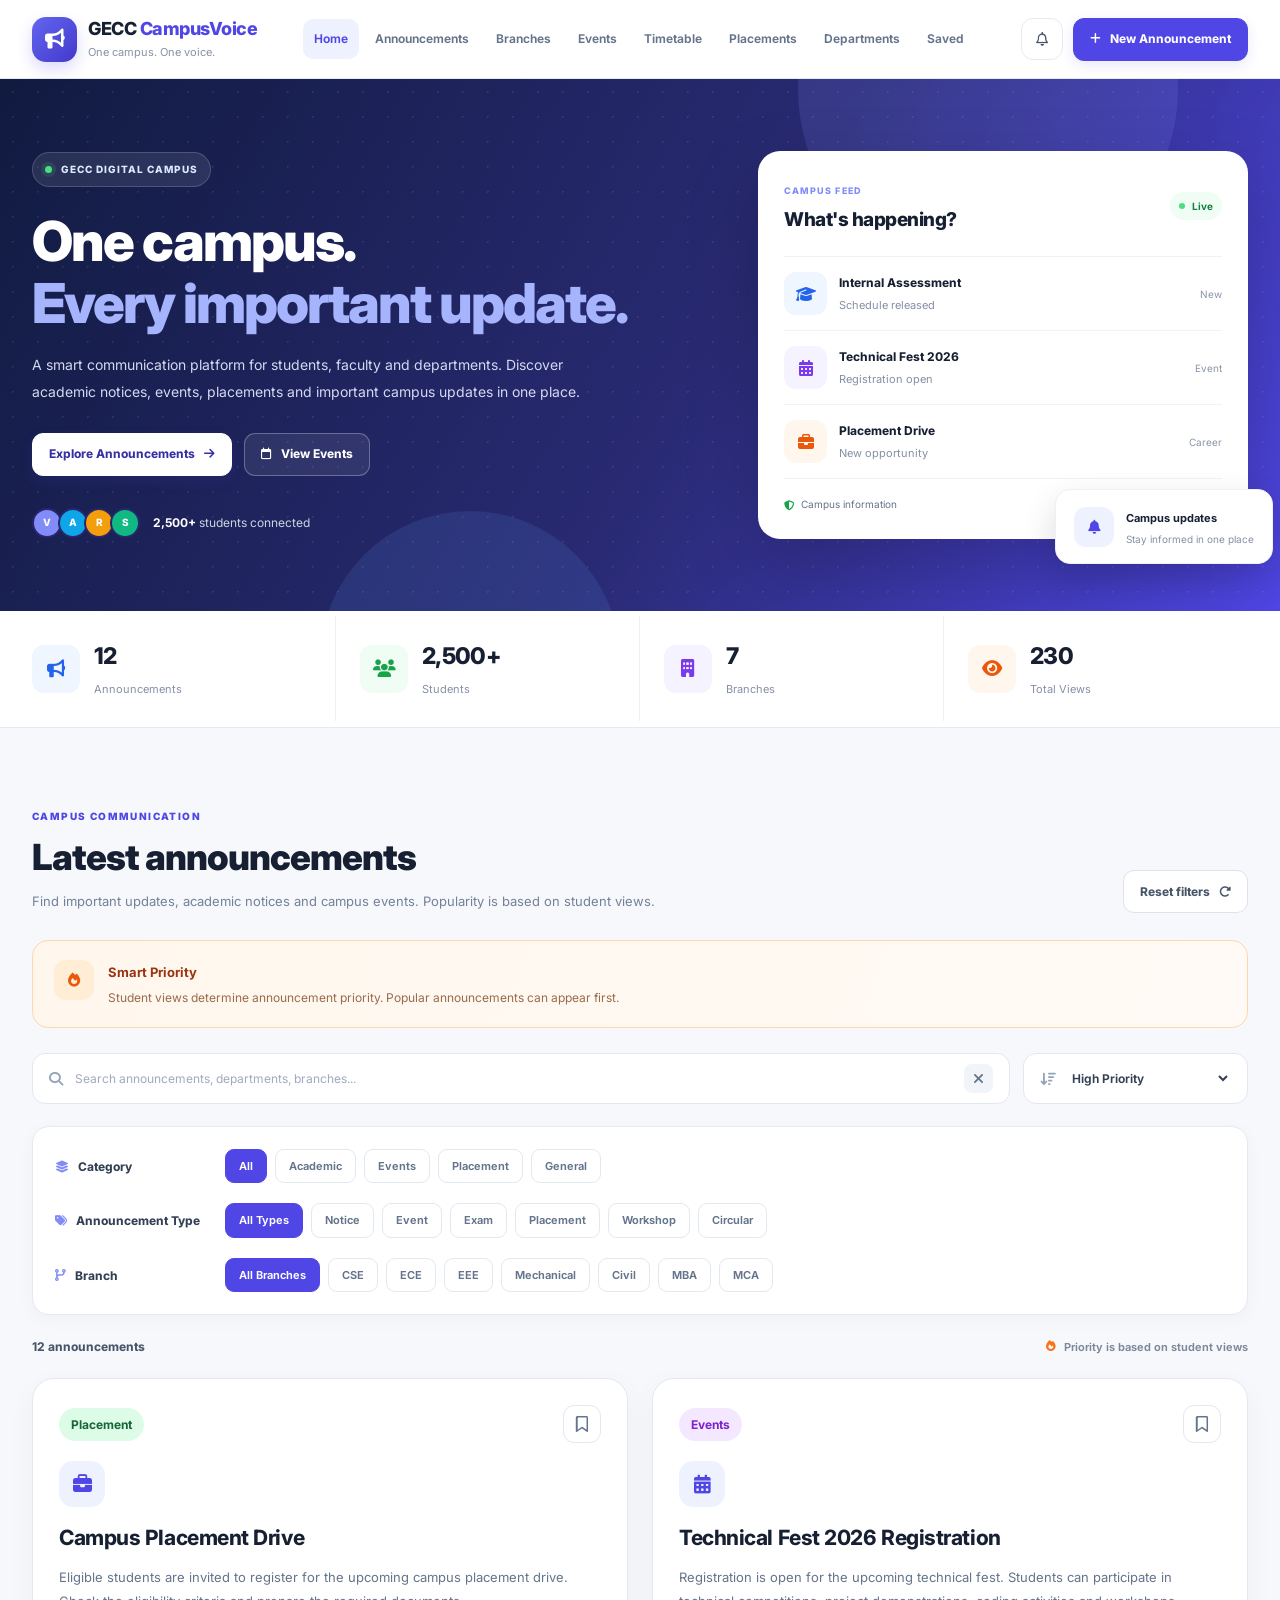
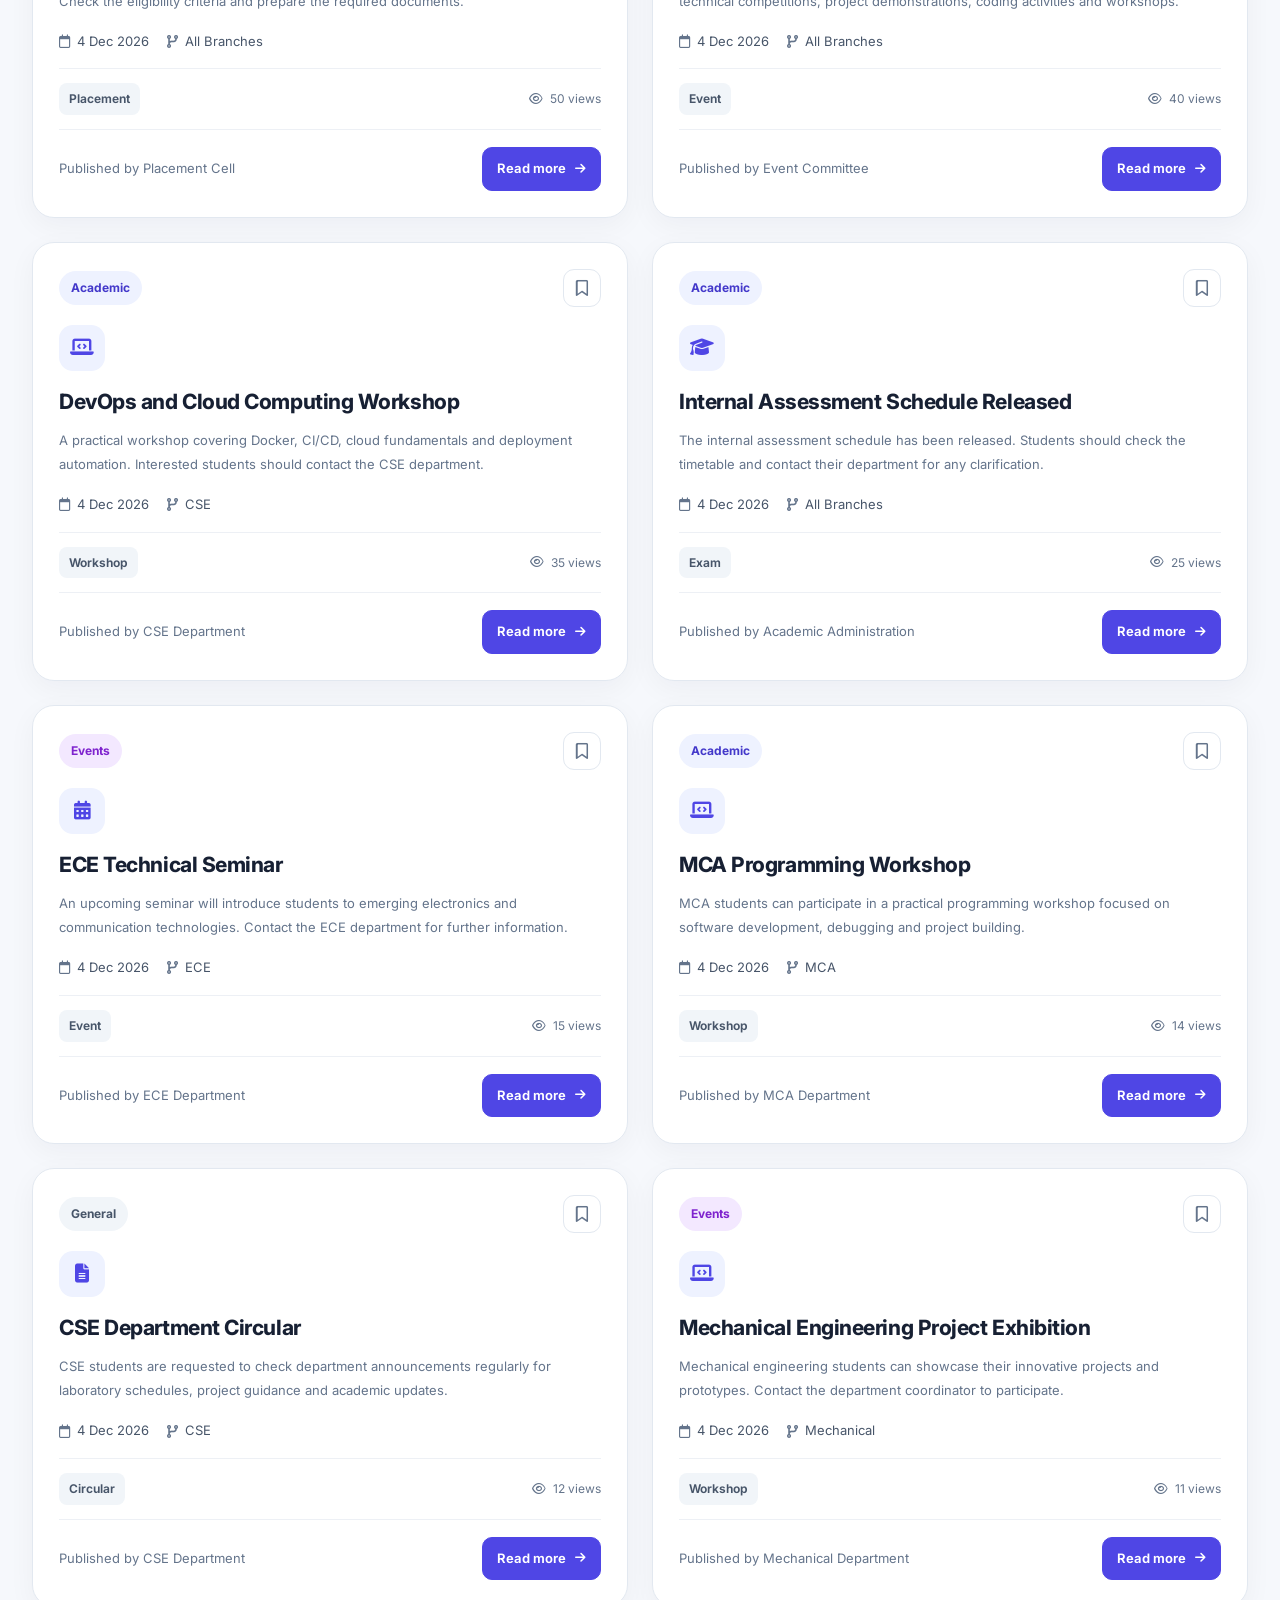
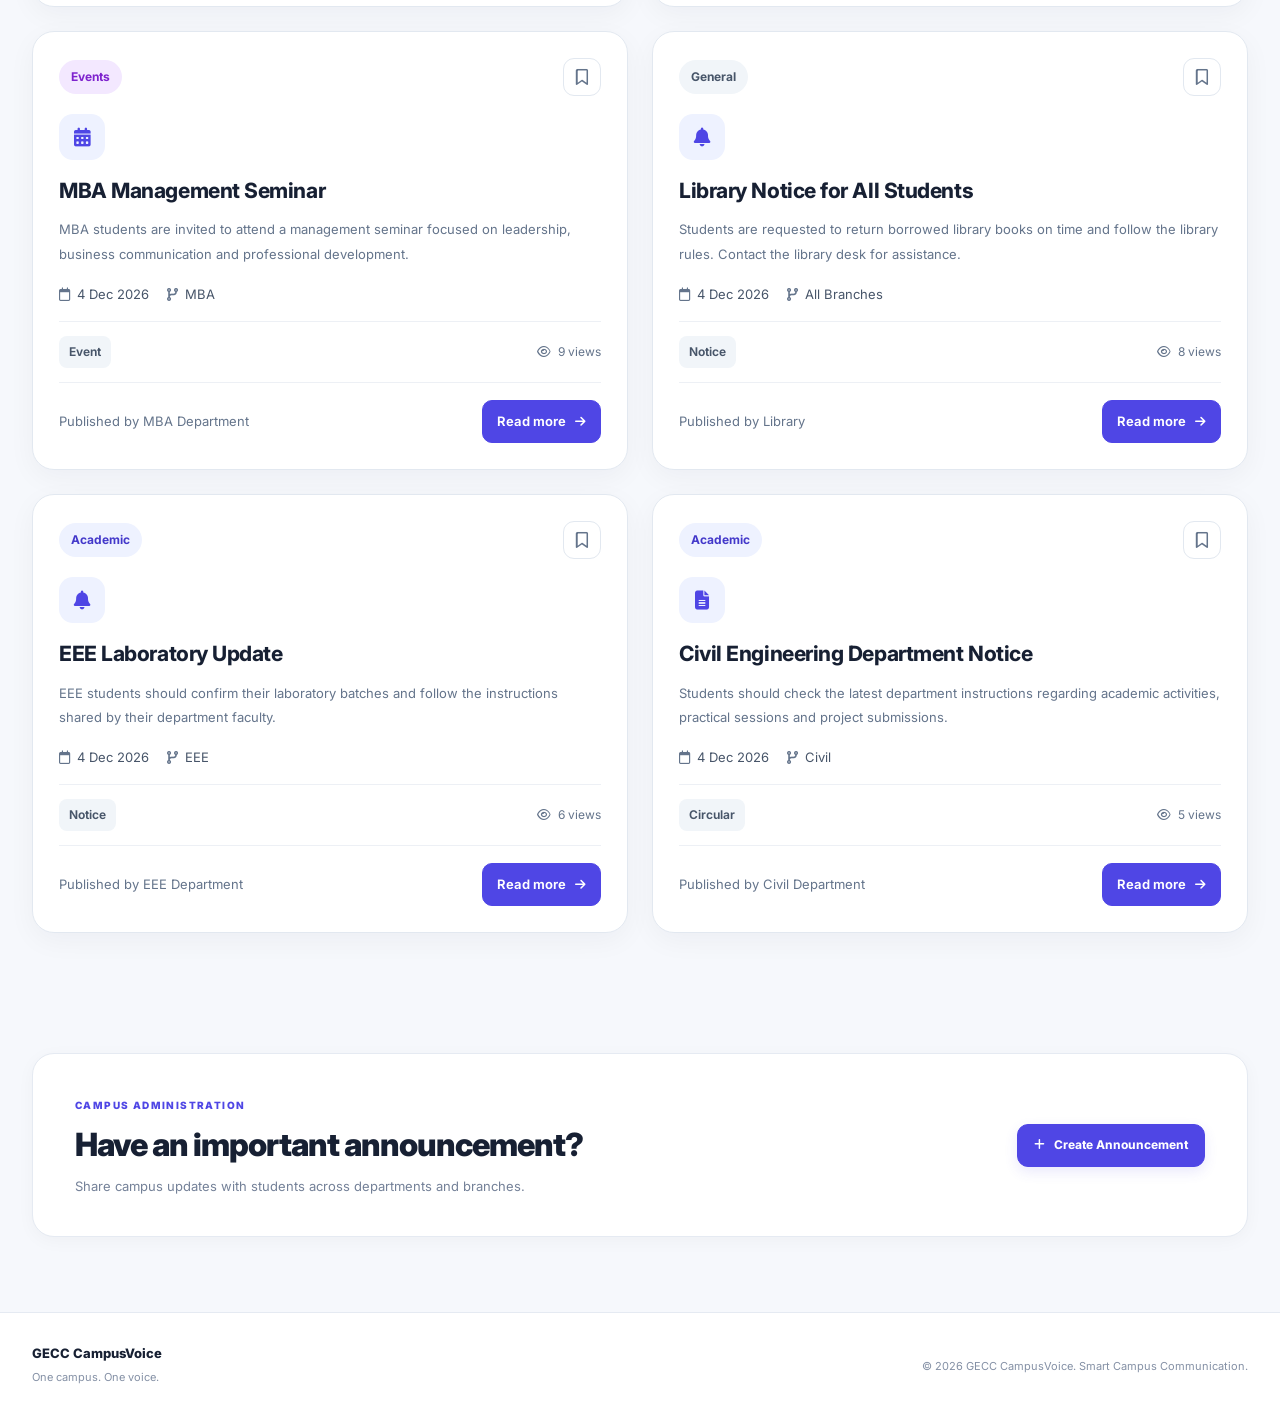
<file: index.html>
<!DOCTYPE html>
<html lang="en">
<head>
    <meta charset="UTF-8">
    <meta name="viewport" content="width=device-width, initial-scale=1.0">
    <meta name="description" content="GECC CampusVoice - Smart college communication platform">
    <meta name="theme-color" content="#2563eb">

    <title>GECC CampusVoice</title>

    <!-- Fonts -->
    <link rel="preconnect" href="https://fonts.googleapis.com">
    <link rel="preconnect" href="https://fonts.gstatic.com" crossorigin>
    <link href="https://fonts.googleapis.com/css2?family=Inter:wght@400;500;600;700;800&display=swap" rel="stylesheet">

    <!-- Icons -->
    <link rel="stylesheet" href="https://cdnjs.cloudflare.com/ajax/libs/font-awesome/6.5.2/css/all.min.css">

    <!-- Styles and JavaScript -->
    <link rel="stylesheet" href="style.css">
    <script src="script.js" defer></script>
</head>

<body>
    <!-- HEADER -->
    <header class="header" id="home">
        <div class="header-container">
            <a href="#home" class="brand">
                <div class="brand-icon">
                    <i class="fa-solid fa-bullhorn"></i>
                </div>
                <div class="brand-text">
                    <h1>GECC <span>CampusVoice</span></h1>
                    <p>One campus. One voice.</p>
                </div>
            </a>

            <nav class="navigation" aria-label="Main navigation">
                <a href="#home" class="nav-link active">Home</a>
                <a href="#announcements" class="nav-link">Announcements</a>
                <a href="#branches" class="nav-link">Branches</a>
                <a href="#announcements" class="nav-link" data-nav-type="event">Events</a>
                <a href="timetable.html" class="nav-link">Timetable</a>
                <a href="placements.html" class="nav-link">Placements</a>
                <a href="departments.html" class="nav-link">Departments</a>
                <a href="saved.html" class="nav-link">Saved</a>
            </nav>

            <div class="header-actions">
                <button
                    class="icon-button notification-button"
                    id="notificationToggle"
                    type="button"
                    aria-label="Show notifications"
                    aria-controls="notificationPanel"
                    aria-expanded="false"
                    title="Notifications">
                    <i class="fa-regular fa-bell"></i>
                    <span id="notificationBadge" class="notification-badge" hidden>0</span>
                </button>

                <button class="new-button" id="openAnnouncementModal" type="button">
                    <i class="fa-solid fa-plus"></i>
                    New Announcement
                </button>

                <button
                    class="mobile-menu-button"
                    type="button"
                    aria-label="Open menu"
                    aria-expanded="false">
                    <i class="fa-solid fa-bars"></i>
                </button>
            </div>
        </div>
    </header>

    <main>
        <!-- HERO -->
        <section class="hero">
            <div class="hero-orb orb-one"></div>
            <div class="hero-orb orb-two"></div>

            <div class="hero-container">
                <div class="hero-content">
                    <span class="hero-badge">
                        <span class="live-dot"></span>
                        GECC DIGITAL CAMPUS
                    </span>

                    <h2>
                        One campus.
                        <span>Every important update.</span>
                    </h2>

                    <p class="hero-description">
                        A smart communication platform for students, faculty and
                        departments. Discover academic notices, events, placements
                        and important campus updates in one place.
                    </p>

                    <div class="hero-actions">
                        <button class="primary-button" id="exploreButton" type="button">
                            Explore Announcements
                            <i class="fa-solid fa-arrow-right"></i>
                        </button>

                        <button class="secondary-button" id="eventButton" type="button">
                            <i class="fa-regular fa-calendar"></i>
                            View Events
                        </button>
                    </div>

                    <div class="hero-trust">
                        <div class="avatar-stack" aria-hidden="true">
                            <span>V</span>
                            <span>A</span>
                            <span>R</span>
                            <span>S</span>
                        </div>
                        <p><strong>2,500+</strong> students connected</p>
                    </div>
                </div>

                <div class="hero-dashboard">
                    <div class="dashboard-window">
                        <div class="dashboard-top">
                            <div>
                                <span>CAMPUS FEED</span>
                                <h3>What's happening?</h3>
                            </div>
                            <div class="online">
                                <span></span>
                                Live
                            </div>
                        </div>

                        <div class="dashboard-item">
                            <div class="dashboard-icon blue">
                                <i class="fa-solid fa-graduation-cap"></i>
                            </div>
                            <div>
                                <strong>Internal Assessment</strong>
                                <p>Schedule released</p>
                            </div>
                            <small>New</small>
                        </div>

                        <div class="dashboard-item">
                            <div class="dashboard-icon purple">
                                <i class="fa-solid fa-calendar-days"></i>
                            </div>
                            <div>
                                <strong>Technical Fest 2026</strong>
                                <p>Registration open</p>
                            </div>
                            <small>Event</small>
                        </div>

                        <div class="dashboard-item">
                            <div class="dashboard-icon orange">
                                <i class="fa-solid fa-briefcase"></i>
                            </div>
                            <div>
                                <strong>Placement Drive</strong>
                                <p>New opportunity</p>
                            </div>
                            <small>Career</small>
                        </div>

                        <div class="dashboard-bottom">
                            <span>
                                <i class="fa-solid fa-shield-halved"></i>
                                Campus information
                            </span>
                            <i class="fa-solid fa-arrow-up-right-from-square"></i>
                        </div>
                    </div>

                    <div class="floating-notification">
                        <div class="floating-notification-icon">
                            <i class="fa-solid fa-bell"></i>
                        </div>
                        <div>
                            <strong>Campus updates</strong>
                            <p>Stay informed in one place</p>
                        </div>
                    </div>
                </div>
            </div>
        </section>

        <!-- STATISTICS -->
        <section class="stats">
            <div class="stats-container">
                <div class="stat-item">
                    <div class="stat-icon blue">
                        <i class="fa-solid fa-bullhorn"></i>
                    </div>
                    <div>
                        <strong id="announcementStat">0</strong>
                        <span>Announcements</span>
                    </div>
                </div>

                <div class="stat-item">
                    <div class="stat-icon green">
                        <i class="fa-solid fa-users"></i>
                    </div>
                    <div>
                        <strong>2,500+</strong>
                        <span>Students</span>
                    </div>
                </div>

                <div class="stat-item">
                    <div class="stat-icon purple">
                        <i class="fa-solid fa-building"></i>
                    </div>
                    <div>
                        <strong>7</strong>
                        <span>Branches</span>
                    </div>
                </div>

                <div class="stat-item">
                    <div class="stat-icon orange">
                        <i class="fa-solid fa-eye"></i>
                    </div>
                    <div>
                        <strong id="popularStat">0</strong>
                        <span>Total Views</span>
                    </div>
                </div>
            </div>
        </section>

        <!-- ANNOUNCEMENTS -->
        <section class="announcements" id="announcements">
            <div class="section-container">
                <div class="section-heading">
                    <div>
                        <span class="section-label">CAMPUS COMMUNICATION</span>
                        <h2>Latest announcements</h2>
                        <p>
                            Find important updates, academic notices and campus events.
                            Popularity is based on student views.
                        </p>
                    </div>

                    <button class="view-all" type="button" id="viewAll">
                        Reset filters
                        <i class="fa-solid fa-rotate-right"></i>
                    </button>
                </div>

                <!-- PRIORITY INFORMATION -->
                <div class="priority-info">
                    <div class="priority-info-icon">
                        <i class="fa-solid fa-fire"></i>
                    </div>
                    <div>
                        <strong>Smart Priority</strong>
                        <p>
                            Student views determine announcement priority.
                            Popular announcements can appear first.
                        </p>
                    </div>
                </div>

                <!-- SEARCH AND SORT -->
                <div class="search-row">
                    <div class="search-box">
                        <i class="fa-solid fa-magnifying-glass"></i>
                        <input
                            type="search"
                            id="announcementSearch"
                            placeholder="Search announcements, departments, branches..."
                            autocomplete="off"
                            aria-label="Search announcements">

                        <button
                            id="clearSearch"
                            class="clear-search"
                            type="button"
                            title="Clear search"
                            aria-label="Clear search">
                            <i class="fa-solid fa-xmark"></i>
                        </button>
                    </div>

                    <div class="sort-box">
                        <i class="fa-solid fa-arrow-down-wide-short"></i>
                        <select id="sortAnnouncements" aria-label="Sort announcements">
                            <option value="priority">High Priority</option>
                            <option value="latest">Latest</option>
                            <option value="clicks">Most Clicked</option>
                            <option value="title">A - Z</option>
                        </select>
                    </div>
                </div>

                <!-- FILTERS -->
                <div class="filter-panel">
                    <div class="filter-group">
                        <div class="filter-title">
                            <i class="fa-solid fa-layer-group"></i>
                            Category
                        </div>

                        <div class="filter-buttons">
                            <button class="filter category-filter active" data-category="all" type="button">All</button>
                            <button class="filter category-filter" data-category="academic" type="button">Academic</button>
                            <button class="filter category-filter" data-category="events" type="button">Events</button>
                            <button class="filter category-filter" data-category="placement" type="button">Placement</button>
                            <button class="filter category-filter" data-category="general" type="button">General</button>
                        </div>
                    </div>

                    <div class="filter-group">
                        <div class="filter-title">
                            <i class="fa-solid fa-tags"></i>
                            Announcement Type
                        </div>

                        <div class="filter-buttons">
                            <button class="filter type-filter active" data-type="all" type="button">All Types</button>
                            <button class="filter type-filter" data-type="notice" type="button">Notice</button>
                            <button class="filter type-filter" data-type="event" type="button">Event</button>
                            <button class="filter type-filter" data-type="exam" type="button">Exam</button>
                            <button class="filter type-filter" data-type="placement" type="button">Placement</button>
                            <button class="filter type-filter" data-type="workshop" type="button">Workshop</button>
                            <button class="filter type-filter" data-type="circular" type="button">Circular</button>
                        </div>
                    </div>

                    <div class="filter-group" id="branches">
                        <div class="filter-title">
                            <i class="fa-solid fa-code-branch"></i>
                            Branch
                        </div>

                        <div class="filter-buttons">
                            <button class="filter branch-filter active" data-branch="all" type="button">All Branches</button>
                            <button class="filter branch-filter" data-branch="cse" type="button">CSE</button>
                            <button class="filter branch-filter" data-branch="ece" type="button">ECE</button>
                            <button class="filter branch-filter" data-branch="eee" type="button">EEE</button>
                            <button class="filter branch-filter" data-branch="me" type="button">Mechanical</button>
                            <button class="filter branch-filter" data-branch="civil" type="button">Civil</button>
                            <button class="filter branch-filter" data-branch="mba" type="button">MBA</button>
                            <button class="filter branch-filter" data-branch="mca" type="button">MCA</button>
                        </div>
                    </div>
                </div>

                <!-- RESULT INFORMATION -->
                <div class="result-bar">
                    <span id="resultCount">0 announcements</span>
                    <span class="priority-result">
                        <i class="fa-solid fa-fire"></i>
                        Priority is based on student views
                    </span>
                </div>

                <!-- DYNAMIC ANNOUNCEMENT CARDS -->
                <div class="announcement-grid" id="announcementGrid"></div>

                <!-- NO RESULTS -->
                <div class="no-results" id="noResults" hidden>
                    <div class="no-results-icon">
                        <i class="fa-solid fa-magnifying-glass"></i>
                    </div>
                    <h3>No announcements found</h3>
                    <p>Try changing your search or filters.</p>
                    <button type="button" id="resetNoResults" class="secondary-button">
                        Reset Filters
                    </button>
                </div>
            </div>
        </section>

        <!-- CALL TO ACTION -->
        <section class="cta">
            <div class="cta-container">
                <div>
                    <span class="section-label">CAMPUS ADMINISTRATION</span>
                    <h2>Have an important announcement?</h2>
                    <p>
                        Share campus updates with students across departments
                        and branches.
                    </p>
                </div>

                <button class="primary-button" id="openAnnouncementModalCta" type="button">
                    <i class="fa-solid fa-plus"></i>
                    Create Announcement
                </button>
            </div>
        </section>
    </main>

    <!-- CREATE ANNOUNCEMENT MODAL -->
    <div class="modal-overlay" id="announcementModal" aria-hidden="true" hidden>
        <div class="modal" role="dialog" aria-modal="true" aria-labelledby="modalTitle">
            <div class="modal-header">
                <div>
                    <span class="modal-label">CAMPUS ADMINISTRATION</span>
                    <h2 id="modalTitle">Create Announcement</h2>
                    <p>Add a new campus update for students.</p>
                </div>

                <button
                    class="modal-close"
                    id="closeAnnouncementModal"
                    type="button"
                    aria-label="Close create announcement">
                    <i class="fa-solid fa-xmark"></i>
                </button>
            </div>

            <form id="announcementForm">
                <div class="form-grid">
                    <div class="form-group full">
                        <label for="announcementTitle">Announcement Title</label>
                        <input
                            type="text"
                            id="announcementTitle"
                            placeholder="Example: Internal Assessment Schedule Released"
                            maxlength="100"
                            required>
                    </div>

                    <div class="form-group full">
                        <label for="announcementDescription">Description</label>
                        <textarea
                            id="announcementDescription"
                            rows="5"
                            maxlength="500"
                            placeholder="Write the important details..."
                            required></textarea>
                    </div>

                    <div class="form-group">
                        <label for="announcementCategory">Category</label>
                        <select id="announcementCategory" required>
                            <option value="academic">Academic</option>
                            <option value="events">Events</option>
                            <option value="placement">Placement</option>
                            <option value="general">General</option>
                        </select>
                    </div>

                    <div class="form-group">
                        <label for="announcementType">Announcement Type</label>
                        <select id="announcementType" required>
                            <option value="notice">Notice</option>
                            <option value="event">Event</option>
                            <option value="exam">Exam</option>
                            <option value="placement">Placement</option>
                            <option value="workshop">Workshop</option>
                            <option value="circular">Circular</option>
                        </select>
                    </div>

                    <div class="form-group">
                        <label for="announcementBranch">Branch</label>
                        <select id="announcementBranch" required>
                            <option value="all">All Branches</option>
                            <option value="cse">CSE</option>
                            <option value="ece">ECE</option>
                            <option value="eee">EEE</option>
                            <option value="me">Mechanical</option>
                            <option value="civil">Civil</option>
                            <option value="mba">MBA</option>
                            <option value="mca">MCA</option>
                        </select>
                    </div>

                    <div class="form-group">
                        <label for="announcementDate">Announcement Date</label>
                        <input type="date" id="announcementDate" required>
                    </div>

                    <div class="form-group">
                        <label for="announcementExpiry">Expiry Date (optional)</label>
                        <input type="date" id="announcementExpiry" name="expiryDate">
                    </div>

                    <div class="form-group full">
                        <label for="announcementAuthor">Published By</label>
                        <input
                            type="text"
                            id="announcementAuthor"
                            placeholder="Example: CSE Department"
                            maxlength="80"
                            required>
                    </div>
                </div>

                <div class="priority-note">
                    <i class="fa-solid fa-fire"></i>
                    <div>
                        <strong>Priority is automatic</strong>
                        <p>Student views determine priority.</p>
                    </div>
                </div>

                <div class="modal-actions">
                    <button
                        type="button"
                        class="cancel-button"
                        id="cancelAnnouncement">
                        Cancel
                    </button>

                    <button type="submit" class="primary-button">
                        <i class="fa-solid fa-paper-plane"></i>
                        Publish Announcement
                    </button>
                </div>
            </form>
        </div>
    </div>

    <!-- ANNOUNCEMENT DETAILS MODAL -->
    <div class="modal-overlay" id="detailsModal" aria-hidden="true" hidden>
        <div
            class="details-modal"
            role="dialog"
            aria-modal="true"
            aria-label="Announcement details">

            <button
                class="modal-close details-close"
                id="closeDetailsModal"
                type="button"
                aria-label="Close announcement details">
                <i class="fa-solid fa-xmark"></i>
            </button>

            <div id="detailsContent"></div>
        </div>
    </div>

    <!-- NOTIFICATION CENTER -->
    <div
        class="notification-panel"
        id="notificationPanel"
        role="dialog"
        aria-label="Notifications"
        hidden>

        <div class="notification-header">
            <h3>Notifications</h3>
            <button id="markAllRead" type="button">Mark all read</button>
        </div>

        <div id="notificationList">
            <p class="empty-notifications">No notifications yet.</p>
        </div>
    </div>

    <!-- TOAST MESSAGES -->
    <div class="toast-container" id="toastContainer" aria-live="polite"></div>

    <!-- FOOTER -->
    <footer class="footer">
        <div class="footer-container">
            <div>
                <strong>GECC CampusVoice</strong>
                <p>One campus. One voice.</p>
            </div>
            <p>© 2026 GECC CampusVoice. Smart Campus Communication.</p>
        </div>
    </footer>
</body>
</html>
</file>
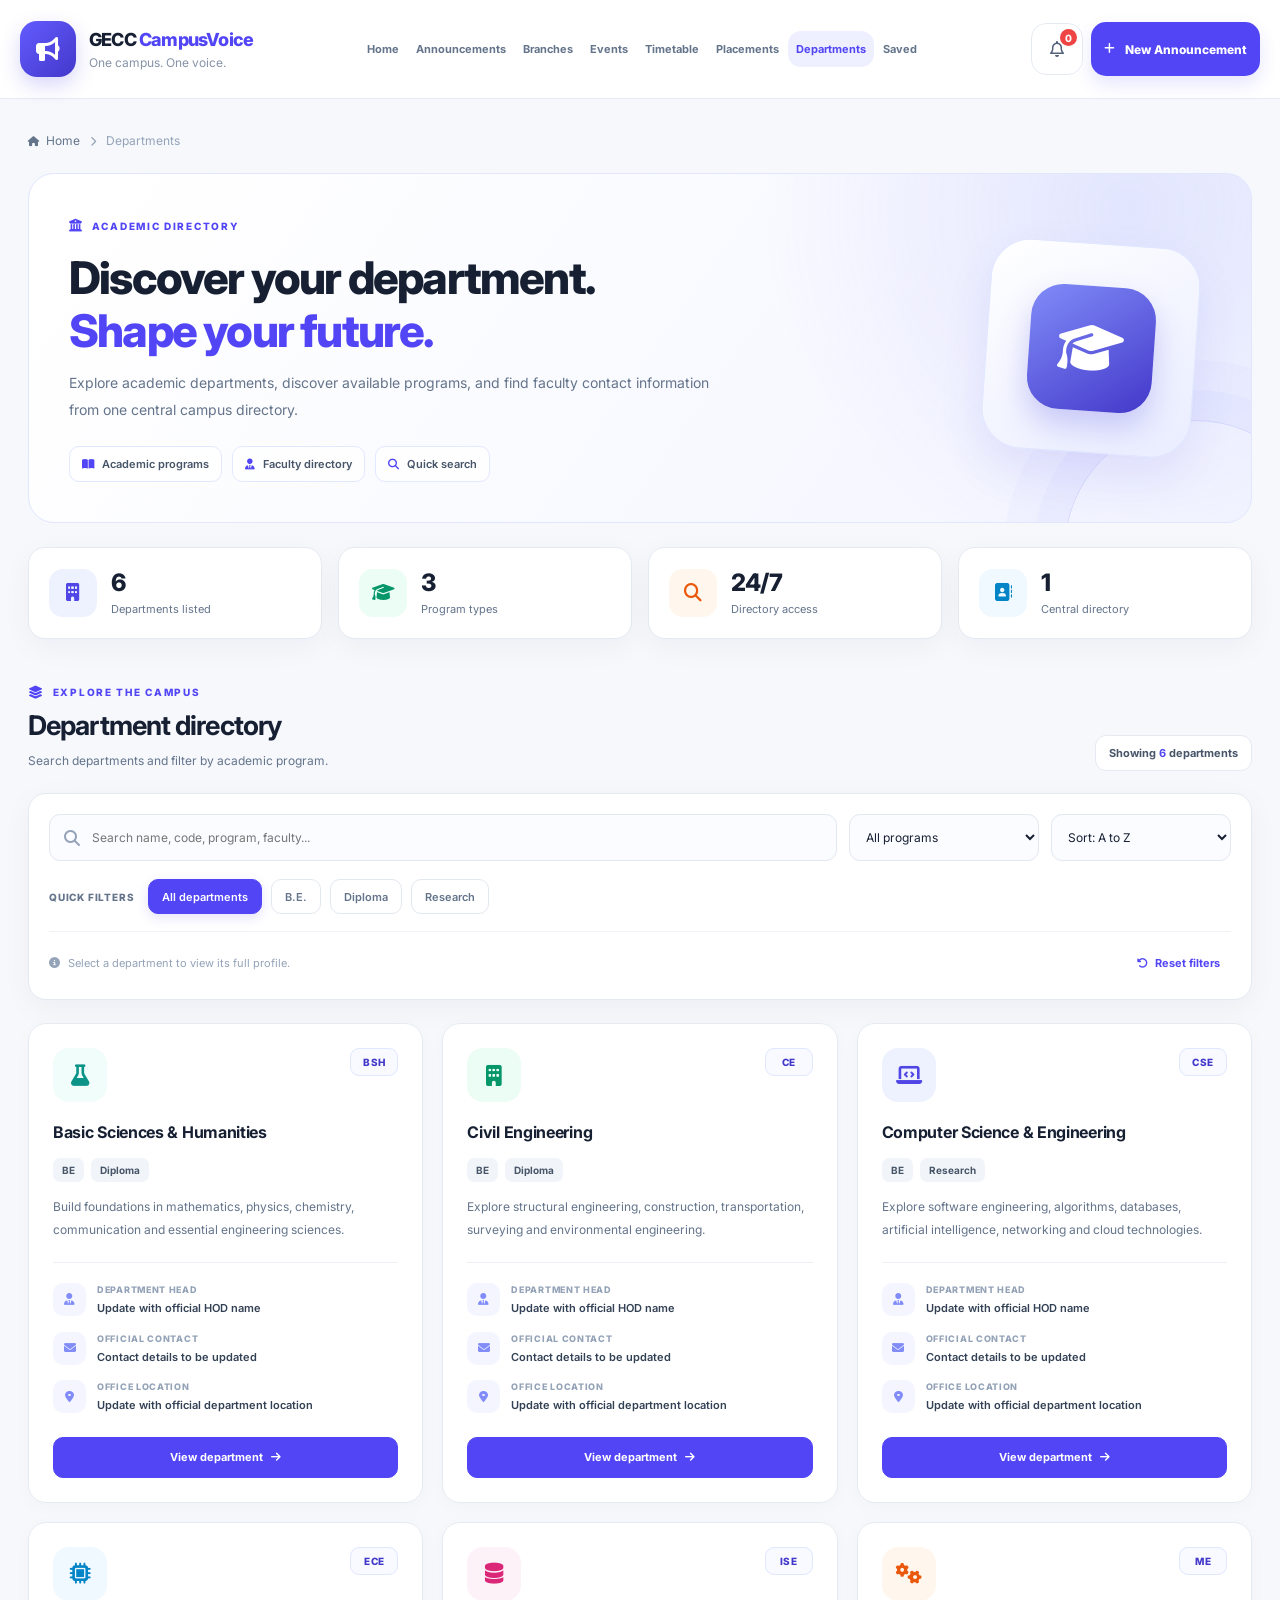
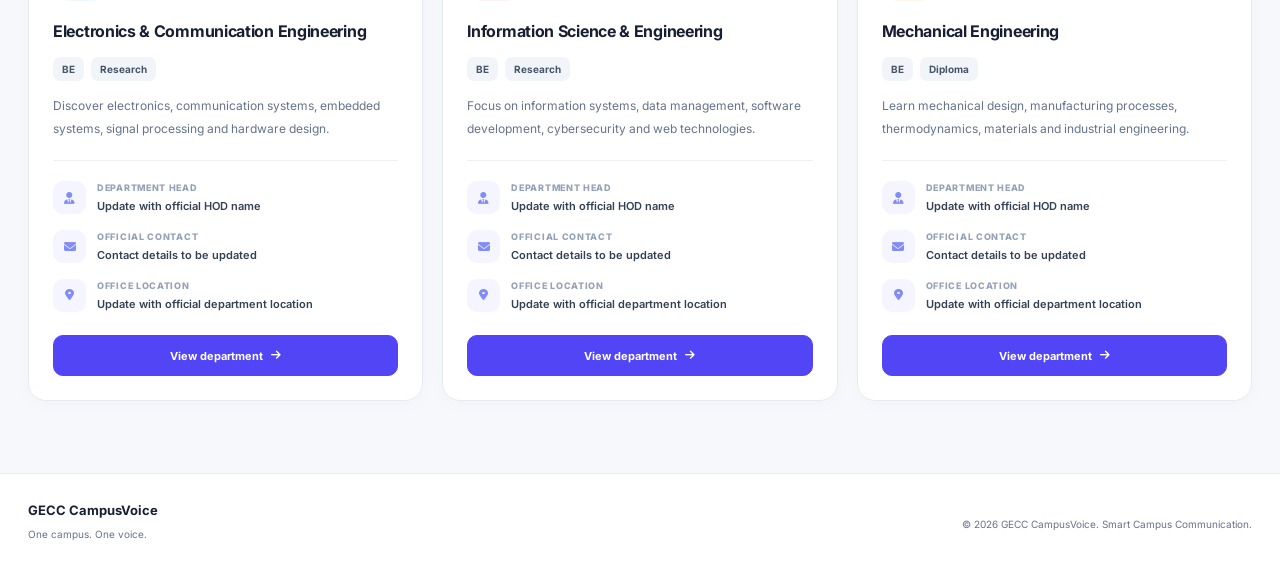
<file: departments.html>
<!DOCTYPE html>
<html lang="en">
<head>
    <meta charset="UTF-8">
    <meta name="viewport" content="width=device-width, initial-scale=1.0">
    <meta name="description" content="Explore GECC CampusVoice departments, academic programs and faculty contacts.">
    <meta name="theme-color" content="#f8faff">
    <title>Departments | GECC CampusVoice</title>

    <link rel="preconnect" href="https://fonts.googleapis.com">
    <link rel="preconnect" href="https://fonts.gstatic.com" crossorigin>
    <link href="https://fonts.googleapis.com/css2?family=Inter:wght@400;500;600;700;800&display=swap" rel="stylesheet">
    <link rel="stylesheet" href="https://cdnjs.cloudflare.com/ajax/libs/font-awesome/6.5.2/css/all.min.css">

    <style>
        :root {
            --primary: #5145f5;
            --primary-dark: #4035d9;
            --primary-light: #eef0ff;
            --text: #172033;
            --muted: #64748b;
            --border: #e5eaf2;
            --background: #f6f8fc;
            --white: #ffffff;
            --radius: 18px;
            --shadow: 0 8px 30px rgba(15, 23, 42, 0.045);
        }

        * {
            box-sizing: border-box;
        }

        html {
            scroll-behavior: smooth;
            scroll-padding-top: 110px;
        }

        body {
            margin: 0;
            color: var(--text);
            background: var(--background);
            font-family: "Inter", sans-serif;
            -webkit-font-smoothing: antialiased;
        }

        body.modal-open {
            overflow: hidden;
        }

        button,
        input,
        select {
            font: inherit;
        }

        button,
        a,
        input,
        select {
            -webkit-tap-highlight-color: transparent;
        }

        button:focus-visible,
        a:focus-visible,
        input:focus-visible,
        select:focus-visible {
            outline: 3px solid rgba(81, 69, 245, 0.3);
            outline-offset: 3px;
        }

        a {
            color: inherit;
        }

        /* =========================
           SHARED NAVBAR
        ========================= */

        .header {
            position: sticky;
            top: 0;
            z-index: 1000;
            background: rgba(255, 255, 255, 0.97);
            border-bottom: 1px solid var(--border);
            backdrop-filter: blur(18px);
        }

        .header-container {
            width: 100%;
            max-width: 1900px;
            min-height: 98px;
            margin: auto;
            padding: 12px 2.4%;
            display: flex;
            align-items: center;
            justify-content: space-between;
            gap: 20px;
        }

        .brand {
            display: flex;
            align-items: center;
            gap: 13px;
            flex-shrink: 0;
            text-decoration: none;
        }

        .brand-icon {
            width: 56px;
            height: 56px;
            display: grid;
            place-items: center;
            border-radius: 17px;
            color: white;
            background: linear-gradient(135deg, #635bff, #4338ca);
            box-shadow: 0 8px 20px rgba(79, 70, 229, 0.22);
            font-size: 24px;
        }

        .brand-text h1 {
            margin: 0;
            color: var(--text);
            font-size: 21px;
            font-weight: 800;
            letter-spacing: -0.8px;
            white-space: nowrap;
        }

        .brand-text h1 span {
            color: var(--primary);
        }

        .brand-text p {
            margin: 5px 0 0;
            color: #8793a8;
            font-size: 12px;
        }

        .navigation {
            display: flex;
            align-items: center;
            justify-content: center;
            gap: 4px;
        }

        .nav-link {
            display: inline-flex;
            align-items: center;
            justify-content: center;
            padding: 14px 12px;
            border-radius: 13px;
            color: #64748b;
            text-decoration: none;
            font-size: 12px;
            font-weight: 700;
            white-space: nowrap;
            transition: background 0.2s, color 0.2s;
        }

        .nav-link:hover,
        .nav-link.active {
            color: var(--primary);
            background: var(--primary-light);
        }

        .header-actions {
            display: flex;
            align-items: center;
            gap: 12px;
            flex-shrink: 0;
        }

        .icon-button,
        .mobile-menu-button {
            position: relative;
            width: 52px;
            height: 52px;
            display: grid;
            place-items: center;
            border: 1px solid var(--border);
            border-radius: 15px;
            background: white;
            color: #526078;
            cursor: pointer;
        }

        .icon-button:hover,
        .mobile-menu-button:hover {
            color: var(--primary);
            background: #f8f9ff;
        }

        .notification-badge {
            position: absolute;
            top: 5px;
            right: 5px;
            min-width: 17px;
            height: 17px;
            padding: 0 4px;
            display: grid;
            place-items: center;
            border-radius: 20px;
            color: white;
            background: #ef4444;
            font-size: 10px;
            font-weight: 800;
        }

        .new-button {
            min-height: 54px;
            padding: 0 20px;
            display: inline-flex;
            align-items: center;
            justify-content: center;
            gap: 10px;
            border-radius: 15px;
            color: white;
            background: var(--primary);
            box-shadow: 0 8px 18px rgba(81, 69, 245, 0.14);
            text-decoration: none;
            font-size: 13px;
            font-weight: 800;
            white-space: nowrap;
            transition: background 0.2s, transform 0.2s;
        }

        .new-button:hover {
            background: var(--primary-dark);
            transform: translateY(-1px);
        }

        .mobile-menu-button {
            display: none;
        }

        /* =========================
           MAIN PAGE
        ========================= */

        .department-page {
            width: 100%;
            max-width: 1440px;
            margin: auto;
            padding: 34px 28px 72px;
        }

        .breadcrumb {
            display: flex;
            align-items: center;
            flex-wrap: wrap;
            gap: 10px;
            margin-bottom: 25px;
            color: #94a3b8;
            font-size: 12px;
        }

        .breadcrumb a {
            display: inline-flex;
            align-items: center;
            gap: 7px;
            color: #64748b;
            text-decoration: none;
        }

        .breadcrumb a:hover {
            color: var(--primary);
        }

        .breadcrumb i {
            font-size: 10px;
        }

        /* =========================
           SHARED HERO DESIGN
        ========================= */

        .shared-hero {
            position: relative;
            isolation: isolate;
            overflow: hidden;
            padding: 40px;
            border: 1px solid #e0e7ff;
            border-radius: 26px;
            background:
                radial-gradient(circle at 90% 10%, rgba(129, 140, 248, 0.17), transparent 32%),
                linear-gradient(125deg, #ffffff 5%, #f3f5ff 100%);
        }

        .shared-hero::after {
            content: "";
            position: absolute;
            z-index: -1;
            width: 260px;
            height: 260px;
            right: -75px;
            bottom: -160px;
            border: 1px solid rgba(99, 102, 241, 0.18);
            border-radius: 50%;
            box-shadow:
                0 0 0 30px rgba(99, 102, 241, 0.035),
                0 0 0 60px rgba(99, 102, 241, 0.025);
            pointer-events: none;
        }

        .hero-layout {
            display: grid;
            grid-template-columns: minmax(0, 1fr) 240px;
            align-items: center;
            gap: 35px;
        }

        .eyebrow {
            display: inline-flex;
            align-items: center;
            gap: 8px;
            color: var(--primary);
            font-size: 10px;
            font-weight: 800;
            letter-spacing: 1.7px;
            text-transform: uppercase;
        }

        .eyebrow i {
            font-size: 13px;
        }

        .shared-hero h2 {
            max-width: 720px;
            margin: 17px 0 13px;
            color: var(--text);
            font-size: clamp(30px, 4vw, 45px);
            line-height: 1.18;
            letter-spacing: -1.8px;
            font-weight: 800;
        }

        .shared-hero h2 span {
            display: block;
            color: var(--primary);
        }

        .hero-description {
            max-width: 650px;
            margin: 0;
            color: var(--muted);
            font-size: 14px;
            line-height: 1.9;
        }

        .hero-badges {
            display: flex;
            flex-wrap: wrap;
            gap: 10px;
            margin-top: 23px;
        }

        .hero-badge {
            display: inline-flex;
            align-items: center;
            gap: 8px;
            padding: 10px 12px;
            border: 1px solid #e2e8ff;
            border-radius: 10px;
            background: rgba(255, 255, 255, 0.85);
            color: #475569;
            font-size: 11px;
            font-weight: 600;
        }

        .hero-badge i {
            color: var(--primary);
        }

        .hero-art {
            width: 210px;
            height: 210px;
            display: grid;
            place-items: center;
            justify-self: center;
            border: 1px solid #e0e7ff;
            border-radius: 40px;
            background: linear-gradient(145deg, #ffffff, #e9edff);
            transform: rotate(4deg);
            box-shadow: 0 20px 45px rgba(79, 70, 229, 0.1);
        }

        .hero-art-inner {
            width: 125px;
            height: 125px;
            display: grid;
            place-items: center;
            border-radius: 32px;
            color: white;
            background: linear-gradient(145deg, #818cf8, #4338ca);
            font-size: 52px;
            box-shadow: 0 15px 30px rgba(79, 70, 229, 0.25);
        }

        /* =========================
           STATISTICS
        ========================= */

        .department-stats {
            display: grid;
            grid-template-columns: repeat(4, minmax(0, 1fr));
            gap: 16px;
            margin: 24px 0 42px;
        }

        .stat-card {
            min-width: 0;
            display: flex;
            align-items: center;
            gap: 14px;
            padding: 20px;
            border: 1px solid var(--border);
            border-radius: 17px;
            background: white;
            box-shadow: var(--shadow);
        }

        .stat-icon {
            width: 48px;
            height: 48px;
            display: grid;
            place-items: center;
            flex-shrink: 0;
            border-radius: 14px;
            font-size: 18px;
        }

        .stat-icon.indigo {
            color: #4f46e5;
            background: #eef2ff;
        }

        .stat-icon.green {
            color: #059669;
            background: #ecfdf5;
        }

        .stat-icon.orange {
            color: #ea580c;
            background: #fff7ed;
        }

        .stat-icon.blue {
            color: #0284c7;
            background: #f0f9ff;
        }

        .stat-number {
            display: block;
            font-size: 24px;
            font-weight: 800;
            letter-spacing: -0.8px;
        }

        .stat-label {
            display: block;
            margin-top: 4px;
            color: var(--muted);
            font-size: 11px;
            line-height: 1.5;
        }

        /* =========================
           DIRECTORY HEADING
        ========================= */

        .section-top {
            display: flex;
            align-items: flex-end;
            justify-content: space-between;
            gap: 18px;
            margin-bottom: 22px;
        }

        .section-top h2 {
            margin: 8px 0 0;
            font-size: 27px;
            letter-spacing: -0.9px;
        }

        .section-top p {
            margin: 8px 0 0;
            color: var(--muted);
            font-size: 12px;
            line-height: 1.8;
        }

        .directory-count {
            flex-shrink: 0;
            padding: 10px 13px;
            border: 1px solid var(--border);
            border-radius: 11px;
            background: white;
            color: #475569;
            font-size: 11px;
            font-weight: 700;
        }

        .directory-count strong {
            color: var(--primary);
        }

        /* =========================
           SEARCH AND FILTERS
        ========================= */

        .directory-toolbar {
            padding: 20px;
            margin-bottom: 23px;
            border: 1px solid var(--border);
            border-radius: 18px;
            background: white;
            box-shadow: var(--shadow);
        }

        .toolbar-top {
            display: grid;
            grid-template-columns: minmax(0, 1fr) 190px 180px;
            gap: 12px;
        }

        .search-control {
            position: relative;
            min-width: 0;
        }

        .search-control > i {
            position: absolute;
            top: 50%;
            left: 15px;
            color: #94a3b8;
            transform: translateY(-50%);
            pointer-events: none;
        }

        .search-control input,
        .toolbar-select {
            width: 100%;
            height: 47px;
            border: 1px solid #e2e8f0;
            border-radius: 11px;
            outline: none;
            background: #fbfcff;
            color: var(--text);
            font-size: 12px;
            transition: border-color 0.2s, box-shadow 0.2s;
        }

        .search-control input {
            padding: 0 42px;
        }

        .search-control input:focus,
        .toolbar-select:focus {
            border-color: #818cf8;
            box-shadow: 0 0 0 3px rgba(99, 102, 241, 0.1);
        }

        .search-clear {
            position: absolute;
            top: 50%;
            right: 8px;
            width: 30px;
            height: 30px;
            display: none;
            place-items: center;
            border: 0;
            border-radius: 8px;
            background: transparent;
            color: #64748b;
            cursor: pointer;
            transform: translateY(-50%);
        }

        .search-clear.visible {
            display: grid;
        }

        .toolbar-select {
            padding: 0 12px;
            cursor: pointer;
        }

        .filter-row {
            display: flex;
            align-items: center;
            flex-wrap: wrap;
            gap: 9px;
            margin-top: 18px;
        }

        .filter-label {
            margin-right: 5px;
            color: #64748b;
            font-size: 10px;
            font-weight: 800;
            letter-spacing: 0.8px;
        }

        .program-chip {
            min-height: 35px;
            padding: 8px 13px;
            border: 1px solid #e2e8f0;
            border-radius: 10px;
            background: white;
            color: #64748b;
            font-size: 11px;
            font-weight: 600;
            cursor: pointer;
            transition: all 0.2s ease;
        }

        .program-chip:hover {
            border-color: #c7d2fe;
            color: var(--primary);
        }

        .program-chip.active {
            border-color: var(--primary);
            background: var(--primary);
            color: white;
            box-shadow: 0 4px 12px rgba(79, 70, 229, 0.15);
        }

        .toolbar-bottom {
            display: flex;
            align-items: center;
            justify-content: space-between;
            flex-wrap: wrap;
            gap: 12px;
            margin-top: 17px;
            padding-top: 15px;
            border-top: 1px solid #f0f2f7;
        }

        .toolbar-hint {
            display: flex;
            align-items: center;
            gap: 8px;
            color: #94a3b8;
            font-size: 11px;
        }

        .reset-button {
            display: inline-flex;
            align-items: center;
            gap: 7px;
            padding: 9px 11px;
            border: 0;
            border-radius: 9px;
            background: transparent;
            color: var(--primary);
            font-size: 11px;
            font-weight: 700;
            cursor: pointer;
        }

        .reset-button:hover {
            background: var(--primary-light);
        }

        /* =========================
           DEPARTMENT CARDS
        ========================= */

        .department-grid {
            display: grid;
            grid-template-columns: repeat(3, minmax(0, 1fr));
            align-items: stretch;
            gap: 19px;
        }

        .department-card {
            min-width: 0;
            display: flex;
            flex-direction: column;
            padding: 24px;
            border: 1px solid var(--border);
            border-radius: var(--radius);
            background: white;
            box-shadow: 0 4px 20px rgba(15, 23, 42, 0.025);
            animation: cardAppear 0.3s ease both;
            transition: transform 0.2s ease, box-shadow 0.2s ease, border-color 0.2s ease;
        }

        .department-card:hover {
            transform: translateY(-4px);
            border-color: #d8ddff;
            box-shadow: 0 18px 42px rgba(15, 23, 42, 0.075);
        }

        @keyframes cardAppear {
            from {
                opacity: 0;
                transform: translateY(8px);
            }

            to {
                opacity: 1;
                transform: translateY(0);
            }
        }

        .card-top {
            display: flex;
            align-items: flex-start;
            justify-content: space-between;
            gap: 12px;
            margin-bottom: 18px;
        }

        .department-icon {
            width: 54px;
            height: 54px;
            display: grid;
            place-items: center;
            flex-shrink: 0;
            border-radius: 16px;
            color: #4f46e5;
            background: #eef2ff;
            font-size: 21px;
        }

        .department-icon.green {
            color: #059669;
            background: #ecfdf5;
        }

        .department-icon.orange {
            color: #ea580c;
            background: #fff7ed;
        }

        .department-icon.blue {
            color: #0284c7;
            background: #f0f9ff;
        }

        .department-icon.pink {
            color: #db2777;
            background: #fdf2f8;
        }

        .department-icon.teal {
            color: #0d9488;
            background: #f0fdfa;
        }

        .department-code {
            display: inline-flex;
            align-items: center;
            justify-content: center;
            min-width: 48px;
            padding: 7px 9px;
            border: 1px solid #e0e7ff;
            border-radius: 9px;
            background: #f8faff;
            color: #4338ca;
            font-size: 10px;
            font-weight: 800;
            letter-spacing: 0.5px;
        }

        .department-card h3 {
            margin: 0;
            font-size: 16px;
            line-height: 1.55;
            letter-spacing: -0.3px;
        }

        .program-tags {
            display: flex;
            flex-wrap: wrap;
            gap: 7px;
            margin: 13px 0 14px;
        }

        .program-tag {
            padding: 6px 9px;
            border-radius: 7px;
            background: #f1f5f9;
            color: #475569;
            font-size: 10px;
            font-weight: 700;
        }

        .department-description {
            margin: 0;
            color: var(--muted);
            font-size: 12px;
            line-height: 1.9;
        }

        .card-divider {
            height: 1px;
            margin: 20px 0;
            background: #edf0f5;
        }

        .department-contact {
            display: grid;
            gap: 14px;
        }

        .contact-row {
            display: flex;
            align-items: flex-start;
            gap: 11px;
            min-width: 0;
        }

        .contact-icon {
            width: 33px;
            height: 33px;
            display: grid;
            place-items: center;
            flex-shrink: 0;
            border-radius: 10px;
            background: #f4f5ff;
            color: #818cf8;
            font-size: 12px;
        }

        .contact-copy {
            min-width: 0;
            padding-top: 1px;
        }

        .contact-label {
            display: block;
            margin-bottom: 4px;
            color: #94a3b8;
            font-size: 9px;
            font-weight: 800;
            letter-spacing: 0.7px;
            text-transform: uppercase;
        }

        .contact-value {
            display: block;
            overflow-wrap: anywhere;
            color: #334155;
            font-size: 11px;
            font-weight: 600;
            line-height: 1.7;
        }

        .contact-value a {
            color: var(--primary);
            text-decoration: none;
        }

        .contact-value a:hover {
            text-decoration: underline;
        }

        .card-actions {
            display: flex;
            gap: 9px;
            margin-top: auto;
            padding-top: 22px;
        }

        .card-button {
            min-height: 41px;
            display: inline-flex;
            align-items: center;
            justify-content: center;
            gap: 8px;
            padding: 10px 12px;
            border: 1px solid var(--border);
            border-radius: 10px;
            background: white;
            color: #475569;
            font-size: 11px;
            font-weight: 700;
            text-decoration: none;
            cursor: pointer;
            transition: all 0.2s ease;
        }

        .card-button:hover {
            border-color: #c7d2fe;
            background: #f8faff;
            color: var(--primary);
        }

        .card-button.primary {
            flex: 1;
            border-color: var(--primary);
            background: var(--primary);
            color: white;
        }

        .card-button.primary:hover {
            border-color: var(--primary-dark);
            background: var(--primary-dark);
        }

        /* =========================
           EMPTY STATE
        ========================= */

        .empty-state {
            display: none;
            padding: 55px 20px;
            border: 1px dashed #cbd5e1;
            border-radius: 18px;
            background: white;
            text-align: center;
        }

        .empty-state.visible {
            display: block;
        }

        .empty-icon {
            width: 65px;
            height: 65px;
            display: grid;
            place-items: center;
            margin: 0 auto 18px;
            border-radius: 20px;
            background: #eef2ff;
            color: var(--primary);
            font-size: 24px;
        }

        .empty-state h3 {
            margin: 0 0 8px;
            font-size: 17px;
        }

        .empty-state p {
            margin: 0 0 18px;
            color: var(--muted);
            font-size: 12px;
            line-height: 1.8;
        }

        /* =========================
           DETAILS MODAL
        ========================= */

        .department-modal {
            position: fixed;
            inset: 0;
            z-index: 2000;
            display: none;
            align-items: center;
            justify-content: center;
            padding: 20px;
            background: rgba(15, 23, 42, 0.58);
            backdrop-filter: blur(7px);
        }

        .department-modal.open {
            display: flex;
        }

        .modal-card {
            position: relative;
            width: min(100%, 680px);
            max-height: min(85vh, 800px);
            overflow-y: auto;
            padding: 32px;
            border: 1px solid rgba(255, 255, 255, 0.7);
            border-radius: 24px;
            background: white;
            box-shadow: 0 30px 100px rgba(15, 23, 42, 0.3);
            animation: modalAppear 0.2s ease;
        }

        @keyframes modalAppear {
            from {
                opacity: 0;
                transform: translateY(10px) scale(0.99);
            }

            to {
                opacity: 1;
                transform: translateY(0) scale(1);
            }
        }

        .modal-close {
            position: absolute;
            top: 17px;
            right: 17px;
            width: 42px;
            height: 42px;
            display: grid;
            place-items: center;
            border: 1px solid var(--border);
            border-radius: 13px;
            background: white;
            color: #64748b;
            cursor: pointer;
        }

        .modal-close:hover {
            color: var(--primary);
            background: #f4f5ff;
        }

        .modal-heading {
            display: flex;
            align-items: flex-start;
            gap: 16px;
            padding-right: 42px;
            margin-bottom: 25px;
        }

        .modal-heading .department-icon {
            width: 62px;
            height: 62px;
            border-radius: 18px;
            font-size: 24px;
        }

        .modal-heading h2 {
            margin: 0;
            font-size: 23px;
            line-height: 1.4;
            letter-spacing: -0.7px;
        }

        .modal-heading p {
            margin: 7px 0 0;
            color: var(--muted);
            font-size: 12px;
            line-height: 1.7;
        }

        .modal-section {
            padding: 20px 0;
            border-top: 1px solid #edf0f5;
        }

        .modal-section h3 {
            display: flex;
            align-items: center;
            gap: 9px;
            margin: 0 0 11px;
            font-size: 13px;
        }

        .modal-section h3 i {
            color: var(--primary);
        }

        .modal-section p {
            margin: 0;
            color: var(--muted);
            font-size: 13px;
            line-height: 1.9;
        }

        .highlight-list {
            display: flex;
            flex-wrap: wrap;
            gap: 8px;
            margin-top: 12px;
        }

        .highlight-item {
            display: inline-flex;
            align-items: center;
            gap: 7px;
            padding: 9px 11px;
            border: 1px solid #e2e8ff;
            border-radius: 9px;
            background: #f8faff;
            color: #475569;
            font-size: 11px;
            font-weight: 600;
        }

        .highlight-item i {
            color: var(--primary);
        }

        .modal-footer {
            display: flex;
            flex-wrap: wrap;
            gap: 10px;
            padding-top: 12px;
        }

        /* =========================
           FOOTER
        ========================= */

        .department-footer {
            padding: 25px 28px;
            border-top: 1px solid var(--border);
            background: white;
        }

        .footer-inner {
            max-width: 1384px;
            margin: auto;
            display: flex;
            align-items: center;
            justify-content: space-between;
            gap: 18px;
        }

        .footer-brand strong {
            font-size: 13px;
        }

        .footer-brand p,
        .footer-copy {
            margin: 6px 0 0;
            color: var(--muted);
            font-size: 10px;
            line-height: 1.8;
        }

        /* =========================
           RESPONSIVE
        ========================= */

        @media (max-width: 1450px) {
            .header-container {
                gap: 12px;
                padding-inline: 20px;
            }

            .brand-text h1 {
                font-size: 18px;
            }

            .navigation {
                gap: 1px;
            }

            .nav-link {
                padding: 11px 8px;
                font-size: 11px;
            }

            .header-actions {
                gap: 8px;
            }

            .new-button {
                padding-inline: 13px;
                font-size: 12px;
            }
        }

        @media (max-width: 1100px) {
            .header-container {
                min-height: 78px;
            }

            .mobile-menu-button {
                display: grid;
            }

            .navigation {
                position: absolute;
                top: 100%;
                left: 0;
                right: 0;
                display: none;
                align-items: stretch;
                flex-direction: column;
                gap: 5px;
                padding: 14px 20px 18px;
                border-bottom: 1px solid var(--border);
                background: white;
                box-shadow: 0 15px 25px rgba(15, 23, 42, 0.06);
            }

            .navigation.mobile-open {
                display: flex;
            }

            .nav-link {
                justify-content: flex-start;
                padding: 13px;
                font-size: 12px;
            }

            .hero-layout {
                grid-template-columns: minmax(0, 1fr) 180px;
                gap: 20px;
            }

            .hero-art {
                width: 165px;
                height: 165px;
                border-radius: 32px;
            }

            .hero-art-inner {
                width: 100px;
                height: 100px;
                font-size: 40px;
            }

            .department-grid {
                grid-template-columns: repeat(2, minmax(0, 1fr));
            }

            .toolbar-top {
                grid-template-columns: minmax(0, 1fr) 170px;
            }

            .search-control {
                grid-column: 1 / -1;
            }
        }

        @media (max-width: 700px) {
            .header-container {
                padding: 10px 12px;
                gap: 7px;
            }

            .brand {
                gap: 8px;
            }

            .brand-icon {
                width: 40px;
                height: 40px;
                border-radius: 12px;
                font-size: 18px;
            }

            .brand-text h1 {
                font-size: 14px;
                letter-spacing: -0.4px;
            }

            .brand-text p {
                margin-top: 3px;
                font-size: 9px;
            }

            .header-actions {
                gap: 6px;
            }

            .icon-button,
            .mobile-menu-button {
                width: 36px;
                height: 36px;
                border-radius: 11px;
            }

            .new-button {
                width: 37px;
                min-height: 37px;
                padding: 0;
                border-radius: 11px;
            }

            .new-button span {
                display: none;
            }

            .department-page {
                padding: 24px 14px 50px;
            }

            .breadcrumb {
                margin-bottom: 20px;
                font-size: 10px;
            }

            .shared-hero {
                padding: 25px 21px;
                border-radius: 20px;
            }

            .hero-layout {
                grid-template-columns: 1fr;
            }

            .hero-art {
                display: none;
            }

            .shared-hero h2 {
                font-size: 31px;
                letter-spacing: -1.2px;
            }

            .hero-description {
                font-size: 12px;
            }

            .hero-badge {
                font-size: 10px;
            }

            .department-stats {
                grid-template-columns: repeat(2, minmax(0, 1fr));
                gap: 10px;
                margin: 16px 0 32px;
            }

            .stat-card {
                gap: 10px;
                padding: 13px 10px;
                border-radius: 13px;
            }

            .stat-icon {
                width: 37px;
                height: 37px;
                border-radius: 10px;
                font-size: 14px;
            }

            .stat-number {
                font-size: 19px;
            }

            .stat-label {
                font-size: 9px;
            }

            .section-top {
                align-items: flex-start;
                flex-direction: column;
                gap: 12px;
            }

            .section-top h2 {
                font-size: 23px;
            }

            .directory-toolbar {
                padding: 13px;
            }

            .toolbar-top {
                grid-template-columns: 1fr;
            }

            .search-control {
                grid-column: auto;
            }

            .toolbar-select {
                height: 44px;
            }

            .department-grid {
                grid-template-columns: 1fr;
                gap: 14px;
            }

            .department-card {
                padding: 20px;
            }

            .modal-card {
                padding: 25px 20px;
                border-radius: 19px;
            }

            .modal-heading h2 {
                font-size: 18px;
            }

            .modal-heading .department-icon {
                width: 48px;
                height: 48px;
                font-size: 19px;
            }

            .footer-inner {
                align-items: flex-start;
                flex-direction: column;
                gap: 8px;
            }

            .department-footer {
                padding-inline: 18px;
            }
        }

        @media (prefers-reduced-motion: reduce) {
            *,
            *::before,
            *::after {
                scroll-behavior: auto !important;
                animation-duration: 0.01ms !important;
                animation-iteration-count: 1 !important;
                transition-duration: 0.01ms !important;
            }
        }
    </style>
</head>

<body>

    <!-- SHARED NAVBAR -->
    <header class="header">
        <div class="header-container">

            <a class="brand" href="index.html" aria-label="GECC CampusVoice home">
                <span class="brand-icon">
                    <i class="fa-solid fa-bullhorn"></i>
                </span>

                <span class="brand-text">
                    <h1>GECC <span>CampusVoice</span></h1>
                    <p>One campus. One voice.</p>
                </span>
            </a>

            <nav class="navigation" id="mainNavigation" aria-label="Main navigation">
                <a class="nav-link" href="index.html">Home</a>
                <a class="nav-link" href="index.html#announcements">Announcements</a>
                <a class="nav-link" href="index.html#branches">Branches</a>
                <a class="nav-link" href="events.html">Events</a>
                <a class="nav-link" href="timetable.html">Timetable</a>
                <a class="nav-link" href="placements.html">Placements</a>
                <a class="nav-link active" href="departments.html" aria-current="page">Departments</a>
                <a class="nav-link" href="saved.html">Saved</a>
            </nav>

            <div class="header-actions">
                <button class="icon-button" id="notificationToggle"
                        type="button" aria-label="Notifications"
                        title="Notifications">
                    <i class="fa-regular fa-bell"></i>
                    <span class="notification-badge" id="notificationBadge" hidden>0</span>
                </button>

                <a class="new-button" href="index.html?createAnnouncement=1">
                    <i class="fa-solid fa-plus"></i>
                    <span>New Announcement</span>
                </a>

                <button class="mobile-menu-button" id="menuToggle"
                        type="button" aria-label="Open navigation menu"
                        aria-controls="mainNavigation" aria-expanded="false">
                    <i class="fa-solid fa-bars"></i>
                </button>
            </div>

        </div>
    </header>

    <main class="department-page">

        <!-- BREADCRUMB -->
        <div class="breadcrumb">
            <a href="index.html"><i class="fa-solid fa-house"></i> Home</a>
            <i class="fa-solid fa-chevron-right"></i>
            <span>Departments</span>
        </div>

        <!-- HERO: KEEP THIS SAME STRUCTURE ON OTHER PAGES -->
        <section class="shared-hero">
            <div class="hero-layout">

                <div>
                    <span class="eyebrow">
                        <i class="fa-solid fa-building-columns"></i>
                        Academic directory
                    </span>

                    <h2>
                        Discover your department.
                        <span>Shape your future.</span>
                    </h2>

                    <p class="hero-description">
                        Explore academic departments, discover available programs,
                        and find faculty contact information from one central campus directory.
                    </p>

                    <div class="hero-badges">
                        <span class="hero-badge">
                            <i class="fa-solid fa-book-open"></i>
                            Academic programs
                        </span>

                        <span class="hero-badge">
                            <i class="fa-solid fa-user-tie"></i>
                            Faculty directory
                        </span>

                        <span class="hero-badge">
                            <i class="fa-solid fa-magnifying-glass"></i>
                            Quick search
                        </span>
                    </div>
                </div>

                <div class="hero-art" aria-hidden="true">
                    <div class="hero-art-inner">
                        <i class="fa-solid fa-graduation-cap"></i>
                    </div>
                </div>

            </div>
        </section>

        <!-- STATISTICS -->
        <section class="department-stats" aria-label="Department statistics">

            <div class="stat-card">
                <div class="stat-icon indigo">
                    <i class="fa-solid fa-building"></i>
                </div>
                <div>
                    <span class="stat-number" id="totalDepartments">0</span>
                    <span class="stat-label">Departments listed</span>
                </div>
            </div>

            <div class="stat-card">
                <div class="stat-icon green">
                    <i class="fa-solid fa-graduation-cap"></i>
                </div>
                <div>
                    <span class="stat-number" id="totalPrograms">0</span>
                    <span class="stat-label">Program types</span>
                </div>
            </div>

            <div class="stat-card">
                <div class="stat-icon orange">
                    <i class="fa-solid fa-magnifying-glass"></i>
                </div>
                <div>
                    <span class="stat-number">24/7</span>
                    <span class="stat-label">Directory access</span>
                </div>
            </div>

            <div class="stat-card">
                <div class="stat-icon blue">
                    <i class="fa-solid fa-address-book"></i>
                </div>
                <div>
                    <span class="stat-number">1</span>
                    <span class="stat-label">Central directory</span>
                </div>
            </div>

        </section>

        <!-- DEPARTMENT DIRECTORY -->
        <section aria-labelledby="directoryTitle">

            <div class="section-top">
                <div>
                    <span class="eyebrow">
                        <i class="fa-solid fa-layer-group"></i>
                        Explore the campus
                    </span>
                    <h2 id="directoryTitle">Department directory</h2>
                    <p>Search departments and filter by academic program.</p>
                </div>

                <div class="directory-count" aria-live="polite">
                    Showing <strong id="visibleCount">0</strong> departments
                </div>
            </div>

            <!-- SEARCH / FILTERS -->
            <div class="directory-toolbar">

                <div class="toolbar-top">

                    <div class="search-control">
                        <i class="fa-solid fa-magnifying-glass"></i>
                        <input
                            id="departmentSearch"
                            type="search"
                            placeholder="Search name, code, program, faculty..."
                            aria-label="Search departments"
                            autocomplete="off">

                        <button class="search-clear" id="clearSearch"
                                type="button" aria-label="Clear search"
                                title="Clear search">
                            <i class="fa-solid fa-xmark"></i>
                        </button>
                    </div>

                    <select class="toolbar-select" id="programFilter"
                            aria-label="Filter by program">
                        <option value="all">All programs</option>
                        <option value="BE">B.E.</option>
                        <option value="Diploma">Diploma</option>
                        <option value="Research">Research</option>
                    </select>

                    <select class="toolbar-select" id="sortDepartments"
                            aria-label="Sort departments">
                        <option value="name">Sort: A to Z</option>
                        <option value="name-desc">Sort: Z to A</option>
                        <option value="code">Sort: Department code</option>
                    </select>

                </div>

                <div class="filter-row" aria-label="Quick program filters">
                    <span class="filter-label">QUICK FILTERS</span>
                    <button class="program-chip active" data-program="all" type="button">All departments</button>
                    <button class="program-chip" data-program="BE" type="button">B.E.</button>
                    <button class="program-chip" data-program="Diploma" type="button">Diploma</button>
                    <button class="program-chip" data-program="Research" type="button">Research</button>
                </div>

                <div class="toolbar-bottom">
                    <span class="toolbar-hint">
                        <i class="fa-solid fa-circle-info"></i>
                        Select a department to view its full profile.
                    </span>

                    <button class="reset-button" id="resetFilters" type="button">
                        <i class="fa-solid fa-rotate-left"></i>
                        Reset filters
                    </button>
                </div>

            </div>

            <!-- CARDS ARE CREATED BY JAVASCRIPT -->
            <div class="department-grid" id="departmentGrid"></div>

            <!-- EMPTY STATE -->
            <div class="empty-state" id="emptyState" role="status" aria-live="polite">
                <div class="empty-icon">
                    <i class="fa-solid fa-magnifying-glass"></i>
                </div>
                <h3>No departments found</h3>
                <p>Try another search term or change the program filter.</p>
                <button class="card-button primary" id="emptyReset" type="button">
                    <i class="fa-solid fa-rotate-left"></i>
                    Clear filters
                </button>
            </div>

        </section>

    </main>

    <!-- DEPARTMENT DETAILS MODAL -->
    <div class="department-modal" id="departmentModal"
         role="dialog" aria-modal="true"
         aria-labelledby="modalDepartmentName" aria-hidden="true">

        <div class="modal-card">

            <button class="modal-close" id="closeDepartmentModal"
                    type="button" aria-label="Close department details">
                <i class="fa-solid fa-xmark"></i>
            </button>

            <div id="modalDepartmentContent"></div>

        </div>
    </div>

    <!-- FOOTER -->
    <footer class="department-footer">
        <div class="footer-inner">
            <div class="footer-brand">
                <strong>GECC CampusVoice</strong>
                <p>One campus. One voice.</p>
            </div>

            <p class="footer-copy">
                © 2026 GECC CampusVoice. Smart Campus Communication.
            </p>
        </div>
    </footer>

    <script>
        "use strict";

        /*
         * Replace sample faculty, email and location details with
         * verified information from your college before publishing.
         */

        const departments = [
            {
                name: "Computer Science & Engineering",
                code: "CSE",
                icon: "fa-laptop-code",
                theme: "indigo",
                programs: ["BE", "Research"],
                description: "Explore software engineering, algorithms, databases, artificial intelligence, networking and cloud technologies.",
                head: "Update with official HOD name",
                email: "cse@example.edu",
                location: "Update with official department location",
                overview: "The department profile should describe its academic focus, facilities, laboratories, projects and student activities.",
                highlights: ["Software Engineering", "Artificial Intelligence", "Data and Cloud Technologies"]
            },
            {
                name: "Electronics & Communication Engineering",
                code: "ECE",
                icon: "fa-microchip",
                theme: "blue",
                programs: ["BE", "Research"],
                description: "Discover electronics, communication systems, embedded systems, signal processing and hardware design.",
                head: "Update with official HOD name",
                email: "ece@example.edu",
                location: "Update with official department location",
                overview: "Add the official department introduction, laboratory details, research interests and academic activities.",
                highlights: ["Communication Systems", "Embedded Systems", "Electronic Circuits"]
            },
            {
                name: "Mechanical Engineering",
                code: "ME",
                icon: "fa-gears",
                theme: "orange",
                programs: ["BE", "Diploma"],
                description: "Learn mechanical design, manufacturing processes, thermodynamics, materials and industrial engineering.",
                head: "Update with official HOD name",
                email: "me@example.edu",
                location: "Update with official department location",
                overview: "Add verified information about the department's laboratories, workshops, facilities and academic programs.",
                highlights: ["Mechanical Design", "Manufacturing", "Thermal Engineering"]
            },
            {
                name: "Civil Engineering",
                code: "CE",
                icon: "fa-building",
                theme: "green",
                programs: ["BE", "Diploma"],
                description: "Explore structural engineering, construction, transportation, surveying and environmental engineering.",
                head: "Update with official HOD name",
                email: "ce@example.edu",
                location: "Update with official department location",
                overview: "Add the official department overview and details about its infrastructure, laboratories and academic activities.",
                highlights: ["Structural Engineering", "Construction", "Environmental Engineering"]
            },
            {
                name: "Information Science & Engineering",
                code: "ISE",
                icon: "fa-database",
                theme: "pink",
                programs: ["BE", "Research"],
                description: "Focus on information systems, data management, software development, cybersecurity and web technologies.",
                head: "Update with official HOD name",
                email: "ise@example.edu",
                location: "Update with official department location",
                overview: "Add the official department introduction, computing facilities, research areas and student project information.",
                highlights: ["Information Systems", "Cybersecurity", "Web Technologies"]
            },
            {
                name: "Basic Sciences & Humanities",
                code: "BSH",
                icon: "fa-flask",
                theme: "teal",
                programs: ["BE", "Diploma"],
                description: "Build foundations in mathematics, physics, chemistry, communication and essential engineering sciences.",
                head: "Update with official HOD name",
                email: "bsh@example.edu",
                location: "Update with official department location",
                overview: "Add the official department overview, subject areas, laboratory facilities and academic support information.",
                highlights: ["Mathematics", "Physics and Chemistry", "Communication Skills"]
            }
        ];

        const grid = document.getElementById("departmentGrid");
        const searchInput = document.getElementById("departmentSearch");
        const programFilter = document.getElementById("programFilter");
        const sortDepartments = document.getElementById("sortDepartments");
        const visibleCount = document.getElementById("visibleCount");
        const emptyState = document.getElementById("emptyState");
        const clearSearchButton = document.getElementById("clearSearch");
        const modal = document.getElementById("departmentModal");
        const modalContent = document.getElementById("modalDepartmentContent");
        const closeModalButton = document.getElementById("closeDepartmentModal");

        let activeProgram = "all";
        let lastFocusedElement = null;

        function escapeHTML(value) {
            return String(value ?? "").replace(/[&<>"']/g, character => ({
                "&": "&amp;",
                "<": "&lt;",
                ">": "&gt;",
                '"': "&quot;",
                "'": "&#39;"
            })[character]);
        }

        function isPlaceholder(value) {
            return !value || /update with official|example\.edu/i.test(value);
        }

        function getSafeEmail(email) {
            const validEmail = /^[^\s@]+@[^\s@]+\.[^\s@]+$/.test(email || "");
            return validEmail && !isPlaceholder(email) ? email : "";
        }

        function getFilteredDepartments() {
            const query = searchInput.value.trim().toLowerCase();
            const selectedProgram = programFilter.value;

            const result = departments.filter(department => {
                const matchesQuickFilter =
                    activeProgram === "all" ||
                    department.programs.includes(activeProgram);

                const matchesSelect =
                    selectedProgram === "all" ||
                    department.programs.includes(selectedProgram);

                const searchableText = [
                    department.name,
                    department.code,
                    department.description,
                    department.head,
                    department.email,
                    department.location,
                    department.overview,
                    department.programs.join(" "),
                    department.highlights.join(" ")
                ].join(" ").toLowerCase();

                return matchesQuickFilter &&
                    matchesSelect &&
                    searchableText.includes(query);
            });

            switch (sortDepartments.value) {
                case "name-desc":
                    result.sort((a, b) => b.name.localeCompare(a.name));
                    break;
                case "code":
                    result.sort((a, b) => a.code.localeCompare(b.code));
                    break;
                default:
                    result.sort((a, b) => a.name.localeCompare(b.name));
            }

            return result;
        }

        function createDepartmentCard(department, index) {
            const email = getSafeEmail(department.email);

            const programTags = department.programs.map(program => `
                <span class="program-tag">${escapeHTML(program)}</span>
            `).join("");

            const emailValue = email
                ? `<a href="mailto:${escapeHTML(email)}">${escapeHTML(email)}</a>`
                : "Contact details to be updated";

            return `
                <article class="department-card" style="animation-delay:${index * 35}ms">
                    <div class="card-top">
                        <div class="department-icon ${escapeHTML(department.theme)}">
                            <i class="fa-solid ${escapeHTML(department.icon)}" aria-hidden="true"></i>
                        </div>
                        <span class="department-code">${escapeHTML(department.code)}</span>
                    </div>

                    <h3>${escapeHTML(department.name)}</h3>

                    <div class="program-tags">${programTags}</div>

                    <p class="department-description">
                        ${escapeHTML(department.description)}
                    </p>

                    <div class="card-divider"></div>

                    <div class="department-contact">
                        <div class="contact-row">
                            <span class="contact-icon">
                                <i class="fa-solid fa-user-tie" aria-hidden="true"></i>
                            </span>
                            <div class="contact-copy">
                                <span class="contact-label">Department Head</span>
                                <span class="contact-value">${escapeHTML(department.head)}</span>
                            </div>
                        </div>

                        <div class="contact-row">
                            <span class="contact-icon">
                                <i class="fa-solid fa-envelope" aria-hidden="true"></i>
                            </span>
                            <div class="contact-copy">
                                <span class="contact-label">Official Contact</span>
                                <span class="contact-value">${emailValue}</span>
                            </div>
                        </div>

                        <div class="contact-row">
                            <span class="contact-icon">
                                <i class="fa-solid fa-location-dot" aria-hidden="true"></i>
                            </span>
                            <div class="contact-copy">
                                <span class="contact-label">Office Location</span>
                                <span class="contact-value">${escapeHTML(department.location)}</span>
                            </div>
                        </div>
                    </div>

                    <div class="card-actions">
                        <button class="card-button primary"
                                type="button"
                                data-department-code="${escapeHTML(department.code)}">
                            View department
                            <i class="fa-solid fa-arrow-right"></i>
                        </button>
                    </div>
                </article>
            `;
        }

        function renderDepartments() {
            const filteredDepartments = getFilteredDepartments();

            grid.innerHTML = filteredDepartments
                .map(createDepartmentCard)
                .join("");

            visibleCount.textContent = filteredDepartments.length;
            emptyState.classList.toggle("visible", filteredDepartments.length === 0);
            grid.style.display = filteredDepartments.length === 0 ? "none" : "grid";

            clearSearchButton.classList.toggle(
                "visible",
                searchInput.value.length > 0
            );
        }

        function openDepartmentDetails(code, trigger) {
            const department = departments.find(item => item.code === code);
            if (!department) return;

            lastFocusedElement = trigger || document.activeElement;

            const email = getSafeEmail(department.email);
            const emailMarkup = email
                ? `<a href="mailto:${escapeHTML(email)}">${escapeHTML(email)}</a>`
                : "Contact details to be updated";

            const highlights = department.highlights.map(item => `
                <span class="highlight-item">
                    <i class="fa-solid fa-check"></i>
                    ${escapeHTML(item)}
                </span>
            `).join("");

            const programs = department.programs
                .map(program => escapeHTML(program))
                .join(" · ");

            modalContent.innerHTML = `
                <div class="modal-heading">
                    <div class="department-icon ${escapeHTML(department.theme)}">
                        <i class="fa-solid ${escapeHTML(department.icon)}"></i>
                    </div>

                    <div>
                        <h2 id="modalDepartmentName">${escapeHTML(department.name)}</h2>
                        <p>${escapeHTML(department.code)} department · ${programs}</p>
                    </div>
                </div>

                <div class="modal-section">
                    <h3><i class="fa-solid fa-circle-info"></i> About the department</h3>
                    <p>${escapeHTML(department.overview)}</p>
                </div>

                <div class="modal-section">
                    <h3><i class="fa-solid fa-graduation-cap"></i> Programs available</h3>
                    <p>${programs}</p>
                </div>

                <div class="modal-section">
                    <h3><i class="fa-solid fa-star"></i> Academic focus areas</h3>
                    <div class="highlight-list">${highlights}</div>
                </div>

                <div class="modal-section">
                    <h3><i class="fa-solid fa-address-card"></i> Contact information</h3>
                    <p><strong>Department head:</strong> ${escapeHTML(department.head)}</p>
                    <p style="margin-top:8px"><strong>Email:</strong> ${emailMarkup}</p>
                    <p style="margin-top:8px"><strong>Office:</strong> ${escapeHTML(department.location)}</p>
                </div>

                <div class="modal-footer">
                    ${email
                        ? `<a class="card-button primary" href="mailto:${escapeHTML(email)}">
                               <i class="fa-solid fa-envelope"></i> Contact department
                           </a>`
                        : `<span class="card-button">
                               <i class="fa-solid fa-circle-info"></i> Contact details pending
                           </span>`
                    }
                    <button class="card-button" type="button" id="modalCloseAction">
                        Close
                    </button>
                </div>
            `;

            modal.classList.add("open");
            modal.setAttribute("aria-hidden", "false");
            document.body.classList.add("modal-open");

            const modalCloseAction = document.getElementById("modalCloseAction");
            if (modalCloseAction) {
                modalCloseAction.addEventListener("click", closeDepartmentDetails);
            }

            closeModalButton.focus();
        }

        function closeDepartmentDetails() {
            modal.classList.remove("open");
            modal.setAttribute("aria-hidden", "true");
            document.body.classList.remove("modal-open");

            if (lastFocusedElement && typeof lastFocusedElement.focus === "function") {
                lastFocusedElement.focus();
            }
        }

        function resetFilters() {
            searchInput.value = "";
            programFilter.value = "all";
            sortDepartments.value = "name";
            activeProgram = "all";

            document.querySelectorAll(".program-chip").forEach(button => {
                button.classList.toggle(
                    "active",
                    button.dataset.program === "all"
                );
            });

            renderDepartments();
        }

        /* Search and filters */
        searchInput.addEventListener("input", renderDepartments);
        programFilter.addEventListener("change", renderDepartments);
        sortDepartments.addEventListener("change", renderDepartments);

        clearSearchButton.addEventListener("click", () => {
            searchInput.value = "";
            renderDepartments();
            searchInput.focus();
        });

        document.querySelectorAll(".program-chip").forEach(button => {
            button.addEventListener("click", () => {
                activeProgram = button.dataset.program;

                document.querySelectorAll(".program-chip").forEach(chip => {
                    chip.classList.toggle("active", chip === button);
                });

                programFilter.value = "all";
                renderDepartments();
            });
        });

        document.getElementById("resetFilters").addEventListener("click", resetFilters);
        document.getElementById("emptyReset").addEventListener("click", resetFilters);

        /* Department card actions */
        grid.addEventListener("click", event => {
            const button = event.target.closest("[data-department-code]");
            if (!button) return;

            openDepartmentDetails(button.dataset.departmentCode, button);
        });

        /* Modal controls */
        closeModalButton.addEventListener("click", closeDepartmentDetails);

        modal.addEventListener("click", event => {
            if (event.target === modal) {
                closeDepartmentDetails();
            }
        });

        document.addEventListener("keydown", event => {
            if (event.key === "Escape" && modal.classList.contains("open")) {
                closeDepartmentDetails();
            }
        });

        /* Responsive mobile navigation */
        const menuToggle = document.getElementById("menuToggle");
        const mainNavigation = document.getElementById("mainNavigation");

        if (menuToggle && mainNavigation) {
            menuToggle.addEventListener("click", () => {
                const isOpen = mainNavigation.classList.toggle("mobile-open");

                menuToggle.setAttribute("aria-expanded", String(isOpen));
                menuToggle.setAttribute(
                    "aria-label",
                    isOpen ? "Close navigation menu" : "Open navigation menu"
                );

                menuToggle.innerHTML = isOpen
                    ? '<i class="fa-solid fa-xmark"></i>'
                    : '<i class="fa-solid fa-bars"></i>';
            });

            mainNavigation.querySelectorAll("a").forEach(link => {
                link.addEventListener("click", () => {
                    mainNavigation.classList.remove("mobile-open");
                    menuToggle.setAttribute("aria-expanded", "false");
                    menuToggle.setAttribute("aria-label", "Open navigation menu");
                    menuToggle.innerHTML = '<i class="fa-solid fa-bars"></i>';
                });
            });
        }

        /* Statistics */
        document.getElementById("totalDepartments").textContent = departments.length;

        const allPrograms = new Set(
            departments.flatMap(department => department.programs)
        );

        document.getElementById("totalPrograms").textContent = allPrograms.size;

        /* Notification button: connect this to your notification feature when available. */
        document.getElementById("notificationToggle").addEventListener("click", () => {
            window.location.href = "index.html#announcements";
        });

        /* Initial render */
        renderDepartments();
    </script>

</body>
</html>
</file>
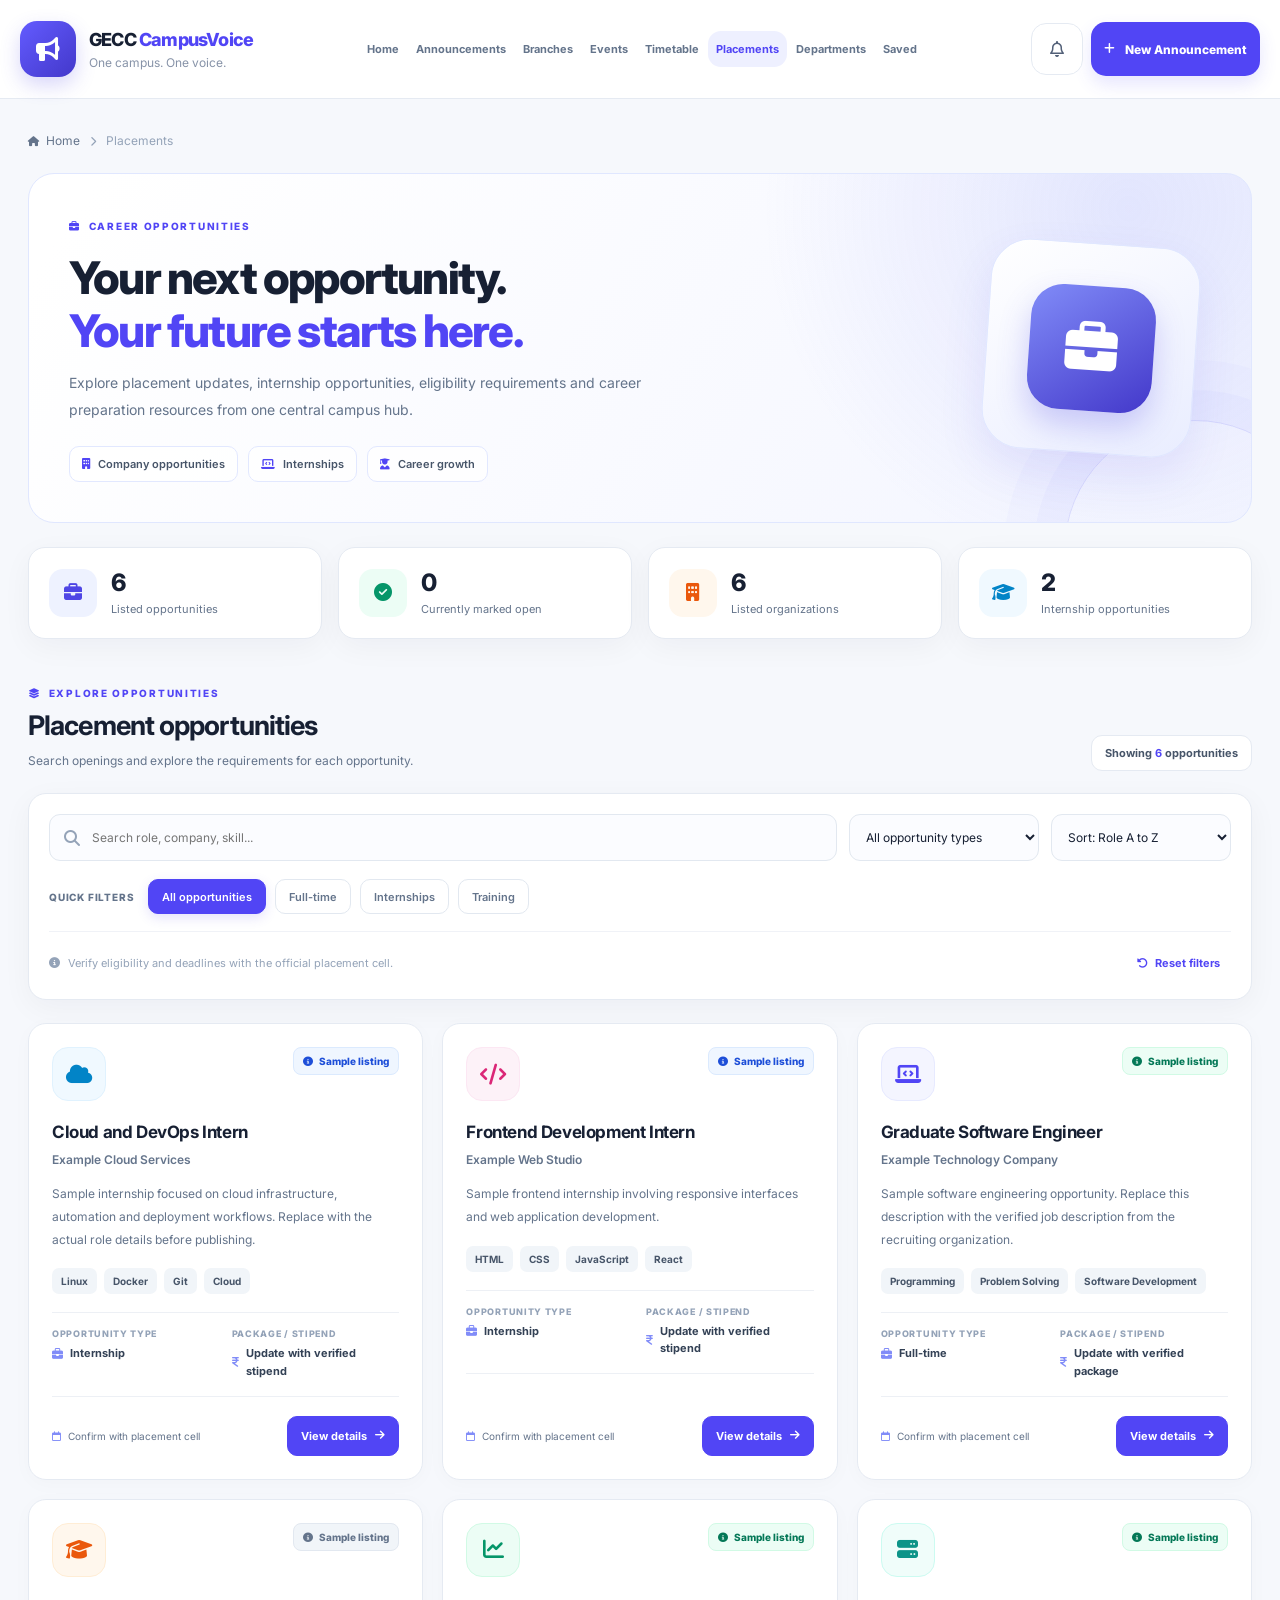
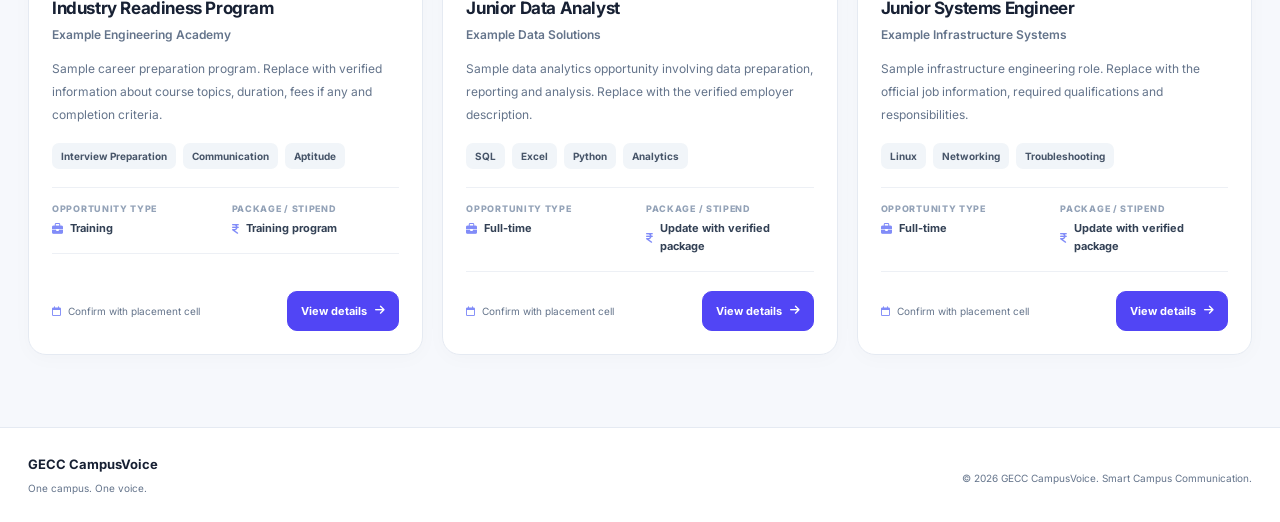
<file: placements.html>
<!DOCTYPE html>
<html lang="en">
<head>
    <meta charset="UTF-8">
    <meta name="viewport" content="width=device-width, initial-scale=1.0">
    <meta name="description" content="Explore placement opportunities, internships, and career preparation through GECC CampusVoice.">
    <meta name="theme-color" content="#f6f8fc">
    <title>Placements | GECC CampusVoice</title>

    <link rel="preconnect" href="https://fonts.googleapis.com">
    <link rel="preconnect" href="https://fonts.gstatic.com" crossorigin>
    <link href="https://fonts.googleapis.com/css2?family=Inter:wght@400;500;600;700;800&display=swap" rel="stylesheet">
    <link rel="stylesheet" href="https://cdnjs.cloudflare.com/ajax/libs/font-awesome/6.5.2/css/all.min.css">

    <style>
        :root {
            --primary: #5145f5;
            --primary-dark: #4035d9;
            --primary-light: #eef0ff;
            --text: #172033;
            --muted: #64748b;
            --border: #e5eaf2;
            --background: #f6f8fc;
            --white: #ffffff;
            --green: #059669;
            --radius: 18px;
            --shadow: 0 8px 30px rgba(15, 23, 42, .045);
        }

        * {
            box-sizing: border-box;
        }

        html {
            scroll-behavior: smooth;
            scroll-padding-top: 110px;
        }

        body {
            margin: 0;
            color: var(--text);
            background: var(--background);
            font-family: "Inter", sans-serif;
            -webkit-font-smoothing: antialiased;
        }

        body.modal-open {
            overflow: hidden;
        }

        button,
        input,
        select {
            font: inherit;
        }

        button,
        a,
        input,
        select {
            -webkit-tap-highlight-color: transparent;
        }

        button:focus-visible,
        a:focus-visible,
        input:focus-visible,
        select:focus-visible {
            outline: 3px solid rgba(81, 69, 245, .3);
            outline-offset: 3px;
        }

        a {
            color: inherit;
        }

        /* =========================
           SHARED CAMPUSVOICE NAVBAR
        ========================= */

        .header {
            position: sticky;
            top: 0;
            z-index: 1000;
            background: rgba(255, 255, 255, .97);
            border-bottom: 1px solid var(--border);
            backdrop-filter: blur(18px);
        }

        .header-container {
            width: 100%;
            max-width: 1900px;
            min-height: 98px;
            margin: auto;
            padding: 12px 2.4%;
            display: flex;
            align-items: center;
            justify-content: space-between;
            gap: 20px;
        }

        .brand {
            display: flex;
            align-items: center;
            gap: 13px;
            flex-shrink: 0;
            text-decoration: none;
        }

        .brand-icon {
            width: 56px;
            height: 56px;
            display: grid;
            place-items: center;
            border-radius: 17px;
            color: white;
            background: linear-gradient(135deg, #635bff, #4338ca);
            box-shadow: 0 8px 20px rgba(79, 70, 229, .22);
            font-size: 24px;
        }

        .brand-text h1 {
            margin: 0;
            color: var(--text);
            font-size: 21px;
            font-weight: 800;
            letter-spacing: -.8px;
            white-space: nowrap;
        }

        .brand-text h1 span {
            color: var(--primary);
        }

        .brand-text p {
            margin: 5px 0 0;
            color: #8793a8;
            font-size: 12px;
        }

        .navigation {
            display: flex;
            align-items: center;
            justify-content: center;
            gap: 4px;
        }

        .nav-link {
            display: inline-flex;
            align-items: center;
            justify-content: center;
            padding: 14px 12px;
            border-radius: 13px;
            color: #64748b;
            text-decoration: none;
            font-size: 12px;
            font-weight: 700;
            white-space: nowrap;
            transition: background .2s, color .2s;
        }

        .nav-link:hover,
        .nav-link.active {
            color: var(--primary);
            background: var(--primary-light);
        }

        .header-actions {
            display: flex;
            align-items: center;
            gap: 12px;
            flex-shrink: 0;
        }

        .icon-button,
        .mobile-menu-button {
            position: relative;
            width: 52px;
            height: 52px;
            display: grid;
            place-items: center;
            border: 1px solid var(--border);
            border-radius: 15px;
            background: white;
            color: #526078;
            cursor: pointer;
        }

        .icon-button:hover,
        .mobile-menu-button:hover {
            color: var(--primary);
            background: #f8f9ff;
        }

        .notification-badge {
            position: absolute;
            top: 5px;
            right: 5px;
            min-width: 17px;
            height: 17px;
            padding: 0 4px;
            display: grid;
            place-items: center;
            border-radius: 20px;
            color: white;
            background: #ef4444;
            font-size: 10px;
            font-weight: 800;
        }

        .notification-badge[hidden] {
            display: none;
        }

        .new-button {
            min-height: 54px;
            padding: 0 20px;
            display: inline-flex;
            align-items: center;
            justify-content: center;
            gap: 10px;
            border-radius: 15px;
            color: white;
            background: var(--primary);
            box-shadow: 0 8px 18px rgba(81, 69, 245, .14);
            text-decoration: none;
            font-size: 13px;
            font-weight: 800;
            white-space: nowrap;
            transition: background .2s, transform .2s;
        }

        .new-button:hover {
            color: white;
            background: var(--primary-dark);
            transform: translateY(-1px);
        }

        .mobile-menu-button {
            display: none;
        }

        /* =========================
           PAGE LAYOUT
        ========================= */

        .placement-page {
            width: 100%;
            max-width: 1440px;
            margin: auto;
            padding: 34px 28px 72px;
        }

        .breadcrumb {
            display: flex;
            align-items: center;
            flex-wrap: wrap;
            gap: 10px;
            margin-bottom: 25px;
            color: #94a3b8;
            font-size: 12px;
        }

        .breadcrumb a {
            display: inline-flex;
            align-items: center;
            gap: 7px;
            color: #64748b;
            text-decoration: none;
        }

        .breadcrumb a:hover {
            color: var(--primary);
        }

        .breadcrumb i {
            font-size: 10px;
        }

        /* =========================
           SHARED HERO SECTION
        ========================= */

        .shared-hero {
            position: relative;
            isolation: isolate;
            overflow: hidden;
            padding: 40px;
            border: 1px solid #e0e7ff;
            border-radius: 26px;
            background:
                radial-gradient(circle at 90% 10%, rgba(129, 140, 248, .17), transparent 32%),
                linear-gradient(125deg, #fff 5%, #f3f5ff 100%);
        }

        .shared-hero::after {
            content: "";
            position: absolute;
            z-index: -1;
            width: 260px;
            height: 260px;
            right: -75px;
            bottom: -160px;
            border: 1px solid rgba(99, 102, 241, .18);
            border-radius: 50%;
            box-shadow:
                0 0 0 30px rgba(99, 102, 241, .035),
                0 0 0 60px rgba(99, 102, 241, .025);
            pointer-events: none;
        }

        .hero-layout {
            display: grid;
            grid-template-columns: minmax(0, 1fr) 240px;
            align-items: center;
            gap: 35px;
        }

        .eyebrow {
            display: inline-flex;
            align-items: center;
            gap: 8px;
            color: var(--primary);
            font-size: 10px;
            font-weight: 800;
            letter-spacing: 1.7px;
            text-transform: uppercase;
        }

        .shared-hero h2 {
            max-width: 720px;
            margin: 17px 0 13px;
            color: var(--text);
            font-size: clamp(30px, 4vw, 45px);
            line-height: 1.18;
            letter-spacing: -1.8px;
            font-weight: 800;
        }

        .shared-hero h2 span {
            display: block;
            color: var(--primary);
        }

        .hero-description {
            max-width: 650px;
            margin: 0;
            color: var(--muted);
            font-size: 14px;
            line-height: 1.9;
        }

        .hero-badges {
            display: flex;
            flex-wrap: wrap;
            gap: 10px;
            margin-top: 23px;
        }

        .hero-badge {
            display: inline-flex;
            align-items: center;
            gap: 8px;
            padding: 10px 12px;
            border: 1px solid #e2e8ff;
            border-radius: 10px;
            background: rgba(255, 255, 255, .85);
            color: #475569;
            font-size: 11px;
            font-weight: 600;
        }

        .hero-badge i {
            color: var(--primary);
        }

        .hero-art {
            width: 210px;
            height: 210px;
            display: grid;
            place-items: center;
            justify-self: center;
            border: 1px solid #e0e7ff;
            border-radius: 40px;
            background: linear-gradient(145deg, #fff, #e9edff);
            transform: rotate(4deg);
            box-shadow: 0 20px 45px rgba(79, 70, 229, .1);
        }

        .hero-art-inner {
            width: 125px;
            height: 125px;
            display: grid;
            place-items: center;
            border-radius: 32px;
            color: white;
            background: linear-gradient(145deg, #818cf8, #4338ca);
            font-size: 52px;
            box-shadow: 0 15px 30px rgba(79, 70, 229, .25);
        }

        /* =========================
           STATISTICS
        ========================= */

        .placement-stats {
            display: grid;
            grid-template-columns: repeat(4, minmax(0, 1fr));
            gap: 16px;
            margin: 24px 0 42px;
        }

        .stat-card {
            min-width: 0;
            display: flex;
            align-items: center;
            gap: 14px;
            padding: 20px;
            border: 1px solid var(--border);
            border-radius: 17px;
            background: white;
            box-shadow: var(--shadow);
        }

        .stat-icon {
            width: 48px;
            height: 48px;
            display: grid;
            place-items: center;
            flex-shrink: 0;
            border-radius: 14px;
            font-size: 18px;
        }

        .stat-icon.indigo {
            color: #4f46e5;
            background: #eef2ff;
        }

        .stat-icon.green {
            color: #059669;
            background: #ecfdf5;
        }

        .stat-icon.orange {
            color: #ea580c;
            background: #fff7ed;
        }

        .stat-icon.blue {
            color: #0284c7;
            background: #f0f9ff;
        }

        .stat-number {
            display: block;
            font-size: 24px;
            font-weight: 800;
            letter-spacing: -.8px;
        }

        .stat-label {
            display: block;
            margin-top: 4px;
            color: var(--muted);
            font-size: 11px;
            line-height: 1.5;
        }

        /* =========================
           SECTION HEADINGS
        ========================= */

        .section-top {
            display: flex;
            align-items: flex-end;
            justify-content: space-between;
            gap: 18px;
            margin-bottom: 22px;
        }

        .section-top h2 {
            margin: 8px 0 0;
            font-size: 27px;
            letter-spacing: -.9px;
        }

        .section-top p {
            margin: 8px 0 0;
            color: var(--muted);
            font-size: 12px;
            line-height: 1.8;
        }

        .result-count {
            flex-shrink: 0;
            padding: 10px 13px;
            border: 1px solid var(--border);
            border-radius: 11px;
            background: white;
            color: #475569;
            font-size: 11px;
            font-weight: 700;
        }

        .result-count strong {
            color: var(--primary);
        }

        /* =========================
           SEARCH AND FILTERS
        ========================= */

        .placement-toolbar {
            padding: 20px;
            margin-bottom: 23px;
            border: 1px solid var(--border);
            border-radius: 18px;
            background: white;
            box-shadow: var(--shadow);
        }

        .toolbar-top {
            display: grid;
            grid-template-columns: minmax(0, 1fr) 190px 180px;
            gap: 12px;
        }

        .search-control {
            position: relative;
            min-width: 0;
        }

        .search-control > i {
            position: absolute;
            top: 50%;
            left: 15px;
            color: #94a3b8;
            transform: translateY(-50%);
            pointer-events: none;
        }

        .search-control input,
        .toolbar-select {
            width: 100%;
            height: 47px;
            border: 1px solid #e2e8f0;
            border-radius: 11px;
            outline: none;
            background: #fbfcff;
            color: var(--text);
            font-size: 12px;
            transition: border-color .2s, box-shadow .2s;
        }

        .search-control input {
            padding: 0 42px;
        }

        .search-control input:focus,
        .toolbar-select:focus {
            border-color: #818cf8;
            box-shadow: 0 0 0 3px rgba(99, 102, 241, .1);
        }

        .search-clear {
            position: absolute;
            top: 50%;
            right: 8px;
            width: 30px;
            height: 30px;
            display: none;
            place-items: center;
            border: 0;
            border-radius: 8px;
            background: transparent;
            color: #64748b;
            cursor: pointer;
            transform: translateY(-50%);
        }

        .search-clear.visible {
            display: grid;
        }

        .toolbar-select {
            padding: 0 12px;
            cursor: pointer;
        }

        .filter-row {
            display: flex;
            align-items: center;
            flex-wrap: wrap;
            gap: 9px;
            margin-top: 18px;
        }

        .filter-label {
            margin-right: 5px;
            color: #64748b;
            font-size: 10px;
            font-weight: 800;
            letter-spacing: .8px;
        }

        .filter-chip {
            min-height: 35px;
            padding: 8px 13px;
            border: 1px solid #e2e8f0;
            border-radius: 10px;
            background: white;
            color: #64748b;
            font-size: 11px;
            font-weight: 600;
            cursor: pointer;
            transition: all .2s ease;
        }

        .filter-chip:hover {
            border-color: #c7d2fe;
            color: var(--primary);
        }

        .filter-chip.active {
            border-color: var(--primary);
            background: var(--primary);
            color: white;
            box-shadow: 0 4px 12px rgba(79, 70, 229, .15);
        }

        .toolbar-bottom {
            display: flex;
            align-items: center;
            justify-content: space-between;
            flex-wrap: wrap;
            gap: 12px;
            margin-top: 17px;
            padding-top: 15px;
            border-top: 1px solid #f0f2f7;
        }

        .toolbar-hint {
            display: flex;
            align-items: center;
            gap: 8px;
            color: #94a3b8;
            font-size: 11px;
        }

        .reset-button {
            display: inline-flex;
            align-items: center;
            gap: 7px;
            padding: 9px 11px;
            border: 0;
            border-radius: 9px;
            background: transparent;
            color: var(--primary);
            font-size: 11px;
            font-weight: 700;
            cursor: pointer;
        }

        .reset-button:hover {
            background: var(--primary-light);
        }

        /* =========================
           PLACEMENT CARDS
        ========================= */

        .placement-grid {
            display: grid;
            grid-template-columns: repeat(3, minmax(0, 1fr));
            align-items: stretch;
            gap: 19px;
        }

        .placement-card {
            min-width: 0;
            display: flex;
            flex-direction: column;
            padding: 23px;
            border: 1px solid var(--border);
            border-radius: var(--radius);
            background: white;
            box-shadow: 0 4px 20px rgba(15, 23, 42, .025);
            animation: cardAppear .3s ease both;
            transition: transform .2s ease, box-shadow .2s ease, border-color .2s ease;
        }

        .placement-card:hover {
            transform: translateY(-4px);
            border-color: #d8ddff;
            box-shadow: 0 18px 42px rgba(15, 23, 42, .075);
        }

        @keyframes cardAppear {
            from {
                opacity: 0;
                transform: translateY(8px);
            }

            to {
                opacity: 1;
                transform: translateY(0);
            }
        }

        .placement-card-top {
            display: flex;
            align-items: flex-start;
            justify-content: space-between;
            gap: 12px;
            margin-bottom: 19px;
        }

        .company-logo {
            width: 54px;
            height: 54px;
            display: grid;
            place-items: center;
            flex-shrink: 0;
            border: 1px solid #e7eaff;
            border-radius: 16px;
            background: #f4f5ff;
            color: var(--primary);
            font-size: 21px;
        }

        .company-logo.green {
            color: #059669;
            background: #ecfdf5;
            border-color: #d1fae5;
        }

        .company-logo.orange {
            color: #ea580c;
            background: #fff7ed;
            border-color: #ffedd5;
        }

        .company-logo.blue {
            color: #0284c7;
            background: #f0f9ff;
            border-color: #e0f2fe;
        }

        .company-logo.pink {
            color: #db2777;
            background: #fdf2f8;
            border-color: #fce7f3;
        }

        .company-logo.teal {
            color: #0d9488;
            background: #f0fdfa;
            border-color: #ccfbf1;
        }

        .status-label {
            display: inline-flex;
            align-items: center;
            gap: 6px;
            padding: 7px 9px;
            border: 1px solid #d1fae5;
            border-radius: 8px;
            background: #ecfdf5;
            color: #047857;
            font-size: 10px;
            font-weight: 800;
        }

        .status-label.internship {
            border-color: #dbeafe;
            background: #eff6ff;
            color: #1d4ed8;
        }

        .status-label.closed {
            border-color: #e2e8f0;
            background: #f1f5f9;
            color: #64748b;
        }

        .placement-card h3 {
            margin: 0;
            font-size: 17px;
            line-height: 1.5;
            letter-spacing: -.4px;
        }

        .company-name {
            margin-top: 6px;
            color: var(--muted);
            font-size: 12px;
            font-weight: 600;
        }

        .placement-description {
            margin: 16px 0 17px;
            color: var(--muted);
            font-size: 12px;
            line-height: 1.9;
        }

        .placement-tags {
            display: flex;
            flex-wrap: wrap;
            gap: 7px;
            margin-bottom: 18px;
        }

        .placement-tag {
            padding: 7px 9px;
            border-radius: 7px;
            background: #f1f5f9;
            color: #475569;
            font-size: 10px;
            font-weight: 700;
        }

        .placement-info {
            display: grid;
            grid-template-columns: repeat(2, minmax(0, 1fr));
            gap: 12px;
            padding: 15px 0;
            border-top: 1px solid #edf0f5;
            border-bottom: 1px solid #edf0f5;
        }

        .info-label {
            display: block;
            margin-bottom: 6px;
            color: #94a3b8;
            font-size: 9px;
            font-weight: 800;
            letter-spacing: .7px;
            text-transform: uppercase;
        }

        .info-value {
            display: flex;
            align-items: center;
            gap: 7px;
            color: #334155;
            font-size: 11px;
            font-weight: 700;
            line-height: 1.6;
            overflow-wrap: anywhere;
        }

        .info-value i {
            color: #818cf8;
        }

        .placement-card-bottom {
            display: flex;
            align-items: center;
            justify-content: space-between;
            flex-wrap: wrap;
            gap: 12px;
            margin-top: auto;
            padding-top: 19px;
        }

        .deadline {
            display: flex;
            align-items: center;
            gap: 7px;
            color: #64748b;
            font-size: 10px;
            line-height: 1.6;
        }

        .deadline i {
            color: #818cf8;
        }

        .view-button {
            min-height: 40px;
            padding: 10px 13px;
            display: inline-flex;
            align-items: center;
            justify-content: center;
            gap: 8px;
            border: 1px solid var(--primary);
            border-radius: 10px;
            background: var(--primary);
            color: white;
            font-size: 11px;
            font-weight: 700;
            cursor: pointer;
            transition: background .2s, transform .2s;
        }

        .view-button:hover {
            background: var(--primary-dark);
            transform: translateY(-1px);
        }

        /* =========================
           EMPTY STATE
        ========================= */

        .empty-state {
            display: none;
            padding: 55px 20px;
            border: 1px dashed #cbd5e1;
            border-radius: 18px;
            background: white;
            text-align: center;
        }

        .empty-state.visible {
            display: block;
        }

        .empty-icon {
            width: 65px;
            height: 65px;
            display: grid;
            place-items: center;
            margin: 0 auto 18px;
            border-radius: 20px;
            background: #eef2ff;
            color: var(--primary);
            font-size: 24px;
        }

        .empty-state h3 {
            margin: 0 0 8px;
            font-size: 17px;
        }

        .empty-state p {
            margin: 0 0 18px;
            color: var(--muted);
            font-size: 12px;
            line-height: 1.8;
        }

        /* =========================
           JOB DETAILS MODAL
        ========================= */

        .job-modal {
            position: fixed;
            inset: 0;
            z-index: 2000;
            display: none;
            align-items: center;
            justify-content: center;
            padding: 20px;
            background: rgba(15, 23, 42, .58);
            backdrop-filter: blur(7px);
        }

        .job-modal.open {
            display: flex;
        }

        .modal-card {
            position: relative;
            width: min(100%, 700px);
            max-height: min(85vh, 800px);
            overflow-y: auto;
            padding: 32px;
            border: 1px solid rgba(255, 255, 255, .7);
            border-radius: 24px;
            background: white;
            box-shadow: 0 30px 100px rgba(15, 23, 42, .3);
            animation: modalAppear .2s ease;
        }

        @keyframes modalAppear {
            from {
                opacity: 0;
                transform: translateY(10px) scale(.99);
            }

            to {
                opacity: 1;
                transform: translateY(0) scale(1);
            }
        }

        .modal-close {
            position: absolute;
            top: 17px;
            right: 17px;
            width: 42px;
            height: 42px;
            display: grid;
            place-items: center;
            border: 1px solid var(--border);
            border-radius: 13px;
            background: white;
            color: #64748b;
            cursor: pointer;
        }

        .modal-close:hover {
            color: var(--primary);
            background: #f4f5ff;
        }

        .modal-heading {
            display: flex;
            align-items: flex-start;
            gap: 16px;
            padding-right: 42px;
            margin-bottom: 24px;
        }

        .modal-heading .company-logo {
            width: 62px;
            height: 62px;
            border-radius: 18px;
            font-size: 25px;
        }

        .modal-heading h2 {
            margin: 0;
            font-size: 23px;
            line-height: 1.4;
            letter-spacing: -.7px;
        }

        .modal-heading p {
            margin: 7px 0 0;
            color: var(--muted);
            font-size: 12px;
            line-height: 1.7;
        }

        .modal-section {
            padding: 20px 0;
            border-top: 1px solid #edf0f5;
        }

        .modal-section h3 {
            display: flex;
            align-items: center;
            gap: 9px;
            margin: 0 0 11px;
            font-size: 13px;
        }

        .modal-section h3 i {
            color: var(--primary);
        }

        .modal-section p,
        .modal-section li {
            color: var(--muted);
            font-size: 12px;
            line-height: 1.9;
        }

        .modal-section p {
            margin: 0;
        }

        .modal-section ul {
            padding-left: 20px;
            margin: 8px 0 0;
        }

        .modal-actions {
            display: flex;
            flex-wrap: wrap;
            gap: 10px;
            padding-top: 12px;
        }

        .modal-action-link,
        .modal-secondary-button {
            min-height: 42px;
            padding: 11px 14px;
            display: inline-flex;
            align-items: center;
            justify-content: center;
            gap: 8px;
            border: 1px solid var(--border);
            border-radius: 10px;
            background: white;
            color: #475569;
            font-size: 11px;
            font-weight: 700;
            text-decoration: none;
            cursor: pointer;
        }

        .modal-action-link.primary {
            border-color: var(--primary);
            background: var(--primary);
            color: white;
        }

        .modal-action-link.primary:hover {
            background: var(--primary-dark);
        }

        .modal-secondary-button:hover {
            color: var(--primary);
            background: #f8f9ff;
        }

        /* =========================
           FOOTER
        ========================= */

        .page-footer {
            padding: 25px 28px;
            border-top: 1px solid var(--border);
            background: white;
        }

        .footer-inner {
            max-width: 1384px;
            margin: auto;
            display: flex;
            align-items: center;
            justify-content: space-between;
            gap: 18px;
        }

        .footer-brand strong {
            font-size: 13px;
        }

        .footer-brand p,
        .footer-copy {
            margin: 6px 0 0;
            color: var(--muted);
            font-size: 10px;
            line-height: 1.8;
        }

        /* =========================
           RESPONSIVE
        ========================= */

        @media (max-width: 1450px) {
            .header-container {
                gap: 12px;
                padding-inline: 20px;
            }

            .brand-text h1 {
                font-size: 18px;
            }

            .navigation {
                gap: 1px;
            }

            .nav-link {
                padding: 11px 8px;
                font-size: 11px;
            }

            .header-actions {
                gap: 8px;
            }

            .new-button {
                padding-inline: 13px;
                font-size: 12px;
            }
        }

        @media (max-width: 1100px) {
            .header-container {
                min-height: 78px;
            }

            .mobile-menu-button {
                display: grid;
            }

            .navigation {
                position: absolute;
                top: 100%;
                left: 0;
                right: 0;
                display: none;
                align-items: stretch;
                flex-direction: column;
                gap: 5px;
                padding: 14px 20px 18px;
                border-bottom: 1px solid var(--border);
                background: white;
                box-shadow: 0 15px 25px rgba(15, 23, 42, .06);
            }

            .navigation.mobile-open {
                display: flex;
            }

            .nav-link {
                justify-content: flex-start;
                padding: 13px;
                font-size: 12px;
            }

            .hero-layout {
                grid-template-columns: minmax(0, 1fr) 180px;
                gap: 20px;
            }

            .hero-art {
                width: 165px;
                height: 165px;
                border-radius: 32px;
            }

            .hero-art-inner {
                width: 100px;
                height: 100px;
                font-size: 40px;
            }

            .placement-grid {
                grid-template-columns: repeat(2, minmax(0, 1fr));
            }

            .toolbar-top {
                grid-template-columns: minmax(0, 1fr) 170px;
            }

            .search-control {
                grid-column: 1 / -1;
            }
        }

        @media (max-width: 700px) {
            .header-container {
                padding: 10px 12px;
                gap: 7px;
            }

            .brand {
                gap: 8px;
            }

            .brand-icon {
                width: 40px;
                height: 40px;
                border-radius: 12px;
                font-size: 18px;
            }

            .brand-text h1 {
                font-size: 14px;
                letter-spacing: -.4px;
            }

            .brand-text p {
                margin-top: 3px;
                font-size: 9px;
            }

            .header-actions {
                gap: 6px;
            }

            .icon-button,
            .mobile-menu-button {
                width: 36px;
                height: 36px;
                border-radius: 11px;
            }

            .new-button {
                width: 37px;
                min-height: 37px;
                padding: 0;
                border-radius: 11px;
            }

            .new-button span {
                display: none;
            }

            .placement-page {
                padding: 24px 14px 50px;
            }

            .breadcrumb {
                margin-bottom: 20px;
                font-size: 10px;
            }

            .shared-hero {
                padding: 25px 21px;
                border-radius: 20px;
            }

            .hero-layout {
                grid-template-columns: 1fr;
            }

            .hero-art {
                display: none;
            }

            .shared-hero h2 {
                font-size: 31px;
                letter-spacing: -1.2px;
            }

            .hero-description {
                font-size: 12px;
            }

            .hero-badge {
                font-size: 10px;
            }

            .placement-stats {
                grid-template-columns: repeat(2, minmax(0, 1fr));
                gap: 10px;
                margin: 16px 0 32px;
            }

            .stat-card {
                gap: 10px;
                padding: 13px 10px;
                border-radius: 13px;
            }

            .stat-icon {
                width: 37px;
                height: 37px;
                border-radius: 10px;
                font-size: 14px;
            }

            .stat-number {
                font-size: 19px;
            }

            .stat-label {
                font-size: 9px;
            }

            .section-top {
                align-items: flex-start;
                flex-direction: column;
                gap: 12px;
            }

            .section-top h2 {
                font-size: 23px;
            }

            .placement-toolbar {
                padding: 13px;
            }

            .toolbar-top {
                grid-template-columns: 1fr;
            }

            .search-control {
                grid-column: auto;
            }

            .toolbar-select {
                height: 44px;
            }

            .placement-grid {
                grid-template-columns: 1fr;
                gap: 14px;
            }

            .placement-card {
                padding: 20px;
            }

            .modal-card {
                padding: 25px 20px;
                border-radius: 19px;
            }

            .modal-heading h2 {
                font-size: 18px;
            }

            .modal-heading .company-logo {
                width: 48px;
                height: 48px;
                font-size: 20px;
            }

            .footer-inner {
                align-items: flex-start;
                flex-direction: column;
                gap: 8px;
            }

            .page-footer {
                padding-inline: 18px;
            }
        }

        @media (prefers-reduced-motion: reduce) {
            *,
            *::before,
            *::after {
                scroll-behavior: auto !important;
                animation-duration: .01ms !important;
                animation-iteration-count: 1 !important;
                transition-duration: .01ms !important;
            }
        }
    </style>
</head>

<body>

    <!-- SHARED NAVBAR -->
    <header class="header">
        <div class="header-container">

            <a class="brand" href="index.html" aria-label="GECC CampusVoice home">
                <span class="brand-icon">
                    <i class="fa-solid fa-bullhorn"></i>
                </span>

                <span class="brand-text">
                    <h1>GECC <span>CampusVoice</span></h1>
                    <p>One campus. One voice.</p>
                </span>
            </a>

            <nav class="navigation" id="mainNavigation" aria-label="Main navigation">
                <a class="nav-link" href="index.html">Home</a>
                <a class="nav-link" href="index.html#announcements">Announcements</a>
                <a class="nav-link" href="index.html#branches">Branches</a>
                <a class="nav-link" href="events.html">Events</a>
                <a class="nav-link" href="timetable.html">Timetable</a>
                <a class="nav-link active" href="placements.html" aria-current="page">Placements</a>
                <a class="nav-link" href="departments.html">Departments</a>
                <a class="nav-link" href="saved.html">Saved</a>
            </nav>

            <div class="header-actions">
                <button class="icon-button" id="notificationToggle"
                        type="button" aria-label="Notifications"
                        title="Notifications">
                    <i class="fa-regular fa-bell"></i>
                    <span class="notification-badge" id="notificationBadge" hidden>0</span>
                </button>

                <a class="new-button" href="index.html?createAnnouncement=1">
                    <i class="fa-solid fa-plus"></i>
                    <span>New Announcement</span>
                </a>

                <button class="mobile-menu-button" id="menuToggle"
                        type="button" aria-label="Open navigation menu"
                        aria-controls="mainNavigation" aria-expanded="false">
                    <i class="fa-solid fa-bars"></i>
                </button>
            </div>

        </div>
    </header>

    <main class="placement-page">

        <div class="breadcrumb">
            <a href="index.html"><i class="fa-solid fa-house"></i> Home</a>
            <i class="fa-solid fa-chevron-right"></i>
            <span>Placements</span>
        </div>

        <!-- SAME HERO LAYOUT AS DEPARTMENTS PAGE -->
        <section class="shared-hero">
            <div class="hero-layout">

                <div>
                    <span class="eyebrow">
                        <i class="fa-solid fa-briefcase"></i>
                        Career opportunities
                    </span>

                    <h2>
                        Your next opportunity.
                        <span>Your future starts here.</span>
                    </h2>

                    <p class="hero-description">
                        Explore placement updates, internship opportunities, eligibility
                        requirements and career preparation resources from one central campus hub.
                    </p>

                    <div class="hero-badges">
                        <span class="hero-badge">
                            <i class="fa-solid fa-building"></i>
                            Company opportunities
                        </span>

                        <span class="hero-badge">
                            <i class="fa-solid fa-laptop-code"></i>
                            Internships
                        </span>

                        <span class="hero-badge">
                            <i class="fa-solid fa-user-graduate"></i>
                            Career growth
                        </span>
                    </div>
                </div>

                <div class="hero-art" aria-hidden="true">
                    <div class="hero-art-inner">
                        <i class="fa-solid fa-briefcase"></i>
                    </div>
                </div>

            </div>
        </section>

        <!-- STATISTICS -->
        <section class="placement-stats" aria-label="Placement statistics">
            <div class="stat-card">
                <div class="stat-icon indigo">
                    <i class="fa-solid fa-briefcase"></i>
                </div>
                <div>
                    <span class="stat-number" id="totalOpportunities">0</span>
                    <span class="stat-label">Listed opportunities</span>
                </div>
            </div>

            <div class="stat-card">
                <div class="stat-icon green">
                    <i class="fa-solid fa-circle-check"></i>
                </div>
                <div>
                    <span class="stat-number" id="openOpportunities">0</span>
                    <span class="stat-label">Currently marked open</span>
                </div>
            </div>

            <div class="stat-card">
                <div class="stat-icon orange">
                    <i class="fa-solid fa-building"></i>
                </div>
                <div>
                    <span class="stat-number" id="companyCount">0</span>
                    <span class="stat-label">Listed organizations</span>
                </div>
            </div>

            <div class="stat-card">
                <div class="stat-icon blue">
                    <i class="fa-solid fa-graduation-cap"></i>
                </div>
                <div>
                    <span class="stat-number" id="internshipCount">0</span>
                    <span class="stat-label">Internship opportunities</span>
                </div>
            </div>
        </section>

        <!-- OPPORTUNITY DIRECTORY -->
        <section aria-labelledby="opportunitiesTitle">

            <div class="section-top">
                <div>
                    <span class="eyebrow">
                        <i class="fa-solid fa-layer-group"></i>
                        Explore opportunities
                    </span>

                    <h2 id="opportunitiesTitle">Placement opportunities</h2>

                    <p>
                        Search openings and explore the requirements for each opportunity.
                    </p>
                </div>

                <div class="result-count" aria-live="polite">
                    Showing <strong id="visibleCount">0</strong> opportunities
                </div>
            </div>

            <!-- SEARCH AND FILTERS -->
            <div class="placement-toolbar">

                <div class="toolbar-top">

                    <div class="search-control">
                        <i class="fa-solid fa-magnifying-glass"></i>

                        <input
                            id="placementSearch"
                            type="search"
                            placeholder="Search role, company, skill..."
                            aria-label="Search placement opportunities"
                            autocomplete="off">

                        <button class="search-clear" id="clearSearch"
                                type="button" aria-label="Clear search"
                                title="Clear search">
                            <i class="fa-solid fa-xmark"></i>
                        </button>
                    </div>

                    <select class="toolbar-select" id="typeFilter"
                            aria-label="Filter opportunity type">
                        <option value="all">All opportunity types</option>
                        <option value="Full-time">Full-time</option>
                        <option value="Internship">Internship</option>
                        <option value="Training">Training</option>
                    </select>

                    <select class="toolbar-select" id="sortOpportunities"
                            aria-label="Sort opportunities">
                        <option value="title">Sort: Role A to Z</option>
                        <option value="company">Sort: Company A to Z</option>
                        <option value="salary-high">Sort: Highest listed package</option>
                    </select>

                </div>

                <div class="filter-row" aria-label="Quick opportunity filters">
                    <span class="filter-label">QUICK FILTERS</span>
                    <button class="filter-chip active" data-type="all" type="button">All opportunities</button>
                    <button class="filter-chip" data-type="Full-time" type="button">Full-time</button>
                    <button class="filter-chip" data-type="Internship" type="button">Internships</button>
                    <button class="filter-chip" data-type="Training" type="button">Training</button>
                </div>

                <div class="toolbar-bottom">
                    <span class="toolbar-hint">
                        <i class="fa-solid fa-circle-info"></i>
                        Verify eligibility and deadlines with the official placement cell.
                    </span>

                    <button class="reset-button" id="resetFilters" type="button">
                        <i class="fa-solid fa-rotate-left"></i>
                        Reset filters
                    </button>
                </div>
            </div>

            <!-- CARDS -->
            <div class="placement-grid" id="placementGrid"></div>

            <!-- EMPTY STATE -->
            <div class="empty-state" id="emptyState" role="status" aria-live="polite">
                <div class="empty-icon">
                    <i class="fa-solid fa-magnifying-glass"></i>
                </div>
                <h3>No opportunities found</h3>
                <p>Try another search term or choose a different opportunity type.</p>
                <button class="view-button" id="emptyReset" type="button">
                    <i class="fa-solid fa-rotate-left"></i>
                    Clear filters
                </button>
            </div>

        </section>

    </main>

    <!-- JOB DETAILS MODAL -->
    <div class="job-modal" id="jobModal"
         role="dialog" aria-modal="true"
         aria-labelledby="modalJobTitle" aria-hidden="true">

        <div class="modal-card">

            <button class="modal-close" id="closeJobModal"
                    type="button" aria-label="Close job details">
                <i class="fa-solid fa-xmark"></i>
            </button>

            <div id="modalJobContent"></div>

        </div>
    </div>

    <!-- FOOTER -->
    <footer class="page-footer">
        <div class="footer-inner">
            <div class="footer-brand">
                <strong>GECC CampusVoice</strong>
                <p>One campus. One voice.</p>
            </div>

            <p class="footer-copy">
                © 2026 GECC CampusVoice. Smart Campus Communication.
            </p>
        </div>
    </footer>

    <script>
        "use strict";

        /*
         * DEMONSTRATION DATA:
         * The organizations, roles, packages, eligibility criteria and dates
         * below are sample data for demonstrating the interface.
         * Replace them with verified opportunities from your placement cell.
         */

        const opportunities = [
            {
                id: 1,
                company: "Example Technology Company",
                title: "Graduate Software Engineer",
                type: "Full-time",
                icon: "fa-laptop-code",
                theme: "indigo",
                packageLabel: "Update with verified package",
                packageValue: 0,
                location: "Update with official location",
                eligibility: "Update with verified eligibility criteria",
                deadline: "Confirm with placement cell",
                status: "Sample listing",
                description: "Sample software engineering opportunity. Replace this description with the verified job description from the recruiting organization.",
                skills: ["Programming", "Problem Solving", "Software Development"],
                requirements: [
                    "Confirm eligible degree and graduation year.",
                    "Verify the required technical skills.",
                    "Check the official selection process with the placement cell."
                ],
                applicationUrl: ""
            },
            {
                id: 2,
                company: "Example Cloud Services",
                title: "Cloud and DevOps Intern",
                type: "Internship",
                icon: "fa-cloud",
                theme: "blue",
                packageLabel: "Update with verified stipend",
                packageValue: 0,
                location: "Update with official location",
                eligibility: "Update with verified eligibility criteria",
                deadline: "Confirm with placement cell",
                status: "Sample listing",
                description: "Sample internship focused on cloud infrastructure, automation and deployment workflows. Replace with the actual role details before publishing.",
                skills: ["Linux", "Docker", "Git", "Cloud"],
                requirements: [
                    "Confirm the internship duration.",
                    "Verify eligibility and stipend details.",
                    "Use the official application link when available."
                ],
                applicationUrl: ""
            },
            {
                id: 3,
                company: "Example Data Solutions",
                title: "Junior Data Analyst",
                type: "Full-time",
                icon: "fa-chart-line",
                theme: "green",
                packageLabel: "Update with verified package",
                packageValue: 0,
                location: "Update with official location",
                eligibility: "Update with verified eligibility criteria",
                deadline: "Confirm with placement cell",
                status: "Sample listing",
                description: "Sample data analytics opportunity involving data preparation, reporting and analysis. Replace with the verified employer description.",
                skills: ["SQL", "Excel", "Python", "Analytics"],
                requirements: [
                    "Verify the required degree and skills.",
                    "Confirm the selection rounds.",
                    "Check the official application deadline."
                ],
                applicationUrl: ""
            },
            {
                id: 4,
                company: "Example Web Studio",
                title: "Frontend Development Intern",
                type: "Internship",
                icon: "fa-code",
                theme: "pink",
                packageLabel: "Update with verified stipend",
                packageValue: 0,
                location: "Update with official location",
                eligibility: "Update with verified eligibility criteria",
                deadline: "Confirm with placement cell",
                status: "Sample listing",
                description: "Sample frontend internship involving responsive interfaces and web application development.",
                skills: ["HTML", "CSS", "JavaScript", "React"],
                requirements: [
                    "Verify the expected web development skills.",
                    "Confirm the internship duration and work arrangement.",
                    "Check the official selection process."
                ],
                applicationUrl: ""
            },
            {
                id: 5,
                company: "Example Engineering Academy",
                title: "Industry Readiness Program",
                type: "Training",
                icon: "fa-graduation-cap",
                theme: "orange",
                packageLabel: "Training program",
                packageValue: 0,
                location: "Update with official location",
                eligibility: "Confirm eligible students",
                deadline: "Confirm with placement cell",
                status: "Sample listing",
                description: "Sample career preparation program. Replace with verified information about course topics, duration, fees if any and completion criteria.",
                skills: ["Interview Preparation", "Communication", "Aptitude"],
                requirements: [
                    "Confirm registration requirements.",
                    "Verify the schedule and duration.",
                    "Check whether fees or certificates apply."
                ],
                applicationUrl: ""
            },
            {
                id: 6,
                company: "Example Infrastructure Systems",
                title: "Junior Systems Engineer",
                type: "Full-time",
                icon: "fa-server",
                theme: "teal",
                packageLabel: "Update with verified package",
                packageValue: 0,
                location: "Update with official location",
                eligibility: "Update with verified eligibility criteria",
                deadline: "Confirm with placement cell",
                status: "Sample listing",
                description: "Sample infrastructure engineering role. Replace with the official job information, required qualifications and responsibilities.",
                skills: ["Linux", "Networking", "Troubleshooting"],
                requirements: [
                    "Confirm the qualification requirements.",
                    "Verify the technical assessment format.",
                    "Use the official application process."
                ],
                applicationUrl: ""
            }
        ];

        const grid = document.getElementById("placementGrid");
        const searchInput = document.getElementById("placementSearch");
        const typeFilter = document.getElementById("typeFilter");
        const sortSelect = document.getElementById("sortOpportunities");
        const visibleCount = document.getElementById("visibleCount");
        const emptyState = document.getElementById("emptyState");
        const clearSearchButton = document.getElementById("clearSearch");
        const modal = document.getElementById("jobModal");
        const modalContent = document.getElementById("modalJobContent");
        const closeModalButton = document.getElementById("closeJobModal");

        let activeType = "all";
        let lastFocusedElement = null;

        function escapeHTML(value) {
            return String(value ?? "").replace(/[&<>"']/g, character => ({
                "&": "&amp;",
                "<": "&lt;",
                ">": "&gt;",
                '"': "&quot;",
                "'": "&#39;"
            })[character]);
        }

        function getFilteredOpportunities() {
            const query = searchInput.value.trim().toLowerCase();
            const selectedType = typeFilter.value;

            const filtered = opportunities.filter(item => {
                const matchesQuickType =
                    activeType === "all" || item.type === activeType;

                const matchesSelect =
                    selectedType === "all" || item.type === selectedType;

                const searchableText = [
                    item.company,
                    item.title,
                    item.type,
                    item.description,
                    item.location,
                    item.eligibility,
                    item.skills.join(" "),
                    item.requirements.join(" ")
                ].join(" ").toLowerCase();

                return matchesQuickType &&
                    matchesSelect &&
                    searchableText.includes(query);
            });

            switch (sortSelect.value) {
                case "company":
                    filtered.sort((a, b) => a.company.localeCompare(b.company));
                    break;

                case "salary-high":
                    filtered.sort((a, b) => b.packageValue - a.packageValue);
                    break;

                default:
                    filtered.sort((a, b) => a.title.localeCompare(b.title));
            }

            return filtered;
        }

        function getStatusClass(item) {
            if (item.type === "Internship") return "internship";
            if (item.type === "Training") return "closed";
            return "";
        }

        function createOpportunityCard(item, index) {
            const tags = item.skills.map(skill => `
                <span class="placement-tag">${escapeHTML(skill)}</span>
            `).join("");

            return `
                <article class="placement-card" style="animation-delay:${index * 35}ms">
                    <div class="placement-card-top">
                        <div class="company-logo ${escapeHTML(item.theme)}">
                            <i class="fa-solid ${escapeHTML(item.icon)}" aria-hidden="true"></i>
                        </div>

                        <span class="status-label ${getStatusClass(item)}">
                            <i class="fa-solid fa-circle-info"></i>
                            ${escapeHTML(item.status)}
                        </span>
                    </div>

                    <h3>${escapeHTML(item.title)}</h3>
                    <div class="company-name">${escapeHTML(item.company)}</div>

                    <p class="placement-description">
                        ${escapeHTML(item.description)}
                    </p>

                    <div class="placement-tags">${tags}</div>

                    <div class="placement-info">
                        <div>
                            <span class="info-label">Opportunity type</span>
                            <span class="info-value">
                                <i class="fa-solid fa-briefcase"></i>
                                ${escapeHTML(item.type)}
                            </span>
                        </div>

                        <div>
                            <span class="info-label">Package / stipend</span>
                            <span class="info-value">
                                <i class="fa-solid fa-indian-rupee-sign"></i>
                                ${escapeHTML(item.packageLabel)}
                            </span>
                        </div>
                    </div>

                    <div class="placement-card-bottom">
                        <span class="deadline">
                            <i class="fa-regular fa-calendar"></i>
                            ${escapeHTML(item.deadline)}
                        </span>

                        <button class="view-button"
                                type="button"
                                data-opportunity-id="${item.id}">
                            View details
                            <i class="fa-solid fa-arrow-right"></i>
                        </button>
                    </div>
                </article>
            `;
        }

        function renderOpportunities() {
            const filtered = getFilteredOpportunities();

            grid.innerHTML = filtered
                .map(createOpportunityCard)
                .join("");

            visibleCount.textContent = filtered.length;

            emptyState.classList.toggle("visible", filtered.length === 0);
            grid.style.display = filtered.length === 0 ? "none" : "grid";

            clearSearchButton.classList.toggle(
                "visible",
                searchInput.value.length > 0
            );
        }

        function openJobDetails(id, trigger) {
            const item = opportunities.find(opportunity => opportunity.id === id);
            if (!item) return;

            lastFocusedElement = trigger || document.activeElement;

            const skills = item.skills.map(skill => `
                <li>${escapeHTML(skill)}</li>
            `).join("");

            const requirements = item.requirements.map(requirement => `
                <li>${escapeHTML(requirement)}</li>
            `).join("");

            const safeApplicationUrl = getSafeApplicationUrl(item.applicationUrl);

            modalContent.innerHTML = `
                <div class="modal-heading">
                    <div class="company-logo ${escapeHTML(item.theme)}">
                        <i class="fa-solid ${escapeHTML(item.icon)}"></i>
                    </div>

                    <div>
                        <h2 id="modalJobTitle">${escapeHTML(item.title)}</h2>
                        <p>${escapeHTML(item.company)} · ${escapeHTML(item.type)}</p>
                    </div>
                </div>

                <div class="modal-section">
                    <h3><i class="fa-solid fa-circle-info"></i> About this opportunity</h3>
                    <p>${escapeHTML(item.description)}</p>
                </div>

                <div class="modal-section">
                    <h3><i class="fa-solid fa-list-check"></i> Eligibility and requirements</h3>
                    <p>${escapeHTML(item.eligibility)}</p>
                    <ul>${requirements}</ul>
                </div>

                <div class="modal-section">
                    <h3><i class="fa-solid fa-code"></i> Skills and focus areas</h3>
                    <ul>${skills}</ul>
                </div>

                <div class="modal-section">
                    <h3><i class="fa-solid fa-calendar-days"></i> Opportunity information</h3>
                    <p><strong>Type:</strong> ${escapeHTML(item.type)}</p>
                    <p><strong>Package / stipend:</strong> ${escapeHTML(item.packageLabel)}</p>
                    <p><strong>Location:</strong> ${escapeHTML(item.location)}</p>
                    <p><strong>Deadline:</strong> ${escapeHTML(item.deadline)}</p>
                    <p><strong>Status:</strong> ${escapeHTML(item.status)}</p>
                </div>

                <div class="modal-actions">
                    ${safeApplicationUrl
                        ? `<a class="modal-action-link primary"
                              href="${escapeHTML(safeApplicationUrl)}"
                              target="_blank" rel="noopener noreferrer">
                               <i class="fa-solid fa-arrow-up-right-from-square"></i>
                               Official application
                           </a>`
                        : `<span class="modal-secondary-button">
                               <i class="fa-solid fa-circle-info"></i>
                               Application link not provided
                           </span>`
                    }

                    <button class="modal-secondary-button" type="button" id="modalCloseAction">
                        Close details
                    </button>
                </div>
            `;

            modal.classList.add("open");
            modal.setAttribute("aria-hidden", "false");
            document.body.classList.add("modal-open");

            const closeAction = document.getElementById("modalCloseAction");
            closeAction.addEventListener("click", closeJobDetails);

            closeModalButton.focus();
        }

        function getSafeApplicationUrl(value) {
            if (!value) return "";

            try {
                const url = new URL(value, window.location.href);

                if (url.protocol !== "https:" && url.protocol !== "http:") {
                    return "";
                }

                return url.href;
            } catch {
                return "";
            }
        }

        function closeJobDetails() {
            modal.classList.remove("open");
            modal.setAttribute("aria-hidden", "true");
            document.body.classList.remove("modal-open");

            if (lastFocusedElement && typeof lastFocusedElement.focus === "function") {
                lastFocusedElement.focus();
            }
        }

        function resetFilters() {
            searchInput.value = "";
            typeFilter.value = "all";
            sortSelect.value = "title";
            activeType = "all";

            document.querySelectorAll(".filter-chip").forEach(button => {
                button.classList.toggle(
                    "active",
                    button.dataset.type === "all"
                );
            });

            renderOpportunities();
        }

        /* Search and filtering */
        searchInput.addEventListener("input", renderOpportunities);
        typeFilter.addEventListener("change", renderOpportunities);
        sortSelect.addEventListener("change", renderOpportunities);

        clearSearchButton.addEventListener("click", () => {
            searchInput.value = "";
            renderOpportunities();
            searchInput.focus();
        });

        document.querySelectorAll(".filter-chip").forEach(button => {
            button.addEventListener("click", () => {
                activeType = button.dataset.type;
                typeFilter.value = "all";

                document.querySelectorAll(".filter-chip").forEach(chip => {
                    chip.classList.toggle("active", chip === button);
                });

                renderOpportunities();
            });
        });

        document.getElementById("resetFilters").addEventListener("click", resetFilters);
        document.getElementById("emptyReset").addEventListener("click", resetFilters);

        /* Card details: event delegation avoids repeated listeners */
        grid.addEventListener("click", event => {
            const button = event.target.closest("[data-opportunity-id]");
            if (!button) return;

            openJobDetails(Number(button.dataset.opportunityId), button);
        });

        /* Modal controls */
        closeModalButton.addEventListener("click", closeJobDetails);

        modal.addEventListener("click", event => {
            if (event.target === modal) {
                closeJobDetails();
            }
        });

        document.addEventListener("keydown", event => {
            if (event.key === "Escape" && modal.classList.contains("open")) {
                closeJobDetails();
            }
        });

        /* Responsive mobile navigation */
        const menuToggle = document.getElementById("menuToggle");
        const mainNavigation = document.getElementById("mainNavigation");

        if (menuToggle && mainNavigation) {
            menuToggle.addEventListener("click", () => {
                const isOpen = mainNavigation.classList.toggle("mobile-open");

                menuToggle.setAttribute("aria-expanded", String(isOpen));
                menuToggle.setAttribute(
                    "aria-label",
                    isOpen ? "Close navigation menu" : "Open navigation menu"
                );

                menuToggle.innerHTML = isOpen
                    ? '<i class="fa-solid fa-xmark"></i>'
                    : '<i class="fa-solid fa-bars"></i>';
            });

            mainNavigation.querySelectorAll("a").forEach(link => {
                link.addEventListener("click", () => {
                    mainNavigation.classList.remove("mobile-open");
                    menuToggle.setAttribute("aria-expanded", "false");
                    menuToggle.setAttribute("aria-label", "Open navigation menu");
                    menuToggle.innerHTML = '<i class="fa-solid fa-bars"></i>';
                });
            });
        }

        /* Summary values are calculated from the displayed sample data. */
        document.getElementById("totalOpportunities").textContent = opportunities.length;

        document.getElementById("openOpportunities").textContent =
            opportunities.filter(item => item.status.toLowerCase() === "open").length;

        document.getElementById("companyCount").textContent =
            new Set(opportunities.map(item => item.company)).size;

        document.getElementById("internshipCount").textContent =
            opportunities.filter(item => item.type === "Internship").length;

        /* Notifications: use the existing announcements page as a fallback. */
        document.getElementById("notificationToggle").addEventListener("click", () => {
            window.location.href = "index.html#announcements";
        });

        /* First render */
        renderOpportunities();
    </script>

</body>
</html>
</file>
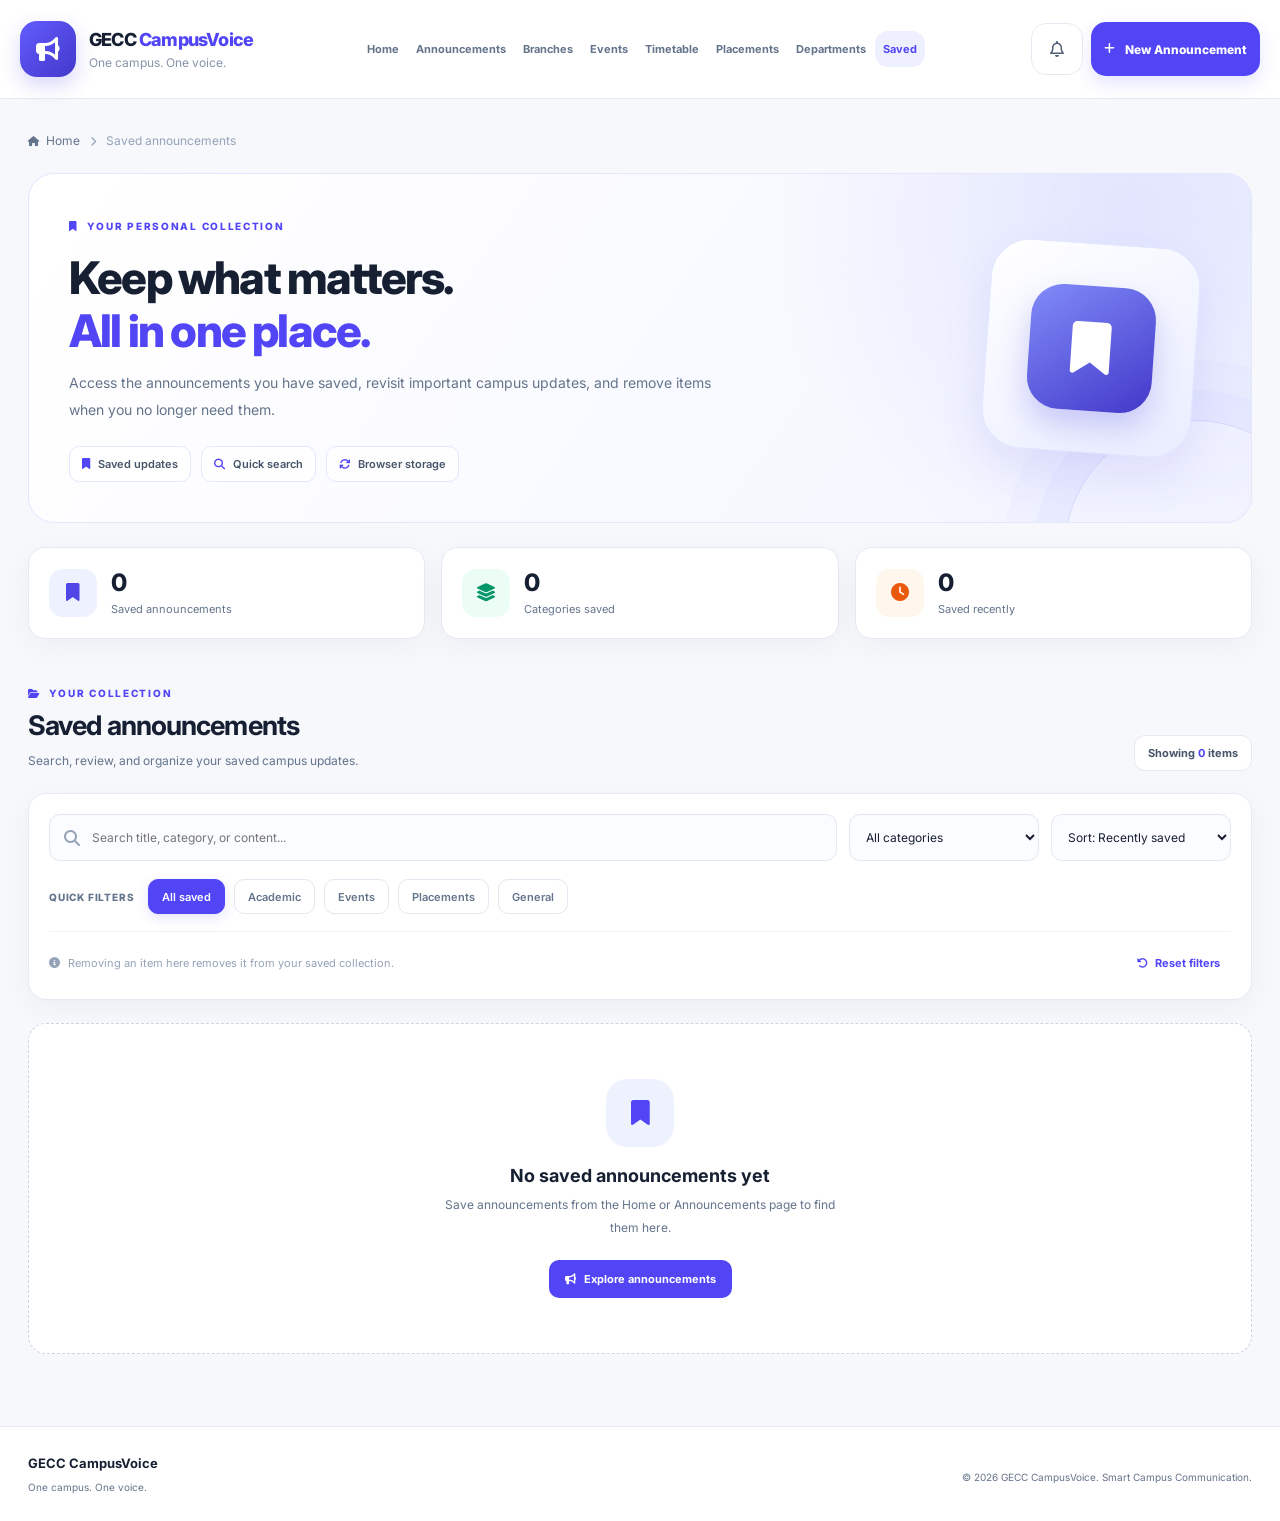
<file: saved.html>
<!DOCTYPE html>
<html lang="en">
<head>
    <meta charset="UTF-8">
    <meta name="viewport" content="width=device-width, initial-scale=1.0">
    <meta name="description" content="View and manage your saved GECC CampusVoice announcements.">
    <meta name="theme-color" content="#f6f8fc">
    <title>Saved Announcements | GECC CampusVoice</title>

    <link rel="preconnect" href="https://fonts.googleapis.com">
    <link rel="preconnect" href="https://fonts.gstatic.com" crossorigin>
    <link href="https://fonts.googleapis.com/css2?family=Inter:wght@400;500;600;700;800&display=swap" rel="stylesheet">
    <link rel="stylesheet" href="https://cdnjs.cloudflare.com/ajax/libs/font-awesome/6.5.2/css/all.min.css">

    <style>
        :root {
            --primary: #5145f5;
            --primary-dark: #4035d9;
            --primary-light: #eef0ff;
            --text: #172033;
            --muted: #64748b;
            --border: #e5eaf2;
            --background: #f6f8fc;
            --white: #fff;
            --green: #059669;
            --radius: 18px;
            --shadow: 0 8px 30px rgba(15, 23, 42, .045);
        }

        * {
            box-sizing: border-box;
        }

        html {
            scroll-behavior: smooth;
            scroll-padding-top: 110px;
        }

        body {
            margin: 0;
            color: var(--text);
            background: var(--background);
            font-family: "Inter", sans-serif;
            -webkit-font-smoothing: antialiased;
        }

        body.modal-open {
            overflow: hidden;
        }

        button, input, select {
            font: inherit;
        }

        button, a, input, select {
            -webkit-tap-highlight-color: transparent;
        }

        button:focus-visible,
        a:focus-visible,
        input:focus-visible,
        select:focus-visible {
            outline: 3px solid rgba(81, 69, 245, .3);
            outline-offset: 3px;
        }

        a {
            color: inherit;
        }

        /* =========================
           SHARED NAVBAR
        ========================= */

        .header {
            position: sticky;
            top: 0;
            z-index: 1000;
            background: rgba(255, 255, 255, .97);
            border-bottom: 1px solid var(--border);
            backdrop-filter: blur(18px);
        }

        .header-container {
            width: 100%;
            max-width: 1900px;
            min-height: 98px;
            margin: auto;
            padding: 12px 2.4%;
            display: flex;
            align-items: center;
            justify-content: space-between;
            gap: 20px;
        }

        .brand {
            display: flex;
            align-items: center;
            gap: 13px;
            flex-shrink: 0;
            text-decoration: none;
        }

        .brand-icon {
            width: 56px;
            height: 56px;
            display: grid;
            place-items: center;
            border-radius: 17px;
            color: white;
            background: linear-gradient(135deg, #635bff, #4338ca);
            box-shadow: 0 8px 20px rgba(79, 70, 229, .22);
            font-size: 24px;
        }

        .brand-text h1 {
            margin: 0;
            color: var(--text);
            font-size: 21px;
            font-weight: 800;
            letter-spacing: -.8px;
            white-space: nowrap;
        }

        .brand-text h1 span {
            color: var(--primary);
        }

        .brand-text p {
            margin: 5px 0 0;
            color: #8793a8;
            font-size: 12px;
        }

        .navigation {
            display: flex;
            align-items: center;
            justify-content: center;
            gap: 4px;
        }

        .nav-link {
            display: inline-flex;
            align-items: center;
            justify-content: center;
            padding: 14px 12px;
            border-radius: 13px;
            color: #64748b;
            text-decoration: none;
            font-size: 12px;
            font-weight: 700;
            white-space: nowrap;
            transition: background .2s, color .2s;
        }

        .nav-link:hover,
        .nav-link.active {
            color: var(--primary);
            background: var(--primary-light);
        }

        .header-actions {
            display: flex;
            align-items: center;
            gap: 12px;
            flex-shrink: 0;
        }

        .icon-button,
        .mobile-menu-button {
            position: relative;
            width: 52px;
            height: 52px;
            display: grid;
            place-items: center;
            border: 1px solid var(--border);
            border-radius: 15px;
            background: white;
            color: #526078;
            cursor: pointer;
        }

        .icon-button:hover,
        .mobile-menu-button:hover {
            color: var(--primary);
            background: #f8f9ff;
        }

        .notification-badge {
            position: absolute;
            top: 5px;
            right: 5px;
            min-width: 17px;
            height: 17px;
            padding: 0 4px;
            display: grid;
            place-items: center;
            border-radius: 20px;
            color: white;
            background: #ef4444;
            font-size: 10px;
            font-weight: 800;
        }

        .notification-badge[hidden] {
            display: none;
        }

        .new-button {
            min-height: 54px;
            padding: 0 20px;
            display: inline-flex;
            align-items: center;
            justify-content: center;
            gap: 10px;
            border-radius: 15px;
            color: white;
            background: var(--primary);
            box-shadow: 0 8px 18px rgba(81, 69, 245, .14);
            text-decoration: none;
            font-size: 13px;
            font-weight: 800;
            white-space: nowrap;
            transition: background .2s, transform .2s;
        }

        .new-button:hover {
            color: white;
            background: var(--primary-dark);
            transform: translateY(-1px);
        }

        .mobile-menu-button {
            display: none;
        }

        /* =========================
           PAGE LAYOUT
        ========================= */

        .saved-page {
            width: 100%;
            max-width: 1440px;
            margin: auto;
            padding: 34px 28px 72px;
        }

        .breadcrumb {
            display: flex;
            align-items: center;
            flex-wrap: wrap;
            gap: 10px;
            margin-bottom: 25px;
            color: #94a3b8;
            font-size: 12px;
        }

        .breadcrumb a {
            display: inline-flex;
            align-items: center;
            gap: 7px;
            color: #64748b;
            text-decoration: none;
        }

        .breadcrumb a:hover {
            color: var(--primary);
        }

        .breadcrumb i {
            font-size: 10px;
        }

        /* =========================
           SHARED HERO
        ========================= */

        .shared-hero {
            position: relative;
            isolation: isolate;
            overflow: hidden;
            padding: 40px;
            border: 1px solid #e0e7ff;
            border-radius: 26px;
            background:
                radial-gradient(circle at 90% 10%, rgba(129, 140, 248, .17), transparent 32%),
                linear-gradient(125deg, #fff 5%, #f3f5ff 100%);
        }

        .shared-hero::after {
            content: "";
            position: absolute;
            z-index: -1;
            width: 260px;
            height: 260px;
            right: -75px;
            bottom: -160px;
            border: 1px solid rgba(99, 102, 241, .18);
            border-radius: 50%;
            box-shadow:
                0 0 0 30px rgba(99, 102, 241, .035),
                0 0 0 60px rgba(99, 102, 241, .025);
            pointer-events: none;
        }

        .hero-layout {
            display: grid;
            grid-template-columns: minmax(0, 1fr) 240px;
            align-items: center;
            gap: 35px;
        }

        .eyebrow {
            display: inline-flex;
            align-items: center;
            gap: 8px;
            color: var(--primary);
            font-size: 10px;
            font-weight: 800;
            letter-spacing: 1.7px;
            text-transform: uppercase;
        }

        .shared-hero h2 {
            max-width: 720px;
            margin: 17px 0 13px;
            color: var(--text);
            font-size: clamp(30px, 4vw, 45px);
            line-height: 1.18;
            letter-spacing: -1.8px;
            font-weight: 800;
        }

        .shared-hero h2 span {
            display: block;
            color: var(--primary);
        }

        .hero-description {
            max-width: 650px;
            margin: 0;
            color: var(--muted);
            font-size: 14px;
            line-height: 1.9;
        }

        .hero-badges {
            display: flex;
            flex-wrap: wrap;
            gap: 10px;
            margin-top: 23px;
        }

        .hero-badge {
            display: inline-flex;
            align-items: center;
            gap: 8px;
            padding: 10px 12px;
            border: 1px solid #e2e8ff;
            border-radius: 10px;
            background: rgba(255, 255, 255, .85);
            color: #475569;
            font-size: 11px;
            font-weight: 600;
        }

        .hero-badge i {
            color: var(--primary);
        }

        .hero-art {
            width: 210px;
            height: 210px;
            display: grid;
            place-items: center;
            justify-self: center;
            border: 1px solid #e0e7ff;
            border-radius: 40px;
            background: linear-gradient(145deg, #fff, #e9edff);
            transform: rotate(4deg);
            box-shadow: 0 20px 45px rgba(79, 70, 229, .1);
        }

        .hero-art-inner {
            width: 125px;
            height: 125px;
            display: grid;
            place-items: center;
            border-radius: 32px;
            color: white;
            background: linear-gradient(145deg, #818cf8, #4338ca);
            font-size: 52px;
            box-shadow: 0 15px 30px rgba(79, 70, 229, .25);
        }

        /* =========================
           STATISTICS
        ========================= */

        .saved-stats {
            display: grid;
            grid-template-columns: repeat(3, minmax(0, 1fr));
            gap: 16px;
            margin: 24px 0 42px;
        }

        .stat-card {
            min-width: 0;
            display: flex;
            align-items: center;
            gap: 14px;
            padding: 20px;
            border: 1px solid var(--border);
            border-radius: 17px;
            background: white;
            box-shadow: var(--shadow);
        }

        .stat-icon {
            width: 48px;
            height: 48px;
            display: grid;
            place-items: center;
            flex-shrink: 0;
            border-radius: 14px;
            font-size: 18px;
        }

        .stat-icon.indigo {
            color: #4f46e5;
            background: #eef2ff;
        }

        .stat-icon.green {
            color: #059669;
            background: #ecfdf5;
        }

        .stat-icon.orange {
            color: #ea580c;
            background: #fff7ed;
        }

        .stat-number {
            display: block;
            font-size: 24px;
            font-weight: 800;
            letter-spacing: -.8px;
        }

        .stat-label {
            display: block;
            margin-top: 4px;
            color: var(--muted);
            font-size: 11px;
            line-height: 1.5;
        }

        /* =========================
           SECTION HEADING
        ========================= */

        .section-top {
            display: flex;
            align-items: flex-end;
            justify-content: space-between;
            gap: 18px;
            margin-bottom: 22px;
        }

        .section-top h2 {
            margin: 8px 0 0;
            font-size: 27px;
            letter-spacing: -.9px;
        }

        .section-top p {
            margin: 8px 0 0;
            color: var(--muted);
            font-size: 12px;
            line-height: 1.8;
        }

        .result-count {
            flex-shrink: 0;
            padding: 10px 13px;
            border: 1px solid var(--border);
            border-radius: 11px;
            background: white;
            color: #475569;
            font-size: 11px;
            font-weight: 700;
        }

        .result-count strong {
            color: var(--primary);
        }

        /* =========================
           SEARCH AND FILTERS
        ========================= */

        .saved-toolbar {
            padding: 20px;
            margin-bottom: 23px;
            border: 1px solid var(--border);
            border-radius: 18px;
            background: white;
            box-shadow: var(--shadow);
        }

        .toolbar-top {
            display: grid;
            grid-template-columns: minmax(0, 1fr) 190px 180px;
            gap: 12px;
        }

        .search-control {
            position: relative;
            min-width: 0;
        }

        .search-control > i {
            position: absolute;
            top: 50%;
            left: 15px;
            color: #94a3b8;
            transform: translateY(-50%);
            pointer-events: none;
        }

        .search-control input,
        .toolbar-select {
            width: 100%;
            height: 47px;
            border: 1px solid #e2e8f0;
            border-radius: 11px;
            outline: none;
            background: #fbfcff;
            color: var(--text);
            font-size: 12px;
            transition: border-color .2s, box-shadow .2s;
        }

        .search-control input {
            padding: 0 42px;
        }

        .search-control input:focus,
        .toolbar-select:focus {
            border-color: #818cf8;
            box-shadow: 0 0 0 3px rgba(99, 102, 241, .1);
        }

        .search-clear {
            position: absolute;
            top: 50%;
            right: 8px;
            width: 30px;
            height: 30px;
            display: none;
            place-items: center;
            border: 0;
            border-radius: 8px;
            background: transparent;
            color: #64748b;
            cursor: pointer;
            transform: translateY(-50%);
        }

        .search-clear.visible {
            display: grid;
        }

        .toolbar-select {
            padding: 0 12px;
            cursor: pointer;
        }

        .filter-row {
            display: flex;
            align-items: center;
            flex-wrap: wrap;
            gap: 9px;
            margin-top: 18px;
        }

        .filter-label {
            margin-right: 5px;
            color: #64748b;
            font-size: 10px;
            font-weight: 800;
            letter-spacing: .8px;
        }

        .filter-chip {
            min-height: 35px;
            padding: 8px 13px;
            border: 1px solid #e2e8f0;
            border-radius: 10px;
            background: white;
            color: #64748b;
            font-size: 11px;
            font-weight: 600;
            cursor: pointer;
            transition: all .2s ease;
        }

        .filter-chip:hover {
            border-color: #c7d2fe;
            color: var(--primary);
        }

        .filter-chip.active {
            border-color: var(--primary);
            background: var(--primary);
            color: white;
            box-shadow: 0 4px 12px rgba(79, 70, 229, .15);
        }

        .toolbar-bottom {
            display: flex;
            align-items: center;
            justify-content: space-between;
            flex-wrap: wrap;
            gap: 12px;
            margin-top: 17px;
            padding-top: 15px;
            border-top: 1px solid #f0f2f7;
        }

        .toolbar-hint {
            display: flex;
            align-items: center;
            gap: 8px;
            color: #94a3b8;
            font-size: 11px;
        }

        .reset-button {
            display: inline-flex;
            align-items: center;
            gap: 7px;
            padding: 9px 11px;
            border: 0;
            border-radius: 9px;
            background: transparent;
            color: var(--primary);
            font-size: 11px;
            font-weight: 700;
            cursor: pointer;
        }

        .reset-button:hover {
            background: var(--primary-light);
        }

        /* =========================
           SAVED ANNOUNCEMENT CARDS
        ========================= */

        .saved-grid {
            display: grid;
            grid-template-columns: repeat(3, minmax(0, 1fr));
            align-items: stretch;
            gap: 19px;
        }

        .saved-card {
            min-width: 0;
            display: flex;
            flex-direction: column;
            padding: 23px;
            border: 1px solid var(--border);
            border-radius: var(--radius);
            background: white;
            box-shadow: 0 4px 20px rgba(15, 23, 42, .025);
            animation: cardAppear .3s ease both;
            transition: transform .2s ease, box-shadow .2s ease, border-color .2s ease;
        }

        .saved-card:hover {
            transform: translateY(-4px);
            border-color: #d8ddff;
            box-shadow: 0 18px 42px rgba(15, 23, 42, .075);
        }

        @keyframes cardAppear {
            from {
                opacity: 0;
                transform: translateY(8px);
            }

            to {
                opacity: 1;
                transform: translateY(0);
            }
        }

        .saved-card-top {
            display: flex;
            align-items: flex-start;
            justify-content: space-between;
            gap: 12px;
            margin-bottom: 18px;
        }

        .category-icon {
            width: 52px;
            height: 52px;
            display: grid;
            place-items: center;
            flex-shrink: 0;
            border-radius: 15px;
            background: #eef2ff;
            color: #4f46e5;
            font-size: 20px;
        }

        .category-icon.green {
            color: #059669;
            background: #ecfdf5;
        }

        .category-icon.orange {
            color: #ea580c;
            background: #fff7ed;
        }

        .category-icon.blue {
            color: #0284c7;
            background: #f0f9ff;
        }

        .category-icon.pink {
            color: #db2777;
            background: #fdf2f8;
        }

        .category-icon.teal {
            color: #0d9488;
            background: #f0fdfa;
        }

        .saved-label {
            display: inline-flex;
            align-items: center;
            gap: 6px;
            padding: 7px 9px;
            border: 1px solid #e0e7ff;
            border-radius: 8px;
            background: #f5f5ff;
            color: #5145f5;
            font-size: 10px;
            font-weight: 800;
        }

        .saved-card h3 {
            margin: 0;
            font-size: 16px;
            line-height: 1.55;
            letter-spacing: -.3px;
            overflow-wrap: anywhere;
        }

        .saved-category {
            margin-top: 8px;
            color: #64748b;
            font-size: 11px;
            font-weight: 600;
        }

        .saved-description {
            display: -webkit-box;
            overflow: hidden;
            -webkit-box-orient: vertical;
            -webkit-line-clamp: 3;
            margin: 14px 0 16px;
            color: var(--muted);
            font-size: 12px;
            line-height: 1.9;
        }

        .saved-tags {
            display: flex;
            flex-wrap: wrap;
            gap: 7px;
            margin-bottom: 18px;
        }

        .saved-tag {
            padding: 6px 9px;
            border-radius: 7px;
            background: #f1f5f9;
            color: #475569;
            font-size: 10px;
            font-weight: 700;
        }

        .saved-card-info {
            display: flex;
            flex-wrap: wrap;
            align-items: center;
            gap: 13px;
            padding: 14px 0;
            border-top: 1px solid #edf0f5;
            color: #64748b;
            font-size: 10px;
        }

        .saved-card-info span {
            display: inline-flex;
            align-items: center;
            gap: 7px;
        }

        .saved-card-info i {
            color: #818cf8;
        }

        .saved-card-actions {
            display: flex;
            gap: 9px;
            margin-top: auto;
            padding-top: 17px;
        }

        .card-button {
            min-height: 41px;
            display: inline-flex;
            align-items: center;
            justify-content: center;
            gap: 8px;
            padding: 10px 12px;
            border: 1px solid var(--border);
            border-radius: 10px;
            background: white;
            color: #475569;
            font-size: 11px;
            font-weight: 700;
            cursor: pointer;
            transition: all .2s ease;
        }

        .card-button:hover {
            border-color: #c7d2fe;
            background: #f8faff;
            color: var(--primary);
        }

        .card-button.primary {
            flex: 1;
            border-color: var(--primary);
            background: var(--primary);
            color: white;
        }

        .card-button.primary:hover {
            border-color: var(--primary-dark);
            background: var(--primary-dark);
        }

        .card-button.remove:hover {
            border-color: #fecaca;
            background: #fef2f2;
            color: #dc2626;
        }

        /* =========================
           EMPTY STATE
        ========================= */

        .empty-state {
            display: none;
            padding: 55px 20px;
            border: 1px dashed #cbd5e1;
            border-radius: 18px;
            background: white;
            text-align: center;
        }

        .empty-state.visible {
            display: block;
        }

        .empty-icon {
            width: 68px;
            height: 68px;
            display: grid;
            place-items: center;
            margin: 0 auto 18px;
            border-radius: 21px;
            background: #eef2ff;
            color: var(--primary);
            font-size: 25px;
        }

        .empty-state h3 {
            margin: 0 0 8px;
            font-size: 18px;
        }

        .empty-state p {
            max-width: 420px;
            margin: 0 auto 20px;
            color: var(--muted);
            font-size: 12px;
            line-height: 1.9;
        }

        .empty-state a {
            display: inline-flex;
            align-items: center;
            gap: 8px;
            padding: 12px 16px;
            border-radius: 10px;
            background: var(--primary);
            color: white;
            text-decoration: none;
            font-size: 11px;
            font-weight: 700;
        }

        .empty-state a:hover {
            background: var(--primary-dark);
        }

        /* =========================
           DETAILS MODAL
        ========================= */

        .announcement-modal {
            position: fixed;
            inset: 0;
            z-index: 2000;
            display: none;
            align-items: center;
            justify-content: center;
            padding: 20px;
            background: rgba(15, 23, 42, .58);
            backdrop-filter: blur(7px);
        }

        .announcement-modal.open {
            display: flex;
        }

        .modal-card {
            position: relative;
            width: min(100%, 700px);
            max-height: min(85vh, 800px);
            overflow-y: auto;
            padding: 32px;
            border: 1px solid rgba(255, 255, 255, .7);
            border-radius: 24px;
            background: white;
            box-shadow: 0 30px 100px rgba(15, 23, 42, .3);
            animation: modalAppear .2s ease;
        }

        @keyframes modalAppear {
            from {
                opacity: 0;
                transform: translateY(10px) scale(.99);
            }

            to {
                opacity: 1;
                transform: translateY(0) scale(1);
            }
        }

        .modal-close {
            position: absolute;
            top: 17px;
            right: 17px;
            width: 42px;
            height: 42px;
            display: grid;
            place-items: center;
            border: 1px solid var(--border);
            border-radius: 13px;
            background: white;
            color: #64748b;
            cursor: pointer;
        }

        .modal-close:hover {
            color: var(--primary);
            background: #f4f5ff;
        }

        .modal-heading {
            display: flex;
            align-items: flex-start;
            gap: 15px;
            padding-right: 42px;
            margin-bottom: 23px;
        }

        .modal-heading .category-icon {
            width: 60px;
            height: 60px;
            border-radius: 18px;
            font-size: 24px;
        }

        .modal-heading h2 {
            margin: 0;
            font-size: 22px;
            line-height: 1.45;
            letter-spacing: -.7px;
            overflow-wrap: anywhere;
        }

        .modal-heading p {
            margin: 7px 0 0;
            color: var(--muted);
            font-size: 12px;
            line-height: 1.7;
        }

        .modal-section {
            padding: 19px 0;
            border-top: 1px solid #edf0f5;
        }

        .modal-section h3 {
            display: flex;
            align-items: center;
            gap: 9px;
            margin: 0 0 11px;
            font-size: 13px;
        }

        .modal-section h3 i {
            color: var(--primary);
        }

        .modal-section p {
            margin: 0;
            color: var(--muted);
            font-size: 13px;
            line-height: 1.9;
            overflow-wrap: anywhere;
            white-space: pre-wrap;
        }

        .modal-meta {
            display: flex;
            flex-wrap: wrap;
            gap: 9px;
            margin-top: 14px;
        }

        .modal-meta span {
            display: inline-flex;
            align-items: center;
            gap: 7px;
            padding: 9px 11px;
            border: 1px solid #e2e8ff;
            border-radius: 9px;
            background: #f8faff;
            color: #475569;
            font-size: 11px;
            font-weight: 600;
        }

        .modal-meta i {
            color: var(--primary);
        }

        .modal-actions {
            display: flex;
            flex-wrap: wrap;
            gap: 10px;
            padding-top: 12px;
        }

        /* =========================
           FOOTER
        ========================= */

        .page-footer {
            padding: 25px 28px;
            border-top: 1px solid var(--border);
            background: white;
        }

        .footer-inner {
            max-width: 1384px;
            margin: auto;
            display: flex;
            align-items: center;
            justify-content: space-between;
            gap: 18px;
        }

        .footer-brand strong {
            font-size: 13px;
        }

        .footer-brand p,
        .footer-copy {
            margin: 6px 0 0;
            color: var(--muted);
            font-size: 10px;
            line-height: 1.8;
        }

        /* =========================
           RESPONSIVE
        ========================= */

        @media (max-width: 1450px) {
            .header-container {
                gap: 12px;
                padding-inline: 20px;
            }

            .brand-text h1 {
                font-size: 18px;
            }

            .navigation {
                gap: 1px;
            }

            .nav-link {
                padding: 11px 8px;
                font-size: 11px;
            }

            .header-actions {
                gap: 8px;
            }

            .new-button {
                padding-inline: 13px;
                font-size: 12px;
            }
        }

        @media (max-width: 1100px) {
            .header-container {
                min-height: 78px;
            }

            .mobile-menu-button {
                display: grid;
            }

            .navigation {
                position: absolute;
                top: 100%;
                left: 0;
                right: 0;
                display: none;
                align-items: stretch;
                flex-direction: column;
                gap: 5px;
                padding: 14px 20px 18px;
                border-bottom: 1px solid var(--border);
                background: white;
                box-shadow: 0 15px 25px rgba(15, 23, 42, .06);
            }

            .navigation.mobile-open {
                display: flex;
            }

            .nav-link {
                justify-content: flex-start;
                padding: 13px;
                font-size: 12px;
            }

            .hero-layout {
                grid-template-columns: minmax(0, 1fr) 180px;
                gap: 20px;
            }

            .hero-art {
                width: 165px;
                height: 165px;
                border-radius: 32px;
            }

            .hero-art-inner {
                width: 100px;
                height: 100px;
                font-size: 40px;
            }

            .saved-grid {
                grid-template-columns: repeat(2, minmax(0, 1fr));
            }

            .toolbar-top {
                grid-template-columns: minmax(0, 1fr) 170px;
            }

            .search-control {
                grid-column: 1 / -1;
            }
        }

        @media (max-width: 700px) {
            .header-container {
                padding: 10px 12px;
                gap: 7px;
            }

            .brand {
                gap: 8px;
            }

            .brand-icon {
                width: 40px;
                height: 40px;
                border-radius: 12px;
                font-size: 18px;
            }

            .brand-text h1 {
                font-size: 14px;
                letter-spacing: -.4px;
            }

            .brand-text p {
                margin-top: 3px;
                font-size: 9px;
            }

            .header-actions {
                gap: 6px;
            }

            .icon-button,
            .mobile-menu-button {
                width: 36px;
                height: 36px;
                border-radius: 11px;
            }

            .new-button {
                width: 37px;
                min-height: 37px;
                padding: 0;
                border-radius: 11px;
            }

            .new-button span {
                display: none;
            }

            .saved-page {
                padding: 24px 14px 50px;
            }

            .breadcrumb {
                margin-bottom: 20px;
                font-size: 10px;
            }

            .shared-hero {
                padding: 25px 21px;
                border-radius: 20px;
            }

            .hero-layout {
                grid-template-columns: 1fr;
            }

            .hero-art {
                display: none;
            }

            .shared-hero h2 {
                font-size: 31px;
                letter-spacing: -1.2px;
            }

            .hero-description {
                font-size: 12px;
            }

            .hero-badge {
                font-size: 10px;
            }

            .saved-stats {
                grid-template-columns: 1fr;
                gap: 10px;
                margin: 16px 0 32px;
            }

            .stat-card {
                gap: 10px;
                padding: 13px;
                border-radius: 13px;
            }

            .stat-icon {
                width: 39px;
                height: 39px;
                border-radius: 11px;
                font-size: 15px;
            }

            .stat-number {
                font-size: 20px;
            }

            .stat-label {
                font-size: 10px;
            }

            .section-top {
                align-items: flex-start;
                flex-direction: column;
                gap: 12px;
            }

            .section-top h2 {
                font-size: 23px;
            }

            .saved-toolbar {
                padding: 13px;
            }

            .toolbar-top {
                grid-template-columns: 1fr;
            }

            .search-control {
                grid-column: auto;
            }

            .toolbar-select {
                height: 44px;
            }

            .saved-grid {
                grid-template-columns: 1fr;
                gap: 14px;
            }

            .saved-card {
                padding: 20px;
            }

            .modal-card {
                padding: 25px 20px;
                border-radius: 19px;
            }

            .modal-heading h2 {
                font-size: 18px;
            }

            .modal-heading .category-icon {
                width: 48px;
                height: 48px;
                font-size: 20px;
            }

            .footer-inner {
                align-items: flex-start;
                flex-direction: column;
                gap: 8px;
            }

            .page-footer {
                padding-inline: 18px;
            }
        }

        @media (prefers-reduced-motion: reduce) {
            *,
            *::before,
            *::after {
                scroll-behavior: auto !important;
                animation-duration: .01ms !important;
                animation-iteration-count: 1 !important;
                transition-duration: .01ms !important;
            }
        }
    </style>
</head>

<body>

    <!-- SHARED NAVBAR -->
    <header class="header">
        <div class="header-container">

            <a class="brand" href="index.html" aria-label="GECC CampusVoice home">
                <span class="brand-icon">
                    <i class="fa-solid fa-bullhorn"></i>
                </span>

                <span class="brand-text">
                    <h1>GECC <span>CampusVoice</span></h1>
                    <p>One campus. One voice.</p>
                </span>
            </a>

            <nav class="navigation" id="mainNavigation" aria-label="Main navigation">
                <a class="nav-link" href="index.html">Home</a>
                <a class="nav-link" href="index.html#announcements">Announcements</a>
                <a class="nav-link" href="index.html#branches">Branches</a>
                <a class="nav-link" href="events.html">Events</a>
                <a class="nav-link" href="timetable.html">Timetable</a>
                <a class="nav-link" href="placements.html">Placements</a>
                <a class="nav-link" href="departments.html">Departments</a>
                <a class="nav-link active" href="saved.html" aria-current="page">Saved</a>
            </nav>

            <div class="header-actions">
                <button class="icon-button" id="notificationToggle"
                        type="button" aria-label="Notifications"
                        title="Notifications">
                    <i class="fa-regular fa-bell"></i>
                </button>

                <a class="new-button" href="index.html?createAnnouncement=1">
                    <i class="fa-solid fa-plus"></i>
                    <span>New Announcement</span>
                </a>

                <button class="mobile-menu-button" id="menuToggle"
                        type="button" aria-label="Open navigation menu"
                        aria-controls="mainNavigation" aria-expanded="false">
                    <i class="fa-solid fa-bars"></i>
                </button>
            </div>

        </div>
    </header>

    <main class="saved-page">

        <div class="breadcrumb">
            <a href="index.html"><i class="fa-solid fa-house"></i> Home</a>
            <i class="fa-solid fa-chevron-right"></i>
            <span>Saved announcements</span>
        </div>

        <!-- HERO -->
        <section class="shared-hero">
            <div class="hero-layout">

                <div>
                    <span class="eyebrow">
                        <i class="fa-solid fa-bookmark"></i>
                        Your personal collection
                    </span>

                    <h2>
                        Keep what matters.
                        <span>All in one place.</span>
                    </h2>

                    <p class="hero-description">
                        Access the announcements you have saved, revisit important campus
                        updates, and remove items when you no longer need them.
                    </p>

                    <div class="hero-badges">
                        <span class="hero-badge">
                            <i class="fa-solid fa-bookmark"></i>
                            Saved updates
                        </span>

                        <span class="hero-badge">
                            <i class="fa-solid fa-magnifying-glass"></i>
                            Quick search
                        </span>

                        <span class="hero-badge">
                            <i class="fa-solid fa-arrows-rotate"></i>
                            Browser storage
                        </span>
                    </div>
                </div>

                <div class="hero-art" aria-hidden="true">
                    <div class="hero-art-inner">
                        <i class="fa-solid fa-bookmark"></i>
                    </div>
                </div>

            </div>
        </section>

        <!-- STATS -->
        <section class="saved-stats" aria-label="Saved announcement statistics">

            <div class="stat-card">
                <div class="stat-icon indigo">
                    <i class="fa-solid fa-bookmark"></i>
                </div>
                <div>
                    <span class="stat-number" id="totalSaved">0</span>
                    <span class="stat-label">Saved announcements</span>
                </div>
            </div>

            <div class="stat-card">
                <div class="stat-icon green">
                    <i class="fa-solid fa-layer-group"></i>
                </div>
                <div>
                    <span class="stat-number" id="savedCategories">0</span>
                    <span class="stat-label">Categories saved</span>
                </div>
            </div>

            <div class="stat-card">
                <div class="stat-icon orange">
                    <i class="fa-solid fa-clock"></i>
                </div>
                <div>
                    <span class="stat-number" id="recentSaved">0</span>
                    <span class="stat-label">Saved recently</span>
                </div>
            </div>

        </section>

        <!-- SAVED ANNOUNCEMENTS -->
        <section aria-labelledby="savedTitle">

            <div class="section-top">
                <div>
                    <span class="eyebrow">
                        <i class="fa-solid fa-folder-open"></i>
                        Your collection
                    </span>

                    <h2 id="savedTitle">Saved announcements</h2>

                    <p>Search, review, and organize your saved campus updates.</p>
                </div>

                <div class="result-count" aria-live="polite">
                    Showing <strong id="visibleCount">0</strong> items
                </div>
            </div>

            <div class="saved-toolbar">

                <div class="toolbar-top">

                    <div class="search-control">
                        <i class="fa-solid fa-magnifying-glass"></i>

                        <input
                            id="savedSearch"
                            type="search"
                            placeholder="Search title, category, or content..."
                            aria-label="Search saved announcements"
                            autocomplete="off">

                        <button class="search-clear" id="clearSearch"
                                type="button" aria-label="Clear search"
                                title="Clear search">
                            <i class="fa-solid fa-xmark"></i>
                        </button>
                    </div>

                    <select class="toolbar-select" id="categoryFilter"
                            aria-label="Filter saved announcements by category">
                        <option value="all">All categories</option>
                        <option value="Academic">Academic</option>
                        <option value="Events">Events</option>
                        <option value="Placements">Placements</option>
                        <option value="General">General</option>
                        <option value="Notice">Notice</option>
                        <option value="Workshop">Workshop</option>
                    </select>

                    <select class="toolbar-select" id="sortSaved"
                            aria-label="Sort saved announcements">
                        <option value="newest">Sort: Recently saved</option>
                        <option value="oldest">Sort: Oldest saved</option>
                        <option value="title">Sort: Title A to Z</option>
                        <option value="date">Sort: Announcement date</option>
                    </select>

                </div>

                <div class="filter-row" aria-label="Quick category filters">
                    <span class="filter-label">QUICK FILTERS</span>

                    <button class="filter-chip active" data-category="all" type="button">
                        All saved
                    </button>

                    <button class="filter-chip" data-category="Academic" type="button">
                        Academic
                    </button>

                    <button class="filter-chip" data-category="Events" type="button">
                        Events
                    </button>

                    <button class="filter-chip" data-category="Placements" type="button">
                        Placements
                    </button>

                    <button class="filter-chip" data-category="General" type="button">
                        General
                    </button>
                </div>

                <div class="toolbar-bottom">
                    <span class="toolbar-hint">
                        <i class="fa-solid fa-circle-info"></i>
                        Removing an item here removes it from your saved collection.
                    </span>

                    <button class="reset-button" id="resetFilters" type="button">
                        <i class="fa-solid fa-rotate-left"></i>
                        Reset filters
                    </button>
                </div>

            </div>

            <div class="saved-grid" id="savedGrid"></div>

            <div class="empty-state" id="emptyState" role="status" aria-live="polite">
                <div class="empty-icon">
                    <i class="fa-solid fa-bookmark"></i>
                </div>

                <h3 id="emptyTitle">No saved announcements yet</h3>

                <p id="emptyDescription">
                    Save announcements from the Home or Announcements page to find them here.
                </p>

                <a href="index.html#announcements" id="emptyAction">
                    <i class="fa-solid fa-bullhorn"></i>
                    Explore announcements
                </a>
            </div>

        </section>

    </main>

    <!-- ANNOUNCEMENT DETAILS MODAL -->
    <div class="announcement-modal" id="announcementModal"
         role="dialog" aria-modal="true"
         aria-labelledby="modalAnnouncementTitle" aria-hidden="true">

        <div class="modal-card">

            <button class="modal-close" id="closeAnnouncementModal"
                    type="button" aria-label="Close announcement details">
                <i class="fa-solid fa-xmark"></i>
            </button>

            <div id="modalAnnouncementContent"></div>

        </div>
    </div>

    <!-- FOOTER -->
    <footer class="page-footer">
        <div class="footer-inner">
            <div class="footer-brand">
                <strong>GECC CampusVoice</strong>
                <p>One campus. One voice.</p>
            </div>

            <p class="footer-copy">
                © 2026 GECC CampusVoice. Smart Campus Communication.
            </p>
        </div>
    </footer>

    <script>
        "use strict";

        /*
         * IMPORTANT:
         * This page supports common localStorage save formats.
         * The storage key must match the one used by your announcements page.
         */

        const STORAGE_KEYS = [
            "geccCampusVoiceSaved",
            "campusVoiceSaved",
            "savedAnnouncements"
        ];

        const savedGrid = document.getElementById("savedGrid");
        const searchInput = document.getElementById("savedSearch");
        const categoryFilter = document.getElementById("categoryFilter");
        const sortSelect = document.getElementById("sortSaved");
        const visibleCount = document.getElementById("visibleCount");
        const emptyState = document.getElementById("emptyState");
        const emptyTitle = document.getElementById("emptyTitle");
        const emptyDescription = document.getElementById("emptyDescription");
        const emptyAction = document.getElementById("emptyAction");
        const clearSearchButton = document.getElementById("clearSearch");
        const modal = document.getElementById("announcementModal");
        const modalContent = document.getElementById("modalAnnouncementContent");
        const closeModalButton = document.getElementById("closeAnnouncementModal");

        let savedItems = [];
        let activeCategory = "all";
        let lastFocusedElement = null;
        let activeStorageKey = STORAGE_KEYS[0];

        function escapeHTML(value) {
            return String(value ?? "").replace(/[&<>"']/g, character => ({
                "&": "&amp;",
                "<": "&lt;",
                ">": "&gt;",
                '"': "&quot;",
                "'": "&#39;"
            })[character]);
        }

        function readSavedStorage() {
            for (const key of STORAGE_KEYS) {
                try {
                    const raw = localStorage.getItem(key);

                    if (raw === null) continue;

                    const parsed = JSON.parse(raw);

                    if (Array.isArray(parsed)) {
                        activeStorageKey = key;
                        return parsed;
                    }

                    if (parsed && Array.isArray(parsed.announcements)) {
                        activeStorageKey = key;
                        return parsed.announcements;
                    }

                    if (parsed && Array.isArray(parsed.saved)) {
                        activeStorageKey = key;
                        return parsed.saved;
                    }
                } catch (error) {
                    console.warn("Could not read saved items from:", key, error);
                }
            }

            activeStorageKey = STORAGE_KEYS[0];
            return [];
        }

        function writeSavedStorage() {
            try {
                localStorage.setItem(activeStorageKey, JSON.stringify(savedItems));
                return true;
            } catch (error) {
                console.error("Unable to save announcements:", error);
                alert("Your browser could not save this change. Check browser storage settings.");
                return false;
            }
        }

        function firstValue(item, keys, fallback = "") {
            for (const key of keys) {
                if (item[key] !== undefined && item[key] !== null && item[key] !== "") {
                    return item[key];
                }
            }

            return fallback;
        }

        function normalizeCategory(value) {
            const category = String(value || "General").trim().toLowerCase();

            if (category.includes("academic") || category.includes("exam") ||
                category.includes("education")) return "Academic";

            if (category.includes("event") || category.includes("fest") ||
                category.includes("seminar")) return "Events";

            if (category.includes("placement") || category.includes("job") ||
                category.includes("career") || category.includes("internship")) {
                return "Placements";
            }

            if (category.includes("workshop")) return "Workshop";
            if (category.includes("notice")) return "Notice";

            return "General";
        }

        function normalizeDate(value) {
            if (!value) return "";

            if (typeof value === "number") {
                const date = new Date(value);
                return Number.isNaN(date.getTime()) ? "" : date.toISOString();
            }

            const text = String(value).trim();

            // Handle a common display format such as "08 Oct 2026".
            const displayDate = text.match(
                /^(\d{1,2})\s+([A-Za-z]{3,})\s+(\d{4})$/
            );

            if (displayDate) {
                const parsed = new Date(text);
                return Number.isNaN(parsed.getTime()) ? "" : parsed.toISOString();
            }

            const date = new Date(text);
            return Number.isNaN(date.getTime()) ? "" : date.toISOString();
        }

        function normalizeItem(item, index) {
            if (!item || typeof item !== "object") return null;

            const title = firstValue(item, [
                "title", "headline", "name", "announcementTitle"
            ]);

            if (!String(title).trim()) return null;

            const categorySource = firstValue(item, [
                "category", "type", "announcementType", "label"
            ], "General");

            const description = firstValue(item, [
                "description", "content", "message", "body", "details"
            ], "No additional description is available.");

            const dateSource = firstValue(item, [
                "date", "announcementDate", "publishedAt", "createdAt"
            ], "");

            const savedAtSource = firstValue(item, [
                "savedAt", "savedDate", "bookmarkedAt"
            ], "");

            const tags = Array.isArray(item.tags)
                ? item.tags
                : Array.isArray(item.labels)
                    ? item.labels
                    : [];

            return {
                id: String(firstValue(item, [
                    "id", "_id", "announcementId", "uuid"
                ], `saved-${index}-${String(title)}`)),

                title: String(title),
                category: normalizeCategory(categorySource),
                originalCategory: String(categorySource),
                description: String(description),
                date: normalizeDate(dateSource),
                dateLabel: String(dateSource || "Date not specified"),
                savedAt: normalizeDate(savedAtSource),
                department: String(firstValue(item, [
                    "department", "branch", "audience", "targetDepartment"
                ], "All branches")),
                author: String(firstValue(item, [
                    "author", "postedBy", "createdBy", "organizer"
                ], "Campus Administration")),
                views: Number(firstValue(item, [
                    "views", "clicks", "viewCount", "studentViews"
                ], 0)) || 0,
                priority: String(firstValue(item, [
                    "priority", "importance"
                ], "Normal")),
                tags: tags.map(tag => String(tag)).slice(0, 5),
                source: item
            };
        }

        function loadSavedItems() {
            savedItems = readSavedStorage()
                .map(normalizeItem)
                .filter(Boolean);

            updateStatistics();
            renderSavedItems();
        }

        function getCategoryIcon(category) {
            const icons = {
                Academic: "fa-graduation-cap",
                Events: "fa-calendar-days",
                Placements: "fa-briefcase",
                General: "fa-circle-info",
                Notice: "fa-bell",
                Workshop: "fa-laptop-code"
            };

            return icons[category] || "fa-bullhorn";
        }

        function getCategoryTheme(category) {
            const themes = {
                Academic: "indigo",
                Events: "blue",
                Placements: "green",
                General: "teal",
                Notice: "orange",
                Workshop: "pink"
            };

            return themes[category] || "indigo";
        }

        function formatDate(dateValue, fallback = "Date not specified") {
            if (!dateValue) return escapeHTML(fallback);

            const date = new Date(dateValue);

            if (Number.isNaN(date.getTime())) {
                return escapeHTML(fallback);
            }

            return escapeHTML(new Intl.DateTimeFormat("en-IN", {
                day: "2-digit",
                month: "short",
                year: "numeric"
            }).format(date));
        }

        function getFilteredItems() {
            const query = searchInput.value.trim().toLowerCase();
            const selectedCategory = categoryFilter.value;

            const filtered = savedItems.filter(item => {
                const matchesQuickCategory =
                    activeCategory === "all" ||
                    item.category === activeCategory;

                const matchesSelect =
                    selectedCategory === "all" ||
                    item.category === selectedCategory;

                const searchableText = [
                    item.title,
                    item.category,
                    item.originalCategory,
                    item.description,
                    item.department,
                    item.author,
                    item.tags.join(" ")
                ].join(" ").toLowerCase();

                return matchesQuickCategory &&
                    matchesSelect &&
                    searchableText.includes(query);
            });

            switch (sortSelect.value) {
                case "oldest":
                    filtered.sort((a, b) =>
                        (a.savedAt || a.date || "").localeCompare(
                            b.savedAt || b.date || ""
                        )
                    );
                    break;

                case "title":
                    filtered.sort((a, b) => a.title.localeCompare(b.title));
                    break;

                case "date":
                    filtered.sort((a, b) =>
                        (b.date || "").localeCompare(a.date || "")
                    );
                    break;

                default:
                    filtered.sort((a, b) =>
                        (b.savedAt || b.date || "").localeCompare(
                            a.savedAt || a.date || ""
                        )
                    );
            }

            return filtered;
        }

        function createSavedCard(item, index) {
            const icon = getCategoryIcon(item.category);
            const theme = getCategoryTheme(item.category);

            const tags = item.tags.length
                ? item.tags.map(tag => `
                    <span class="saved-tag">${escapeHTML(tag)}</span>
                `).join("")
                : `<span class="saved-tag">${escapeHTML(item.department)}</span>`;

            return `
                <article class="saved-card" style="animation-delay:${index * 30}ms">
                    <div class="saved-card-top">
                        <div class="category-icon ${theme}">
                            <i class="fa-solid ${icon}" aria-hidden="true"></i>
                        </div>

                        <span class="saved-label">
                            <i class="fa-solid fa-bookmark"></i>
                            Saved
                        </span>
                    </div>

                    <h3>${escapeHTML(item.title)}</h3>

                    <div class="saved-category">
                        ${escapeHTML(item.category)} · ${escapeHTML(item.department)}
                    </div>

                    <p class="saved-description">${escapeHTML(item.description)}</p>

                    <div class="saved-tags">${tags}</div>

                    <div class="saved-card-info">
                        <span>
                            <i class="fa-regular fa-calendar"></i>
                            ${formatDate(item.date, item.dateLabel)}
                        </span>

                        <span>
                            <i class="fa-regular fa-eye"></i>
                            ${item.views} views
                        </span>
                    </div>

                    <div class="saved-card-actions">
                        <button class="card-button primary"
                                type="button"
                                data-action="view"
                                data-item-id="${escapeHTML(item.id)}">
                            View details
                            <i class="fa-solid fa-arrow-right"></i>
                        </button>

                        <button class="card-button remove"
                                type="button"
                                data-action="remove"
                                data-item-id="${escapeHTML(item.id)}"
                                aria-label="Remove ${escapeHTML(item.title)} from saved items"
                                title="Remove from saved">
                            <i class="fa-solid fa-bookmark"></i>
                        </button>
                    </div>
                </article>
            `;
        }

        function updateStatistics() {
            document.getElementById("totalSaved").textContent = savedItems.length;

            const categories = new Set(savedItems.map(item => item.category));
            document.getElementById("savedCategories").textContent = categories.size;

            const now = Date.now();
            const sevenDays = 7 * 24 * 60 * 60 * 1000;

            const recentlySaved = savedItems.filter(item => {
                if (!item.savedAt) return false;

                const timestamp = new Date(item.savedAt).getTime();

                return !Number.isNaN(timestamp) &&
                    timestamp <= now &&
                    now - timestamp <= sevenDays;
            });

            document.getElementById("recentSaved").textContent = recentlySaved.length;
        }

        function renderSavedItems() {
            const filtered = getFilteredItems();

            savedGrid.innerHTML = filtered
                .map(createSavedCard)
                .join("");

            visibleCount.textContent = filtered.length;

            const isEmpty = savedItems.length === 0;
            const noMatches = savedItems.length > 0 && filtered.length === 0;

            emptyState.classList.toggle("visible", isEmpty || noMatches);
            savedGrid.style.display = filtered.length === 0 ? "none" : "grid";

            if (isEmpty) {
                emptyTitle.textContent = "No saved announcements yet";
                emptyDescription.textContent =
                    "Save announcements from the Home or Announcements page to find them here.";
                emptyAction.style.display = "inline-flex";
            } else if (noMatches) {
                emptyTitle.textContent = "No matching announcements";
                emptyDescription.textContent =
                    "Try another search term or change the category filter.";
                emptyAction.style.display = "none";
            }

            clearSearchButton.classList.toggle(
                "visible",
                searchInput.value.length > 0
            );

            updateStatistics();
        }

        function openAnnouncementDetails(id, trigger) {
            const item = savedItems.find(saved => saved.id === id);
            if (!item) return;

            lastFocusedElement = trigger || document.activeElement;

            const icon = getCategoryIcon(item.category);
            const theme = getCategoryTheme(item.category);

            modalContent.innerHTML = `
                <div class="modal-heading">
                    <div class="category-icon ${theme}">
                        <i class="fa-solid ${icon}"></i>
                    </div>

                    <div>
                        <h2 id="modalAnnouncementTitle">${escapeHTML(item.title)}</h2>
                        <p>${escapeHTML(item.category)} · ${escapeHTML(item.department)}</p>
                    </div>
                </div>

                <div class="modal-section">
                    <h3><i class="fa-solid fa-align-left"></i> Announcement details</h3>
                    <p>${escapeHTML(item.description)}</p>
                </div>

                <div class="modal-section">
                    <h3><i class="fa-solid fa-circle-info"></i> Information</h3>

                    <div class="modal-meta">
                        <span>
                            <i class="fa-regular fa-calendar"></i>
                            ${formatDate(item.date, item.dateLabel)}
                        </span>

                        <span>
                            <i class="fa-solid fa-user"></i>
                            ${escapeHTML(item.author)}
                        </span>

                        <span>
                            <i class="fa-regular fa-eye"></i>
                            ${item.views} views
                        </span>

                        <span>
                            <i class="fa-solid fa-flag"></i>
                            ${escapeHTML(item.priority)}
                        </span>
                    </div>
                </div>

                <div class="modal-actions">
                    <button class="card-button primary"
                            type="button"
                            id="modalRemoveSaved">
                        <i class="fa-solid fa-bookmark"></i>
                        Remove from saved
                    </button>

                    <button class="card-button"
                            type="button"
                            id="modalCopyAnnouncement">
                        <i class="fa-regular fa-copy"></i>
                        Copy text
                    </button>

                    <button class="card-button"
                            type="button"
                            id="modalCloseAction">
                        Close
                    </button>
                </div>
            `;

            modal.classList.add("open");
            modal.setAttribute("aria-hidden", "false");
            document.body.classList.add("modal-open");

            document.getElementById("modalRemoveSaved")
                .addEventListener("click", () => {
                    closeAnnouncementDetails();
                    removeSavedItem(item.id);
                });

            document.getElementById("modalCopyAnnouncement")
                .addEventListener("click", async () => {
                    const text = [
                        item.title,
                        item.description,
                        `Category: ${item.category}`,
                        `Date: ${item.dateLabel}`
                    ].join("\n\n");

                    try {
                        if (navigator.clipboard && window.isSecureContext) {
                            await navigator.clipboard.writeText(text);
                        } else {
                            const temporary = document.createElement("textarea");
                            temporary.value = text;
                            temporary.style.position = "fixed";
                            temporary.style.opacity = "0";
                            document.body.appendChild(temporary);
                            temporary.select();

                            const copied = document.execCommand("copy");
                            temporary.remove();

                            if (!copied) throw new Error("Copy failed");
                        }

                        const button = document.getElementById("modalCopyAnnouncement");
                        button.innerHTML = '<i class="fa-solid fa-check"></i> Copied';
                    } catch (error) {
                        alert("Could not copy automatically. Please select and copy the text.");
                    }
                });

            document.getElementById("modalCloseAction")
                .addEventListener("click", closeAnnouncementDetails);

            closeModalButton.focus();
        }

        function closeAnnouncementDetails() {
            modal.classList.remove("open");
            modal.setAttribute("aria-hidden", "true");
            document.body.classList.remove("modal-open");

            if (lastFocusedElement &&
                typeof lastFocusedElement.focus === "function" &&
                document.contains(lastFocusedElement)) {
                lastFocusedElement.focus();
            }
        }

        function removeSavedItem(id) {
            const item = savedItems.find(saved => saved.id === id);
            if (!item) return;

            const confirmed = window.confirm(
                `Remove "${item.title}" from your saved announcements?`
            );

            if (!confirmed) return;

            const previousItems = savedItems;
            savedItems = savedItems.filter(saved => saved.id !== id);

            if (!writeSavedStorage()) {
                savedItems = previousItems;
                return;
            }

            updateStatistics();
            renderSavedItems();
        }

        function resetFilters() {
            searchInput.value = "";
            categoryFilter.value = "all";
            sortSelect.value = "newest";
            activeCategory = "all";

            document.querySelectorAll(".filter-chip").forEach(button => {
                button.classList.toggle(
                    "active",
                    button.dataset.category === "all"
                );
            });

            renderSavedItems();
        }

        /* Search and filters */
        searchInput.addEventListener("input", renderSavedItems);
        categoryFilter.addEventListener("change", renderSavedItems);
        sortSelect.addEventListener("change", renderSavedItems);

        clearSearchButton.addEventListener("click", () => {
            searchInput.value = "";
            renderSavedItems();
            searchInput.focus();
        });

        document.querySelectorAll(".filter-chip").forEach(button => {
            button.addEventListener("click", () => {
                activeCategory = button.dataset.category;
                categoryFilter.value = "all";

                document.querySelectorAll(".filter-chip").forEach(chip => {
                    chip.classList.toggle("active", chip === button);
                });

                renderSavedItems();
            });
        });

        document.getElementById("resetFilters")
            .addEventListener("click", resetFilters);

        /* Card actions */
        savedGrid.addEventListener("click", event => {
            const button = event.target.closest("[data-action][data-item-id]");
            if (!button) return;

            const id = button.dataset.itemId;
            const action = button.dataset.action;

            if (action === "view") {
                openAnnouncementDetails(id, button);
            }

            if (action === "remove") {
                removeSavedItem(id);
            }
        });

        /* Modal controls */
        closeModalButton.addEventListener("click", closeAnnouncementDetails);

        modal.addEventListener("click", event => {
            if (event.target === modal) {
                closeAnnouncementDetails();
            }
        });

        document.addEventListener("keydown", event => {
            if (event.key === "Escape" && modal.classList.contains("open")) {
                closeAnnouncementDetails();
            }
        });

        /* Responsive navbar */
        const menuToggle = document.getElementById("menuToggle");
        const mainNavigation = document.getElementById("mainNavigation");

        if (menuToggle && mainNavigation) {
            menuToggle.addEventListener("click", () => {
                const isOpen = mainNavigation.classList.toggle("mobile-open");

                menuToggle.setAttribute("aria-expanded", String(isOpen));
                menuToggle.setAttribute(
                    "aria-label",
                    isOpen ? "Close navigation menu" : "Open navigation menu"
                );

                menuToggle.innerHTML = isOpen
                    ? '<i class="fa-solid fa-xmark"></i>'
                    : '<i class="fa-solid fa-bars"></i>';
            });

            mainNavigation.querySelectorAll("a").forEach(link => {
                link.addEventListener("click", () => {
                    mainNavigation.classList.remove("mobile-open");
                    menuToggle.setAttribute("aria-expanded", "false");
                    menuToggle.setAttribute("aria-label", "Open navigation menu");
                    menuToggle.innerHTML = '<i class="fa-solid fa-bars"></i>';
                });
            });
        }

        document.getElementById("notificationToggle")
            .addEventListener("click", () => {
                window.location.href = "index.html#announcements";
            });

        /*
         * Keep this page synchronized when the user saves or removes an
         * announcement in another tab of the same browser.
         */
        window.addEventListener("storage", event => {
            if (STORAGE_KEYS.includes(event.key) || event.key === null) {
                loadSavedItems();
            }
        });

        /* Initial render */
        loadSavedItems();
    </script>

</body>
</html>
</file>
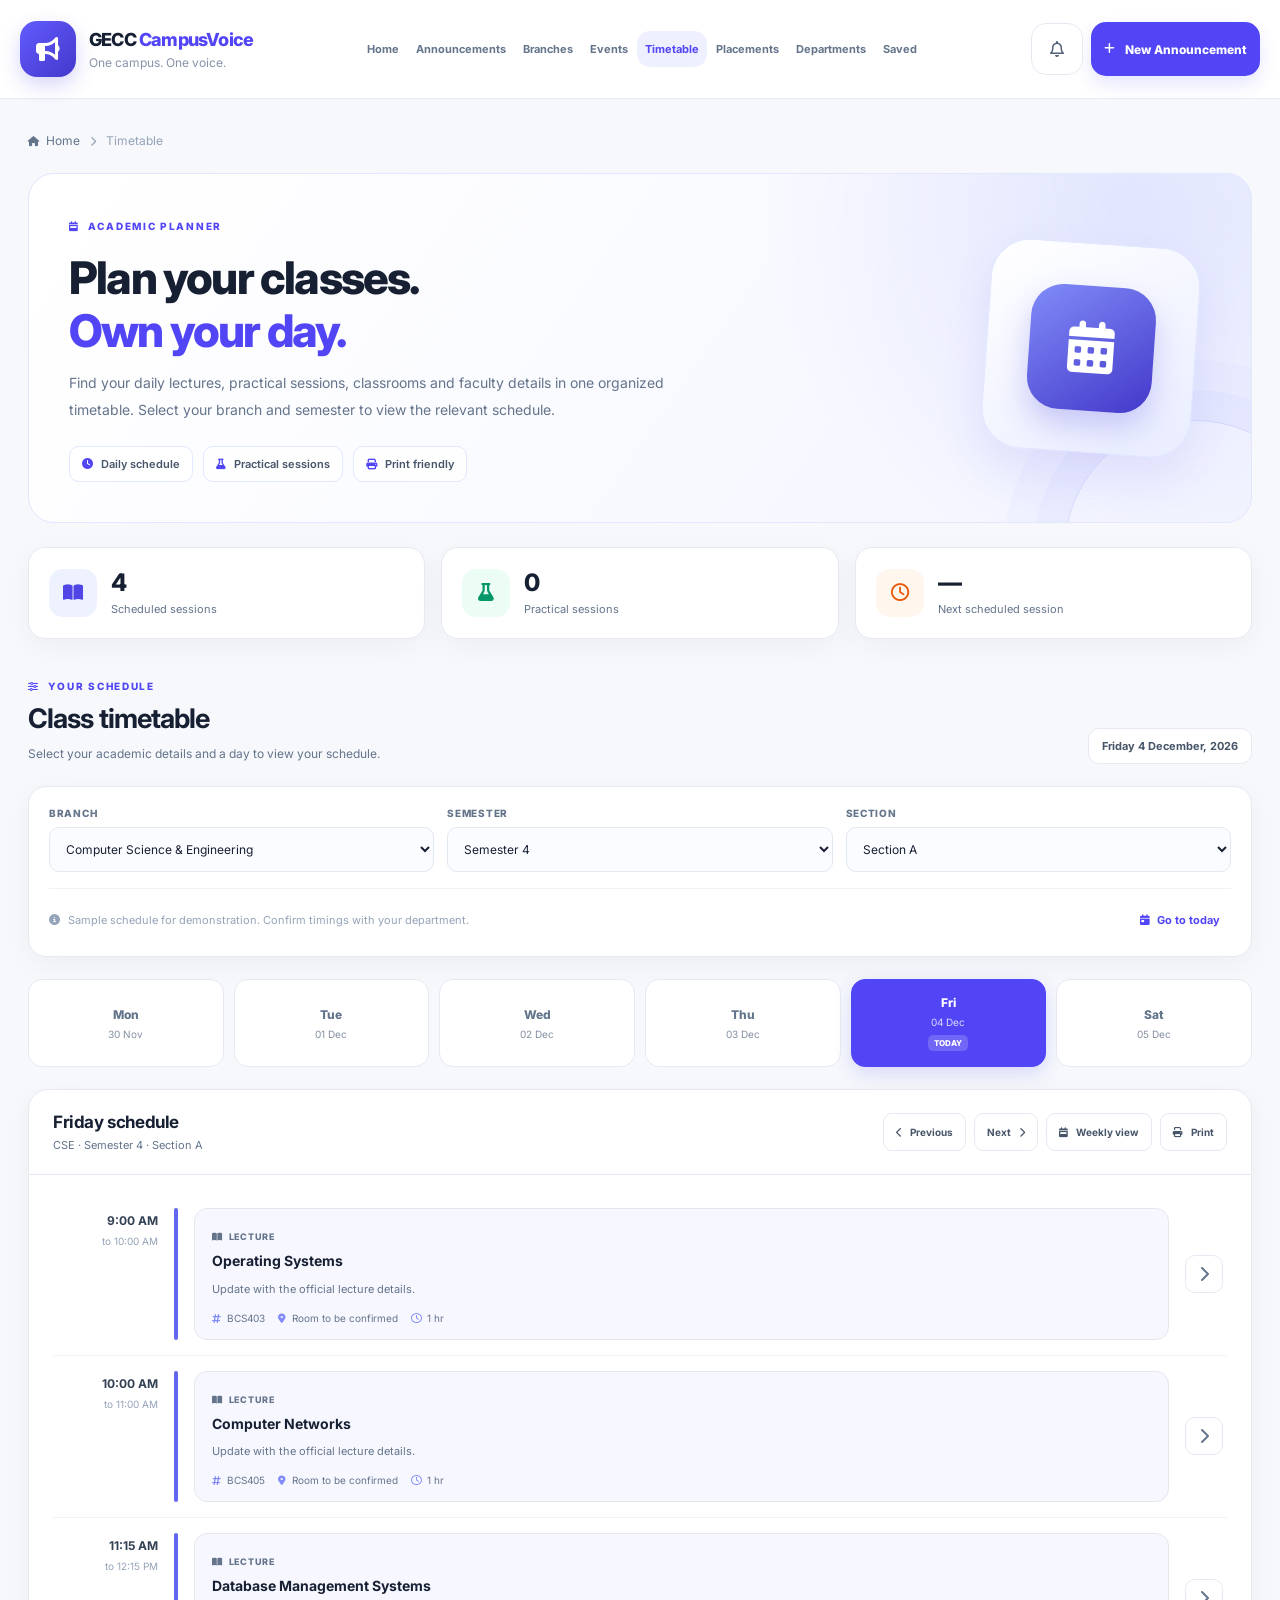
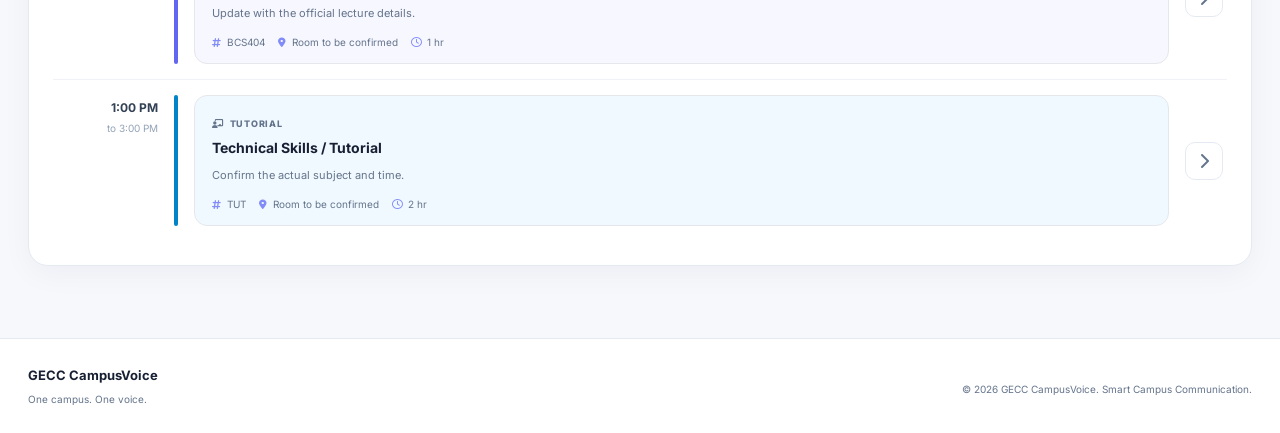
<file: timetable.html>
<!DOCTYPE html>
<html lang="en">
<head>
    <meta charset="UTF-8">
    <meta name="viewport" content="width=device-width, initial-scale=1.0">
    <meta name="description" content="View and organize the GECC CampusVoice weekly class timetable.">
    <meta name="theme-color" content="#f6f8fc">
    <title>Timetable | GECC CampusVoice</title>

    <link rel="preconnect" href="https://fonts.googleapis.com">
    <link rel="preconnect" href="https://fonts.gstatic.com" crossorigin>
    <link href="https://fonts.googleapis.com/css2?family=Inter:wght@400;500;600;700;800&display=swap" rel="stylesheet">
    <link rel="stylesheet" href="https://cdnjs.cloudflare.com/ajax/libs/font-awesome/6.5.2/css/all.min.css">

    <style>
        :root {
            --primary: #5145f5;
            --primary-dark: #4035d9;
            --primary-light: #eef0ff;
            --text: #172033;
            --muted: #64748b;
            --border: #e5eaf2;
            --background: #f6f8fc;
            --white: #ffffff;
            --green: #059669;
            --radius: 18px;
            --shadow: 0 8px 30px rgba(15, 23, 42, .045);
        }

        * {
            box-sizing: border-box;
        }

        html {
            scroll-behavior: smooth;
            scroll-padding-top: 110px;
        }

        body {
            margin: 0;
            color: var(--text);
            background: var(--background);
            font-family: "Inter", sans-serif;
            -webkit-font-smoothing: antialiased;
        }

        button, input, select {
            font: inherit;
        }

        button, a, input, select {
            -webkit-tap-highlight-color: transparent;
        }

        button:focus-visible,
        a:focus-visible,
        input:focus-visible,
        select:focus-visible {
            outline: 3px solid rgba(81, 69, 245, .3);
            outline-offset: 3px;
        }

        a {
            color: inherit;
        }

        body.modal-open {
            overflow: hidden;
        }

        /* NAVBAR */

        .header {
            position: sticky;
            top: 0;
            z-index: 1000;
            background: rgba(255, 255, 255, .97);
            border-bottom: 1px solid var(--border);
            backdrop-filter: blur(18px);
        }

        .header-container {
            width: 100%;
            max-width: 1900px;
            min-height: 98px;
            margin: auto;
            padding: 12px 2.4%;
            display: flex;
            align-items: center;
            justify-content: space-between;
            gap: 20px;
        }

        .brand {
            display: flex;
            align-items: center;
            gap: 13px;
            flex-shrink: 0;
            text-decoration: none;
        }

        .brand-icon {
            width: 56px;
            height: 56px;
            display: grid;
            place-items: center;
            border-radius: 17px;
            color: white;
            background: linear-gradient(135deg, #635bff, #4338ca);
            box-shadow: 0 8px 20px rgba(79, 70, 229, .22);
            font-size: 24px;
        }

        .brand-text h1 {
            margin: 0;
            font-size: 21px;
            font-weight: 800;
            letter-spacing: -.8px;
            white-space: nowrap;
        }

        .brand-text h1 span {
            color: var(--primary);
        }

        .brand-text p {
            margin: 5px 0 0;
            color: #8793a8;
            font-size: 12px;
        }

        .navigation {
            display: flex;
            align-items: center;
            justify-content: center;
            gap: 4px;
        }

        .nav-link {
            display: inline-flex;
            align-items: center;
            justify-content: center;
            padding: 14px 12px;
            border-radius: 13px;
            color: #64748b;
            text-decoration: none;
            font-size: 12px;
            font-weight: 700;
            white-space: nowrap;
            transition: background .2s, color .2s;
        }

        .nav-link:hover,
        .nav-link.active {
            color: var(--primary);
            background: var(--primary-light);
        }

        .header-actions {
            display: flex;
            align-items: center;
            gap: 12px;
            flex-shrink: 0;
        }

        .icon-button,
        .mobile-menu-button {
            position: relative;
            width: 52px;
            height: 52px;
            display: grid;
            place-items: center;
            border: 1px solid var(--border);
            border-radius: 15px;
            background: white;
            color: #526078;
            cursor: pointer;
        }

        .icon-button:hover,
        .mobile-menu-button:hover {
            color: var(--primary);
            background: #f8f9ff;
        }

        .new-button {
            min-height: 54px;
            padding: 0 20px;
            display: inline-flex;
            align-items: center;
            justify-content: center;
            gap: 10px;
            border-radius: 15px;
            color: white;
            background: var(--primary);
            box-shadow: 0 8px 18px rgba(81, 69, 245, .14);
            text-decoration: none;
            font-size: 13px;
            font-weight: 800;
            white-space: nowrap;
            transition: background .2s, transform .2s;
        }

        .new-button:hover {
            color: white;
            background: var(--primary-dark);
            transform: translateY(-1px);
        }

        .mobile-menu-button {
            display: none;
        }

        /* PAGE */

        .page-container {
            width: 100%;
            max-width: 1440px;
            margin: auto;
            padding: 34px 28px 72px;
        }

        .breadcrumb {
            display: flex;
            align-items: center;
            flex-wrap: wrap;
            gap: 10px;
            margin-bottom: 25px;
            color: #94a3b8;
            font-size: 12px;
        }

        .breadcrumb a {
            display: inline-flex;
            align-items: center;
            gap: 7px;
            color: #64748b;
            text-decoration: none;
        }

        .breadcrumb a:hover {
            color: var(--primary);
        }

        .breadcrumb i {
            font-size: 10px;
        }

        /* HERO */

        .shared-hero {
            position: relative;
            isolation: isolate;
            overflow: hidden;
            padding: 40px;
            border: 1px solid #e0e7ff;
            border-radius: 26px;
            background:
                radial-gradient(circle at 90% 10%, rgba(129, 140, 248, .17), transparent 32%),
                linear-gradient(125deg, #fff 5%, #f3f5ff 100%);
        }

        .shared-hero::after {
            content: "";
            position: absolute;
            z-index: -1;
            width: 260px;
            height: 260px;
            right: -75px;
            bottom: -160px;
            border: 1px solid rgba(99, 102, 241, .18);
            border-radius: 50%;
            box-shadow:
                0 0 0 30px rgba(99, 102, 241, .035),
                0 0 0 60px rgba(99, 102, 241, .025);
            pointer-events: none;
        }

        .hero-layout {
            display: grid;
            grid-template-columns: minmax(0, 1fr) 240px;
            align-items: center;
            gap: 35px;
        }

        .eyebrow {
            display: inline-flex;
            align-items: center;
            gap: 8px;
            color: var(--primary);
            font-size: 10px;
            font-weight: 800;
            letter-spacing: 1.7px;
            text-transform: uppercase;
        }

        .shared-hero h2 {
            max-width: 720px;
            margin: 17px 0 13px;
            color: var(--text);
            font-size: clamp(30px, 4vw, 45px);
            line-height: 1.18;
            letter-spacing: -1.8px;
            font-weight: 800;
        }

        .shared-hero h2 span {
            display: block;
            color: var(--primary);
        }

        .hero-description {
            max-width: 650px;
            margin: 0;
            color: var(--muted);
            font-size: 14px;
            line-height: 1.9;
        }

        .hero-badges {
            display: flex;
            flex-wrap: wrap;
            gap: 10px;
            margin-top: 23px;
        }

        .hero-badge {
            display: inline-flex;
            align-items: center;
            gap: 8px;
            padding: 10px 12px;
            border: 1px solid #e2e8ff;
            border-radius: 10px;
            background: rgba(255, 255, 255, .85);
            color: #475569;
            font-size: 11px;
            font-weight: 600;
        }

        .hero-badge i {
            color: var(--primary);
        }

        .hero-art {
            width: 210px;
            height: 210px;
            display: grid;
            place-items: center;
            justify-self: center;
            border: 1px solid #e0e7ff;
            border-radius: 40px;
            background: linear-gradient(145deg, #fff, #e9edff);
            transform: rotate(4deg);
            box-shadow: 0 20px 45px rgba(79, 70, 229, .1);
        }

        .hero-art-inner {
            width: 125px;
            height: 125px;
            display: grid;
            place-items: center;
            border-radius: 32px;
            color: white;
            background: linear-gradient(145deg, #818cf8, #4338ca);
            font-size: 52px;
            box-shadow: 0 15px 30px rgba(79, 70, 229, .25);
        }

        /* SUMMARY CARDS */

        .summary-grid {
            display: grid;
            grid-template-columns: repeat(3, minmax(0, 1fr));
            gap: 16px;
            margin: 24px 0 35px;
        }

        .summary-card {
            display: flex;
            align-items: center;
            gap: 14px;
            min-width: 0;
            padding: 20px;
            border: 1px solid var(--border);
            border-radius: 17px;
            background: white;
            box-shadow: var(--shadow);
        }

        .summary-icon {
            width: 48px;
            height: 48px;
            display: grid;
            place-items: center;
            flex-shrink: 0;
            border-radius: 14px;
            font-size: 18px;
        }

        .summary-icon.indigo {
            color: #4f46e5;
            background: #eef2ff;
        }

        .summary-icon.green {
            color: #059669;
            background: #ecfdf5;
        }

        .summary-icon.orange {
            color: #ea580c;
            background: #fff7ed;
        }

        .summary-number {
            display: block;
            font-size: 24px;
            font-weight: 800;
            letter-spacing: -.8px;
        }

        .summary-label {
            display: block;
            margin-top: 4px;
            color: var(--muted);
            font-size: 11px;
            line-height: 1.5;
        }

        /* SECTION HEADING */

        .section-heading {
            display: flex;
            align-items: flex-end;
            justify-content: space-between;
            gap: 18px;
            margin-bottom: 22px;
        }

        .section-heading h2 {
            margin: 8px 0 0;
            font-size: 27px;
            letter-spacing: -.9px;
        }

        .section-heading p {
            margin: 8px 0 0;
            color: var(--muted);
            font-size: 12px;
            line-height: 1.8;
        }

        .date-label {
            flex-shrink: 0;
            padding: 10px 13px;
            border: 1px solid var(--border);
            border-radius: 11px;
            background: white;
            color: #475569;
            font-size: 11px;
            font-weight: 700;
        }

        /* FILTER PANEL */

        .filter-panel {
            padding: 20px;
            margin-bottom: 22px;
            border: 1px solid var(--border);
            border-radius: 18px;
            background: white;
            box-shadow: var(--shadow);
        }

        .filters-grid {
            display: grid;
            grid-template-columns: repeat(3, minmax(0, 1fr));
            gap: 13px;
        }

        .filter-field label {
            display: block;
            margin-bottom: 8px;
            color: #64748b;
            font-size: 10px;
            font-weight: 800;
            letter-spacing: .7px;
            text-transform: uppercase;
        }

        .filter-field select {
            width: 100%;
            height: 45px;
            padding: 0 12px;
            border: 1px solid #e2e8f0;
            border-radius: 10px;
            outline: none;
            background: #fbfcff;
            color: var(--text);
            font-size: 12px;
        }

        .filter-field select:focus {
            border-color: #818cf8;
            box-shadow: 0 0 0 3px rgba(99, 102, 241, .1);
        }

        .filter-footer {
            display: flex;
            align-items: center;
            justify-content: space-between;
            flex-wrap: wrap;
            gap: 12px;
            margin-top: 16px;
            padding-top: 15px;
            border-top: 1px solid #f0f2f7;
        }

        .filter-note {
            display: flex;
            align-items: center;
            gap: 8px;
            color: #94a3b8;
            font-size: 11px;
        }

        .reset-button {
            display: inline-flex;
            align-items: center;
            gap: 7px;
            padding: 9px 11px;
            border: 0;
            border-radius: 9px;
            background: transparent;
            color: var(--primary);
            font-size: 11px;
            font-weight: 700;
            cursor: pointer;
        }

        .reset-button:hover {
            background: var(--primary-light);
        }

        /* DAY SELECTOR */

        .day-selector {
            display: grid;
            grid-template-columns: repeat(6, minmax(0, 1fr));
            gap: 10px;
            margin-bottom: 22px;
        }

        .day-button {
            min-width: 0;
            padding: 15px 8px;
            border: 1px solid var(--border);
            border-radius: 14px;
            background: white;
            color: #64748b;
            text-align: center;
            cursor: pointer;
            transition: all .2s ease;
        }

        .day-button:hover {
            border-color: #c7d2fe;
            color: var(--primary);
        }

        .day-button.active {
            border-color: var(--primary);
            background: var(--primary);
            color: white;
            box-shadow: 0 7px 18px rgba(79, 70, 229, .17);
        }

        .day-name {
            display: block;
            font-size: 12px;
            font-weight: 800;
        }

        .day-date {
            display: block;
            margin-top: 6px;
            font-size: 10px;
            opacity: .8;
        }

        .today-tag {
            display: inline-block;
            margin-top: 7px;
            padding: 3px 6px;
            border-radius: 5px;
            background: #ecfdf5;
            color: #047857;
            font-size: 8px;
            font-weight: 800;
            text-transform: uppercase;
        }

        .day-button.active .today-tag {
            background: rgba(255, 255, 255, .18);
            color: white;
        }

        /* TIMETABLE PANEL */

        .timetable-panel {
            overflow: hidden;
            border: 1px solid var(--border);
            border-radius: 20px;
            background: white;
            box-shadow: var(--shadow);
        }

        .timetable-header {
            display: flex;
            align-items: center;
            justify-content: space-between;
            gap: 15px;
            padding: 22px 24px;
            border-bottom: 1px solid var(--border);
        }

        .timetable-header h3 {
            margin: 0;
            font-size: 17px;
            letter-spacing: -.4px;
        }

        .timetable-header p {
            margin: 6px 0 0;
            color: var(--muted);
            font-size: 11px;
        }

        .timetable-actions {
            display: flex;
            flex-wrap: wrap;
            gap: 8px;
        }

        .small-button {
            min-height: 38px;
            padding: 9px 12px;
            display: inline-flex;
            align-items: center;
            justify-content: center;
            gap: 8px;
            border: 1px solid var(--border);
            border-radius: 9px;
            background: white;
            color: #475569;
            font-size: 10px;
            font-weight: 700;
            cursor: pointer;
            transition: all .2s ease;
        }

        .small-button:hover {
            border-color: #c7d2fe;
            background: #f8faff;
            color: var(--primary);
        }

        .schedule-list {
            padding: 18px 24px 24px;
        }

        .schedule-item {
            position: relative;
            display: grid;
            grid-template-columns: 105px 4px minmax(0, 1fr) 42px;
            align-items: stretch;
            gap: 16px;
            padding: 15px 0;
        }

        .schedule-item + .schedule-item {
            border-top: 1px solid #f0f2f7;
        }

        .schedule-time {
            padding-top: 4px;
            text-align: right;
        }

        .schedule-time strong {
            display: block;
            color: #334155;
            font-size: 12px;
            line-height: 1.5;
        }

        .schedule-time span {
            display: block;
            margin-top: 5px;
            color: #94a3b8;
            font-size: 10px;
        }

        .schedule-line {
            width: 4px;
            min-height: 80px;
            border-radius: 6px;
            background: #818cf8;
        }

        .schedule-content {
            min-width: 0;
            padding: 15px 17px;
            border: 1px solid #e5e7eb;
            border-radius: 13px;
            background: #fafbff;
            transition: border-color .2s, background .2s;
        }

        .schedule-content:hover {
            border-color: #c7d2fe;
            background: #f7f8ff;
        }

        .schedule-item[data-subject="lecture"] .schedule-line {
            background: #6366f1;
        }

        .schedule-item[data-subject="lab"] .schedule-line {
            background: #059669;
        }

        .schedule-item[data-subject="break"] .schedule-line {
            background: #f59e0b;
        }

        .schedule-item[data-subject="tutorial"] .schedule-line {
            background: #0284c7;
        }

        .schedule-item[data-subject="lecture"] .schedule-content {
            background: #f7f7ff;
        }

        .schedule-item[data-subject="lab"] .schedule-content {
            background: #f0fdf8;
        }

        .schedule-item[data-subject="break"] .schedule-content {
            background: #fffbeb;
        }

        .schedule-item[data-subject="tutorial"] .schedule-content {
            background: #f0f9ff;
        }

        .class-type {
            display: inline-flex;
            align-items: center;
            gap: 6px;
            margin-bottom: 8px;
            color: #64748b;
            font-size: 9px;
            font-weight: 800;
            letter-spacing: .7px;
            text-transform: uppercase;
        }

        .schedule-content h4 {
            margin: 0;
            font-size: 14px;
            line-height: 1.6;
            overflow-wrap: anywhere;
        }

        .schedule-content p {
            margin: 7px 0 0;
            color: #64748b;
            font-size: 11px;
            line-height: 1.8;
            overflow-wrap: anywhere;
        }

        .class-meta {
            display: flex;
            flex-wrap: wrap;
            gap: 13px;
            margin-top: 12px;
        }

        .class-meta span {
            display: inline-flex;
            align-items: center;
            gap: 6px;
            color: #64748b;
            font-size: 10px;
        }

        .class-meta i {
            color: #818cf8;
        }

        .schedule-details {
            align-self: center;
            width: 38px;
            height: 38px;
            display: grid;
            place-items: center;
            border: 1px solid var(--border);
            border-radius: 10px;
            background: white;
            color: #64748b;
            cursor: pointer;
        }

        .schedule-details:hover {
            border-color: #c7d2fe;
            color: var(--primary);
        }

        .break-item .schedule-content {
            display: flex;
            align-items: center;
            gap: 13px;
            padding: 13px 17px;
        }

        .break-icon {
            width: 38px;
            height: 38px;
            display: grid;
            place-items: center;
            flex-shrink: 0;
            border-radius: 11px;
            background: #fef3c7;
            color: #b45309;
        }

        .break-item .schedule-content h4 {
            font-size: 12px;
        }

        .break-item .schedule-content p {
            margin-top: 4px;
            font-size: 10px;
        }

        .empty-day {
            display: none;
            padding: 50px 20px;
            text-align: center;
        }

        .empty-day.visible {
            display: block;
        }

        .empty-day-icon {
            width: 62px;
            height: 62px;
            display: grid;
            place-items: center;
            margin: 0 auto 16px;
            border-radius: 19px;
            background: #eef2ff;
            color: var(--primary);
            font-size: 24px;
        }

        .empty-day h3 {
            margin: 0 0 8px;
            font-size: 17px;
        }

        .empty-day p {
            margin: 0;
            color: var(--muted);
            font-size: 12px;
            line-height: 1.8;
        }

        /* WEEKLY VIEW */

        .weekly-view {
            display: none;
            margin-top: 26px;
        }

        .weekly-view.visible {
            display: block;
        }

        .weekly-grid {
            display: grid;
            grid-template-columns: repeat(3, minmax(0, 1fr));
            gap: 14px;
        }

        .weekly-day {
            min-width: 0;
            padding: 18px;
            border: 1px solid var(--border);
            border-radius: 15px;
            background: white;
            box-shadow: var(--shadow);
        }

        .weekly-day-heading {
            display: flex;
            align-items: center;
            justify-content: space-between;
            gap: 10px;
            margin-bottom: 14px;
            padding-bottom: 12px;
            border-bottom: 1px solid #edf0f5;
        }

        .weekly-day-heading h4 {
            margin: 0;
            font-size: 13px;
        }

        .weekly-day-heading span {
            color: #94a3b8;
            font-size: 10px;
        }

        .weekly-class {
            padding: 10px 11px;
            border-left: 3px solid #6366f1;
            border-radius: 7px;
            background: #f7f7ff;
        }

        .weekly-class + .weekly-class {
            margin-top: 8px;
        }

        .weekly-class.lab {
            border-left-color: #059669;
            background: #f0fdf8;
        }

        .weekly-class.break {
            border-left-color: #f59e0b;
            background: #fffbeb;
        }

        .weekly-class strong {
            display: block;
            font-size: 11px;
            line-height: 1.6;
        }

        .weekly-class span {
            display: block;
            margin-top: 4px;
            color: #64748b;
            font-size: 9px;
            line-height: 1.7;
        }

        .weekly-empty {
            color: #94a3b8;
            font-size: 11px;
        }

        /* DETAILS MODAL */

        .class-modal {
            position: fixed;
            inset: 0;
            z-index: 2000;
            display: none;
            align-items: center;
            justify-content: center;
            padding: 20px;
            background: rgba(15, 23, 42, .58);
            backdrop-filter: blur(7px);
        }

        .class-modal.open {
            display: flex;
        }

        .modal-card {
            position: relative;
            width: min(100%, 560px);
            max-height: min(85vh, 760px);
            overflow-y: auto;
            padding: 30px;
            border: 1px solid rgba(255, 255, 255, .7);
            border-radius: 22px;
            background: white;
            box-shadow: 0 30px 100px rgba(15, 23, 42, .3);
            animation: modalAppear .2s ease;
        }

        @keyframes modalAppear {
            from {
                opacity: 0;
                transform: translateY(10px) scale(.99);
            }

            to {
                opacity: 1;
                transform: translateY(0) scale(1);
            }
        }

        .modal-close {
            position: absolute;
            top: 15px;
            right: 15px;
            width: 40px;
            height: 40px;
            display: grid;
            place-items: center;
            border: 1px solid var(--border);
            border-radius: 12px;
            background: white;
            color: #64748b;
            cursor: pointer;
        }

        .modal-close:hover {
            color: var(--primary);
            background: #f4f5ff;
        }

        .modal-icon {
            width: 55px;
            height: 55px;
            display: grid;
            place-items: center;
            margin-bottom: 17px;
            border-radius: 16px;
            background: #eef2ff;
            color: var(--primary);
            font-size: 22px;
        }

        .modal-card h2 {
            padding-right: 40px;
            margin: 0;
            font-size: 22px;
            line-height: 1.45;
            letter-spacing: -.6px;
        }

        .modal-subtitle {
            margin: 8px 0 20px;
            color: var(--muted);
            font-size: 12px;
            line-height: 1.8;
        }

        .modal-details {
            display: grid;
            grid-template-columns: repeat(2, minmax(0, 1fr));
            gap: 12px;
        }

        .modal-detail {
            min-width: 0;
            padding: 14px;
            border: 1px solid #edf0f5;
            border-radius: 12px;
            background: #fafbff;
        }

        .modal-detail span {
            display: block;
            margin-bottom: 7px;
            color: #94a3b8;
            font-size: 9px;
            font-weight: 800;
            letter-spacing: .6px;
            text-transform: uppercase;
        }

        .modal-detail strong {
            display: block;
            color: #334155;
            font-size: 12px;
            line-height: 1.7;
            overflow-wrap: anywhere;
        }

        .modal-footer {
            margin-top: 18px;
            padding-top: 17px;
            border-top: 1px solid #edf0f5;
        }

        /* FOOTER */

        .page-footer {
            padding: 25px 28px;
            border-top: 1px solid var(--border);
            background: white;
        }

        .footer-inner {
            max-width: 1384px;
            margin: auto;
            display: flex;
            align-items: center;
            justify-content: space-between;
            gap: 18px;
        }

        .footer-brand strong {
            font-size: 13px;
        }

        .footer-brand p,
        .footer-copy {
            margin: 6px 0 0;
            color: var(--muted);
            font-size: 10px;
            line-height: 1.8;
        }

        /* RESPONSIVE */

        @media (max-width: 1450px) {
            .header-container {
                gap: 12px;
                padding-inline: 20px;
            }

            .brand-text h1 {
                font-size: 18px;
            }

            .navigation {
                gap: 1px;
            }

            .nav-link {
                padding: 11px 8px;
                font-size: 11px;
            }

            .header-actions {
                gap: 8px;
            }

            .new-button {
                padding-inline: 13px;
                font-size: 12px;
            }
        }

        @media (max-width: 1100px) {
            .header-container {
                min-height: 78px;
            }

            .mobile-menu-button {
                display: grid;
            }

            .navigation {
                position: absolute;
                top: 100%;
                left: 0;
                right: 0;
                display: none;
                align-items: stretch;
                flex-direction: column;
                gap: 5px;
                padding: 14px 20px 18px;
                border-bottom: 1px solid var(--border);
                background: white;
                box-shadow: 0 15px 25px rgba(15, 23, 42, .06);
            }

            .navigation.mobile-open {
                display: flex;
            }

            .nav-link {
                justify-content: flex-start;
                padding: 13px;
                font-size: 12px;
            }

            .hero-layout {
                grid-template-columns: minmax(0, 1fr) 180px;
                gap: 20px;
            }

            .hero-art {
                width: 165px;
                height: 165px;
                border-radius: 32px;
            }

            .hero-art-inner {
                width: 100px;
                height: 100px;
                font-size: 40px;
            }

            .filters-grid {
                grid-template-columns: repeat(2, minmax(0, 1fr));
            }

            .weekly-grid {
                grid-template-columns: repeat(2, minmax(0, 1fr));
            }
        }

        @media (max-width: 700px) {
            .header-container {
                padding: 10px 12px;
                gap: 7px;
            }

            .brand {
                gap: 8px;
            }

            .brand-icon {
                width: 40px;
                height: 40px;
                border-radius: 12px;
                font-size: 18px;
            }

            .brand-text h1 {
                font-size: 14px;
                letter-spacing: -.4px;
            }

            .brand-text p {
                margin-top: 3px;
                font-size: 9px;
            }

            .header-actions {
                gap: 6px;
            }

            .icon-button,
            .mobile-menu-button {
                width: 36px;
                height: 36px;
                border-radius: 11px;
            }

            .new-button {
                width: 37px;
                min-height: 37px;
                padding: 0;
                border-radius: 11px;
            }

            .new-button span {
                display: none;
            }

            .page-container {
                padding: 24px 14px 50px;
            }

            .breadcrumb {
                margin-bottom: 20px;
                font-size: 10px;
            }

            .shared-hero {
                padding: 25px 21px;
                border-radius: 20px;
            }

            .hero-layout {
                grid-template-columns: 1fr;
            }

            .hero-art {
                display: none;
            }

            .shared-hero h2 {
                font-size: 31px;
                letter-spacing: -1.2px;
            }

            .hero-description {
                font-size: 12px;
            }

            .hero-badge {
                font-size: 10px;
            }

            .summary-grid {
                grid-template-columns: 1fr;
                gap: 10px;
                margin: 16px 0 28px;
            }

            .summary-card {
                padding: 14px;
            }

            .summary-icon {
                width: 40px;
                height: 40px;
                border-radius: 11px;
                font-size: 15px;
            }

            .summary-number {
                font-size: 20px;
            }

            .section-heading {
                align-items: flex-start;
                flex-direction: column;
                gap: 12px;
            }

            .section-heading h2 {
                font-size: 23px;
            }

            .filter-panel {
                padding: 14px;
            }

            .filters-grid {
                grid-template-columns: 1fr;
            }

            .day-selector {
                grid-template-columns: repeat(3, minmax(0, 1fr));
                gap: 8px;
            }

            .day-button {
                padding: 12px 6px;
            }

            .timetable-header {
                align-items: flex-start;
                flex-direction: column;
                padding: 18px;
            }

            .schedule-list {
                padding: 12px;
            }

            .schedule-item {
                grid-template-columns: 68px 3px minmax(0, 1fr);
                gap: 9px;
                padding: 12px 0;
            }

            .schedule-time strong {
                font-size: 10px;
            }

            .schedule-time span {
                font-size: 9px;
            }

            .schedule-line {
                width: 3px;
                min-height: 90px;
            }

            .schedule-content {
                padding: 12px;
            }

            .schedule-content h4 {
                font-size: 12px;
            }

            .schedule-content p {
                font-size: 10px;
            }

            .schedule-details {
                grid-column: 3;
                justify-self: end;
                width: 34px;
                height: 34px;
                margin-top: -3px;
            }

            .break-item .schedule-content {
                grid-column: 3;
            }

            .weekly-grid {
                grid-template-columns: 1fr;
            }

            .modal-card {
                padding: 25px 19px;
                border-radius: 18px;
            }

            .modal-card h2 {
                font-size: 19px;
            }

            .modal-details {
                grid-template-columns: 1fr;
            }

            .footer-inner {
                align-items: flex-start;
                flex-direction: column;
                gap: 8px;
            }

            .page-footer {
                padding-inline: 18px;
            }
        }

        @media print {
            body {
                background: white;
            }

            .header,
            .breadcrumb,
            .shared-hero,
            .summary-grid,
            .filter-panel,
            .day-selector,
            .timetable-actions,
            .page-footer,
            .weekly-view {
                display: none !important;
            }

            .page-container {
                max-width: none;
                padding: 0;
            }

            .timetable-panel {
                border: 0;
                box-shadow: none;
            }

            .schedule-content {
                background: white !important;
            }

            .schedule-item {
                break-inside: avoid;
            }
        }

        @media (prefers-reduced-motion: reduce) {
            *,
            *::before,
            *::after {
                scroll-behavior: auto !important;
                animation-duration: .01ms !important;
                animation-iteration-count: 1 !important;
                transition-duration: .01ms !important;
            }
        }
    </style>
</head>

<body>

    <!-- SHARED NAVBAR -->
    <header class="header">
        <div class="header-container">

            <a class="brand" href="index.html" aria-label="GECC CampusVoice home">
                <span class="brand-icon">
                    <i class="fa-solid fa-bullhorn"></i>
                </span>

                <span class="brand-text">
                    <h1>GECC <span>CampusVoice</span></h1>
                    <p>One campus. One voice.</p>
                </span>
            </a>

            <nav class="navigation" id="mainNavigation" aria-label="Main navigation">
                <a class="nav-link" href="index.html">Home</a>
                <a class="nav-link" href="index.html#announcements">Announcements</a>
                <a class="nav-link" href="index.html#branches">Branches</a>
                <a class="nav-link" href="events.html">Events</a>
                <a class="nav-link active" href="timetable.html" aria-current="page">Timetable</a>
                <a class="nav-link" href="placements.html">Placements</a>
                <a class="nav-link" href="departments.html">Departments</a>
                <a class="nav-link" href="saved.html">Saved</a>
            </nav>

            <div class="header-actions">
                <button class="icon-button" id="notificationToggle"
                        type="button" aria-label="Notifications"
                        title="Notifications">
                    <i class="fa-regular fa-bell"></i>
                </button>

                <a class="new-button" href="index.html?createAnnouncement=1">
                    <i class="fa-solid fa-plus"></i>
                    <span>New Announcement</span>
                </a>

                <button class="mobile-menu-button" id="menuToggle"
                        type="button" aria-label="Open navigation menu"
                        aria-controls="mainNavigation" aria-expanded="false">
                    <i class="fa-solid fa-bars"></i>
                </button>
            </div>

        </div>
    </header>

    <main class="page-container">

        <div class="breadcrumb">
            <a href="index.html"><i class="fa-solid fa-house"></i> Home</a>
            <i class="fa-solid fa-chevron-right"></i>
            <span>Timetable</span>
        </div>

        <!-- SHARED HERO SECTION -->
        <section class="shared-hero">
            <div class="hero-layout">

                <div>
                    <span class="eyebrow">
                        <i class="fa-solid fa-calendar-week"></i>
                        Academic planner
                    </span>

                    <h2>
                        Plan your classes.
                        <span>Own your day.</span>
                    </h2>

                    <p class="hero-description">
                        Find your daily lectures, practical sessions, classrooms and faculty
                        details in one organized timetable. Select your branch and semester
                        to view the relevant schedule.
                    </p>

                    <div class="hero-badges">
                        <span class="hero-badge">
                            <i class="fa-solid fa-clock"></i>
                            Daily schedule
                        </span>

                        <span class="hero-badge">
                            <i class="fa-solid fa-flask"></i>
                            Practical sessions
                        </span>

                        <span class="hero-badge">
                            <i class="fa-solid fa-print"></i>
                            Print friendly
                        </span>
                    </div>
                </div>

                <div class="hero-art" aria-hidden="true">
                    <div class="hero-art-inner">
                        <i class="fa-solid fa-calendar-days"></i>
                    </div>
                </div>

            </div>
        </section>

        <!-- SUMMARY -->
        <section class="summary-grid" aria-label="Daily timetable summary">

            <div class="summary-card">
                <div class="summary-icon indigo">
                    <i class="fa-solid fa-book-open"></i>
                </div>
                <div>
                    <span class="summary-number" id="classCount">0</span>
                    <span class="summary-label">Scheduled sessions</span>
                </div>
            </div>

            <div class="summary-card">
                <div class="summary-icon green">
                    <i class="fa-solid fa-flask"></i>
                </div>
                <div>
                    <span class="summary-number" id="labCount">0</span>
                    <span class="summary-label">Practical sessions</span>
                </div>
            </div>

            <div class="summary-card">
                <div class="summary-icon orange">
                    <i class="fa-regular fa-clock"></i>
                </div>
                <div>
                    <span class="summary-number" id="nextClass">—</span>
                    <span class="summary-label">Next scheduled session</span>
                </div>
            </div>

        </section>

        <!-- FILTERS -->
        <section aria-labelledby="timetableSectionTitle">

            <div class="section-heading">
                <div>
                    <span class="eyebrow">
                        <i class="fa-solid fa-sliders"></i>
                        Your schedule
                    </span>

                    <h2 id="timetableSectionTitle">Class timetable</h2>

                    <p>Select your academic details and a day to view your schedule.</p>
                </div>

                <div class="date-label" id="selectedDateLabel">Loading date...</div>
            </div>

            <div class="filter-panel">

                <div class="filters-grid">

                    <div class="filter-field">
                        <label for="branchFilter">Branch</label>
                        <select id="branchFilter">
                            <option value="CSE">Computer Science & Engineering</option>
                            <option value="ISE">Information Science & Engineering</option>
                            <option value="ECE">Electronics & Communication</option>
                            <option value="ME">Mechanical Engineering</option>
                            <option value="CIVIL">Civil Engineering</option>
                        </select>
                    </div>

                    <div class="filter-field">
                        <label for="semesterFilter">Semester</label>
                        <select id="semesterFilter">
                            <option value="1">Semester 1</option>
                            <option value="2">Semester 2</option>
                            <option value="3">Semester 3</option>
                            <option value="4" selected>Semester 4</option>
                            <option value="5">Semester 5</option>
                            <option value="6">Semester 6</option>
                            <option value="7">Semester 7</option>
                            <option value="8">Semester 8</option>
                        </select>
                    </div>

                    <div class="filter-field">
                        <label for="sectionFilter">Section</label>
                        <select id="sectionFilter">
                            <option value="A">Section A</option>
                            <option value="B">Section B</option>
                            <option value="C">Section C</option>
                        </select>
                    </div>

                </div>

                <div class="filter-footer">
                    <span class="filter-note">
                        <i class="fa-solid fa-circle-info"></i>
                        Sample schedule for demonstration. Confirm timings with your department.
                    </span>

                    <button class="reset-button" id="todayButton" type="button">
                        <i class="fa-solid fa-calendar-day"></i>
                        Go to today
                    </button>
                </div>

            </div>

            <!-- DAY BUTTONS -->
            <div class="day-selector" id="daySelector" aria-label="Choose timetable day"></div>

            <!-- DAILY TIMETABLE -->
            <div class="timetable-panel">

                <div class="timetable-header">
                    <div>
                        <h3 id="dailyHeading">Daily schedule</h3>
                        <p id="dailySubheading">Your classes for the selected day</p>
                    </div>

                    <div class="timetable-actions">
                        <button class="small-button" id="previousDay" type="button">
                            <i class="fa-solid fa-chevron-left"></i>
                            Previous
                        </button>

                        <button class="small-button" id="nextDayButton" type="button">
                            Next
                            <i class="fa-solid fa-chevron-right"></i>
                        </button>

                        <button class="small-button" id="weeklyToggle" type="button">
                            <i class="fa-solid fa-calendar-week"></i>
                            Weekly view
                        </button>

                        <button class="small-button" id="printButton" type="button">
                            <i class="fa-solid fa-print"></i>
                            Print
                        </button>
                    </div>
                </div>

                <div class="schedule-list" id="scheduleList"></div>

                <div class="empty-day" id="emptyDay">
                    <div class="empty-day-icon">
                        <i class="fa-regular fa-calendar-xmark"></i>
                    </div>
                    <h3>No classes scheduled</h3>
                    <p>There are no timetable entries for this day and selection.</p>
                </div>

            </div>

            <!-- WEEKLY VIEW -->
            <section class="weekly-view" id="weeklyView" aria-labelledby="weeklyTitle">
                <div class="section-heading">
                    <div>
                        <span class="eyebrow">
                            <i class="fa-solid fa-calendar-week"></i>
                            Week at a glance
                        </span>
                        <h2 id="weeklyTitle">Weekly schedule</h2>
                        <p>Review the classes scheduled throughout the week.</p>
                    </div>
                </div>

                <div class="weekly-grid" id="weeklyGrid"></div>
            </section>

        </section>

    </main>

    <!-- CLASS DETAILS MODAL -->
    <div class="class-modal" id="classModal"
         role="dialog" aria-modal="true"
         aria-labelledby="modalClassTitle" aria-hidden="true">

        <div class="modal-card">

            <button class="modal-close" id="closeClassModal"
                    type="button" aria-label="Close class details">
                <i class="fa-solid fa-xmark"></i>
            </button>

            <div id="modalClassContent"></div>

        </div>
    </div>

    <!-- FOOTER -->
    <footer class="page-footer">
        <div class="footer-inner">
            <div class="footer-brand">
                <strong>GECC CampusVoice</strong>
                <p>One campus. One voice.</p>
            </div>

            <p class="footer-copy">
                © 2026 GECC CampusVoice. Smart Campus Communication.
            </p>
        </div>
    </footer>

    <script>
        "use strict";

        /*
         * DEMO DATA
         * Replace the sample classes below with your college's actual timetable.
         * Day values use Monday=0, Tuesday=1, ... Saturday=5.
         */

        const timetableData = [
            {
                id: 1, branch: "CSE", semester: "4", section: "A",
                day: 0, start: "09:00", end: "10:00",
                subject: "Design and Analysis of Algorithms",
                code: "BCS401", faculty: "Faculty name to be confirmed",
                room: "Room to be confirmed", type: "lecture",
                note: "Update with the official lecture details."
            },
            {
                id: 2, branch: "CSE", semester: "4", section: "A",
                day: 0, start: "10:00", end: "11:00",
                subject: "Operating Systems",
                code: "BCS403", faculty: "Faculty name to be confirmed",
                room: "Room to be confirmed", type: "lecture",
                note: "Update with the official lecture details."
            },
            {
                id: 3, branch: "CSE", semester: "4", section: "A",
                day: 0, start: "11:00", end: "11:15",
                subject: "Short Break",
                code: "BREAK", faculty: "—", room: "—",
                type: "break", note: "Break between sessions."
            },
            {
                id: 4, branch: "CSE", semester: "4", section: "A",
                day: 0, start: "11:15", end: "12:15",
                subject: "Database Management Systems",
                code: "BCS404", faculty: "Faculty name to be confirmed",
                room: "Room to be confirmed", type: "lecture",
                note: "Update with the official lecture details."
            },
            {
                id: 5, branch: "CSE", semester: "4", section: "A",
                day: 0, start: "12:15", end: "13:00",
                subject: "Lunch Break",
                code: "LUNCH", faculty: "—", room: "—",
                type: "break", note: "Lunch break."
            },
            {
                id: 6, branch: "CSE", semester: "4", section: "A",
                day: 0, start: "13:00", end: "15:00",
                subject: "Programming Laboratory",
                code: "BCSL405", faculty: "Faculty name to be confirmed",
                room: "Lab to be confirmed", type: "lab",
                note: "Confirm the lab batch, room, and practical schedule."
            },
            {
                id: 7, branch: "CSE", semester: "4", section: "A",
                day: 1, start: "09:00", end: "10:00",
                subject: "Database Management Systems",
                code: "BCS404", faculty: "Faculty name to be confirmed",
                room: "Room to be confirmed", type: "lecture",
                note: "Update with the official lecture details."
            },
            {
                id: 8, branch: "CSE", semester: "4", section: "A",
                day: 1, start: "10:00", end: "11:00",
                subject: "Computer Networks",
                code: "BCS405", faculty: "Faculty name to be confirmed",
                room: "Room to be confirmed", type: "lecture",
                note: "Update with the official lecture details."
            },
            {
                id: 9, branch: "CSE", semester: "4", section: "A",
                day: 1, start: "11:15", end: "12:15",
                subject: "Constitution of India",
                code: "BCS409", faculty: "Faculty name to be confirmed",
                room: "Room to be confirmed", type: "tutorial",
                note: "Confirm the course title and scheduled hour."
            },
            {
                id: 10, branch: "CSE", semester: "4", section: "A",
                day: 1, start: "13:00", end: "15:00",
                subject: "Database Laboratory",
                code: "BCSL406", faculty: "Faculty name to be confirmed",
                room: "Lab to be confirmed", type: "lab",
                note: "Confirm the lab batch, room, and practical schedule."
            },
            {
                id: 11, branch: "CSE", semester: "4", section: "A",
                day: 2, start: "09:00", end: "10:00",
                subject: "Operating Systems",
                code: "BCS403", faculty: "Faculty name to be confirmed",
                room: "Room to be confirmed", type: "lecture",
                note: "Update with the official lecture details."
            },
            {
                id: 12, branch: "CSE", semester: "4", section: "A",
                day: 2, start: "10:00", end: "11:00",
                subject: "Design and Analysis of Algorithms",
                code: "BCS401", faculty: "Faculty name to be confirmed",
                room: "Room to be confirmed", type: "lecture",
                note: "Update with the official lecture details."
            },
            {
                id: 13, branch: "CSE", semester: "4", section: "A",
                day: 2, start: "11:15", end: "12:15",
                subject: "Computer Networks",
                code: "BCS405", faculty: "Faculty name to be confirmed",
                room: "Room to be confirmed", type: "lecture",
                note: "Update with the official lecture details."
            },
            {
                id: 14, branch: "CSE", semester: "4", section: "A",
                day: 2, start: "13:00", end: "15:00",
                subject: "Computer Networks Laboratory",
                code: "BCSL407", faculty: "Faculty name to be confirmed",
                room: "Lab to be confirmed", type: "lab",
                note: "Confirm the lab batch, room, and practical schedule."
            },
            {
                id: 15, branch: "CSE", semester: "4", section: "A",
                day: 3, start: "09:00", end: "10:00",
                subject: "Computer Networks",
                code: "BCS405", faculty: "Faculty name to be confirmed",
                room: "Room to be confirmed", type: "lecture",
                note: "Update with the official lecture details."
            },
            {
                id: 16, branch: "CSE", semester: "4", section: "A",
                day: 3, start: "10:00", end: "11:00",
                subject: "Database Management Systems",
                code: "BCS404", faculty: "Faculty name to be confirmed",
                room: "Room to be confirmed", type: "lecture",
                note: "Update with the official lecture details."
            },
            {
                id: 17, branch: "CSE", semester: "4", section: "A",
                day: 3, start: "11:15", end: "12:15",
                subject: "Design and Analysis of Algorithms",
                code: "BCS401", faculty: "Faculty name to be confirmed",
                room: "Room to be confirmed", type: "tutorial",
                note: "Update with the official tutorial details."
            },
            {
                id: 18, branch: "CSE", semester: "4", section: "A",
                day: 3, start: "13:00", end: "15:00",
                subject: "Programming Laboratory",
                code: "BCSL405", faculty: "Faculty name to be confirmed",
                room: "Lab to be confirmed", type: "lab",
                note: "Confirm the lab batch, room, and practical schedule."
            },
            {
                id: 19, branch: "CSE", semester: "4", section: "A",
                day: 4, start: "09:00", end: "10:00",
                subject: "Operating Systems",
                code: "BCS403", faculty: "Faculty name to be confirmed",
                room: "Room to be confirmed", type: "lecture",
                note: "Update with the official lecture details."
            },
            {
                id: 20, branch: "CSE", semester: "4", section: "A",
                day: 4, start: "10:00", end: "11:00",
                subject: "Computer Networks",
                code: "BCS405", faculty: "Faculty name to be confirmed",
                room: "Room to be confirmed", type: "lecture",
                note: "Update with the official lecture details."
            },
            {
                id: 21, branch: "CSE", semester: "4", section: "A",
                day: 4, start: "11:15", end: "12:15",
                subject: "Database Management Systems",
                code: "BCS404", faculty: "Faculty name to be confirmed",
                room: "Room to be confirmed", type: "lecture",
                note: "Update with the official lecture details."
            },
            {
                id: 22, branch: "CSE", semester: "4", section: "A",
                day: 4, start: "13:00", end: "15:00",
                subject: "Technical Skills / Tutorial",
                code: "TUT", faculty: "Faculty name to be confirmed",
                room: "Room to be confirmed", type: "tutorial",
                note: "Confirm the actual subject and time."
            },
            {
                id: 23, branch: "CSE", semester: "4", section: "A",
                day: 5, start: "09:00", end: "10:00",
                subject: "Programming Practice",
                code: "PRACTICE", faculty: "Faculty name to be confirmed",
                room: "Lab to be confirmed", type: "lab",
                note: "Confirm whether a Saturday practical is scheduled."
            },
            {
                id: 24, branch: "CSE", semester: "4", section: "A",
                day: 5, start: "10:00", end: "11:00",
                subject: "Academic Tutorial",
                code: "TUT", faculty: "Faculty name to be confirmed",
                room: "Room to be confirmed", type: "tutorial",
                note: "Confirm the actual subject and time."
            }
        ];

        const DAY_NAMES = [
            "Monday", "Tuesday", "Wednesday",
            "Thursday", "Friday", "Saturday"
        ];

        const DAY_SHORT = ["Mon", "Tue", "Wed", "Thu", "Fri", "Sat"];

        const branchFilter = document.getElementById("branchFilter");
        const semesterFilter = document.getElementById("semesterFilter");
        const sectionFilter = document.getElementById("sectionFilter");
        const daySelector = document.getElementById("daySelector");
        const scheduleList = document.getElementById("scheduleList");
        const emptyDay = document.getElementById("emptyDay");
        const weeklyView = document.getElementById("weeklyView");
        const weeklyGrid = document.getElementById("weeklyGrid");
        const weeklyToggle = document.getElementById("weeklyToggle");
        const classModal = document.getElementById("classModal");
        const modalContent = document.getElementById("modalClassContent");
        const closeModalButton = document.getElementById("closeClassModal");

        let selectedDay = getCurrentDayIndex();
        let lastFocusedElement = null;
        let isWeeklyVisible = false;

        function getCurrentDayIndex() {
            const day = new Date().getDay();

            // Sunday is not included in the Monday-Saturday schedule.
            return day === 0 ? 0 : day - 1;
        }

        function escapeHTML(value) {
            return String(value ?? "").replace(/[&<>"']/g, character => ({
                "&": "&amp;",
                "<": "&lt;",
                ">": "&gt;",
                '"': "&quot;",
                "'": "&#39;"
            })[character]);
        }

        function getSelectedClasses(day) {
            return timetableData
                .filter(item =>
                    item.branch === branchFilter.value &&
                    item.semester === semesterFilter.value &&
                    item.section === sectionFilter.value &&
                    item.day === day
                )
                .sort((a, b) => a.start.localeCompare(b.start));
        }

        function getDateForDay(dayIndex) {
            const today = new Date();
            const mondayOffset = (today.getDay() + 6) % 7;
            const monday = new Date(today);

            monday.setDate(today.getDate() - mondayOffset);
            monday.setHours(0, 0, 0, 0);

            const result = new Date(monday);
            result.setDate(monday.getDate() + dayIndex);

            return result;
        }

        function formatDate(date) {
            return new Intl.DateTimeFormat("en-IN", {
                day: "2-digit",
                month: "short"
            }).format(date);
        }

        function formatFullDate(date) {
            return new Intl.DateTimeFormat("en-IN", {
                weekday: "long",
                day: "numeric",
                month: "long",
                year: "numeric"
            }).format(date);
        }

        function formatTime(time) {
            const [hours, minutes] = time.split(":").map(Number);
            const suffix = hours >= 12 ? "PM" : "AM";
            const hour12 = hours % 12 || 12;

            return `${hour12}:${String(minutes).padStart(2, "0")} ${suffix}`;
        }

        function getDuration(start, end) {
            const [startHour, startMinute] = start.split(":").map(Number);
            const [endHour, endMinute] = end.split(":").map(Number);

            const minutes = (endHour * 60 + endMinute) -
                (startHour * 60 + startMinute);

            if (minutes < 60) return `${minutes} min`;

            const hours = Math.floor(minutes / 60);
            const remainingMinutes = minutes % 60;

            return remainingMinutes
                ? `${hours} hr ${remainingMinutes} min`
                : `${hours} hr`;
        }

        function getTypeIcon(type) {
            const icons = {
                lecture: "fa-book-open",
                lab: "fa-flask",
                break: "fa-mug-hot",
                tutorial: "fa-chalkboard-user"
            };

            return icons[type] || "fa-book";
        }

        function getTypeLabel(type) {
            const labels = {
                lecture: "Lecture",
                lab: "Practical / Lab",
                break: "Break",
                tutorial: "Tutorial"
            };

            return labels[type] || "Class";
        }

        function renderDaySelector() {
            daySelector.innerHTML = DAY_NAMES.map((name, index) => {
                const date = getDateForDay(index);
                const isToday = index === getCurrentDayIndex();

                return `
                    <button class="day-button ${index === selectedDay ? "active" : ""}"
                            type="button"
                            data-day="${index}"
                            aria-pressed="${index === selectedDay}">
                        <span class="day-name">${DAY_SHORT[index]}</span>
                        <span class="day-date">${formatDate(date)}</span>
                        ${isToday ? '<span class="today-tag">Today</span>' : ""}
                    </button>
                `;
            }).join("");
        }

        function renderDailySchedule() {
            const selectedDate = getDateForDay(selectedDay);
            const classes = getSelectedClasses(selectedDay);

            document.getElementById("selectedDateLabel").textContent =
                formatFullDate(selectedDate);

            document.getElementById("dailyHeading").textContent =
                `${DAY_NAMES[selectedDay]} schedule`;

            document.getElementById("dailySubheading").textContent =
                `${branchFilter.value} · Semester ${semesterFilter.value} · Section ${sectionFilter.value}`;

            document.getElementById("classCount").textContent =
                classes.filter(item => item.type !== "break").length;

            document.getElementById("labCount").textContent =
                classes.filter(item => item.type === "lab").length;

            const currentTime = new Date();
            const isSelectedDateToday =
                selectedDate.toDateString() === currentTime.toDateString();

            const nextClass = isSelectedDateToday
                ? classes.find(item =>
                    item.type !== "break" &&
                    item.end > `${String(currentTime.getHours()).padStart(2, "0")}:${String(currentTime.getMinutes()).padStart(2, "0")}`
                )
                : classes.find(item => item.type !== "break");

            document.getElementById("nextClass").textContent =
                nextClass ? formatTime(nextClass.start) : "—";

            renderDaySelector();

            scheduleList.innerHTML = classes.map(item => {
                const isBreak = item.type === "break";

                return `
                    <article class="schedule-item ${isBreak ? "break-item" : ""}"
                             data-subject="${escapeHTML(item.type)}">

                        <div class="schedule-time">
                            <strong>${formatTime(item.start)}</strong>
                            <span>to ${formatTime(item.end)}</span>
                        </div>

                        <div class="schedule-line"></div>

                        <div class="schedule-content">
                            ${isBreak ? `
                                <div class="break-icon">
                                    <i class="fa-solid ${getTypeIcon(item.type)}"></i>
                                </div>
                                <div>
                                    <h4>${escapeHTML(item.subject)}</h4>
                                    <p>${getDuration(item.start, item.end)} · Take a short break</p>
                                </div>
                            ` : `
                                <span class="class-type">
                                    <i class="fa-solid ${getTypeIcon(item.type)}"></i>
                                    ${getTypeLabel(item.type)}
                                </span>

                                <h4>${escapeHTML(item.subject)}</h4>

                                <p>${escapeHTML(item.note)}</p>

                                <div class="class-meta">
                                    <span>
                                        <i class="fa-solid fa-hashtag"></i>
                                        ${escapeHTML(item.code)}
                                    </span>

                                    <span>
                                        <i class="fa-solid fa-location-dot"></i>
                                        ${escapeHTML(item.room)}
                                    </span>

                                    <span>
                                        <i class="fa-regular fa-clock"></i>
                                        ${getDuration(item.start, item.end)}
                                    </span>
                                </div>
                            `}
                        </div>

                        ${isBreak ? `
                            <span></span>
                        ` : `
                            <button class="schedule-details"
                                    type="button"
                                    data-class-id="${item.id}"
                                    aria-label="View details for ${escapeHTML(item.subject)}"
                                    title="View class details">
                                <i class="fa-solid fa-chevron-right"></i>
                            </button>
                        `}
                    </article>
                `;
            }).join("");

            const hasClasses = classes.length > 0;

            emptyDay.classList.toggle("visible", !hasClasses);
            scheduleList.style.display = hasClasses ? "block" : "none";
        }

        function renderWeeklySchedule() {
            weeklyGrid.innerHTML = DAY_NAMES.map((dayName, dayIndex) => {
                const classes = getSelectedClasses(dayIndex);

                const classMarkup = classes.length
                    ? classes.map(item => `
                        <div class="weekly-class ${item.type === "lab" ? "lab" : ""} ${item.type === "break" ? "break" : ""}">
                            <strong>${escapeHTML(item.subject)}</strong>
                            <span>
                                ${formatTime(item.start)} – ${formatTime(item.end)}
                                ${item.code ? ` · ${escapeHTML(item.code)}` : ""}
                            </span>
                        </div>
                    `).join("")
                    : `<p class="weekly-empty">No scheduled classes</p>`;

                return `
                    <article class="weekly-day">
                        <div class="weekly-day-heading">
                            <h4>${dayName}</h4>
                            <span>${formatDate(getDateForDay(dayIndex))}</span>
                        </div>

                        ${classMarkup}
                    </article>
                `;
            }).join("");
        }

        function renderAll() {
            renderDailySchedule();

            if (isWeeklyVisible) {
                renderWeeklySchedule();
            }
        }

        function openClassDetails(id, trigger) {
            const item = timetableData.find(entry => entry.id === id);
            if (!item) return;

            lastFocusedElement = trigger || document.activeElement;

            modalContent.innerHTML = `
                <div class="modal-icon">
                    <i class="fa-solid ${getTypeIcon(item.type)}"></i>
                </div>

                <h2 id="modalClassTitle">${escapeHTML(item.subject)}</h2>

                <p class="modal-subtitle">
                    ${DAY_NAMES[item.day]} · ${formatTime(item.start)} – ${formatTime(item.end)}
                </p>

                <div class="modal-details">
                    <div class="modal-detail">
                        <span>Course code</span>
                        <strong>${escapeHTML(item.code)}</strong>
                    </div>

                    <div class="modal-detail">
                        <span>Session type</span>
                        <strong>${getTypeLabel(item.type)}</strong>
                    </div>

                    <div class="modal-detail">
                        <span>Faculty</span>
                        <strong>${escapeHTML(item.faculty)}</strong>
                    </div>

                    <div class="modal-detail">
                        <span>Classroom / Lab</span>
                        <strong>${escapeHTML(item.room)}</strong>
                    </div>

                    <div class="modal-detail">
                        <span>Branch and semester</span>
                        <strong>${escapeHTML(item.branch)} · Semester ${escapeHTML(item.semester)} · Section ${escapeHTML(item.section)}</strong>
                    </div>

                    <div class="modal-detail">
                        <span>Duration</span>
                        <strong>${getDuration(item.start, item.end)}</strong>
                    </div>
                </div>

                <div class="modal-footer">
                    <p class="filter-note">
                        <i class="fa-solid fa-circle-info"></i>
                        ${escapeHTML(item.note)}
                    </p>
                </div>
            `;

            classModal.classList.add("open");
            classModal.setAttribute("aria-hidden", "false");
            document.body.classList.add("modal-open");
            closeModalButton.focus();
        }

        function closeClassDetails() {
            classModal.classList.remove("open");
            classModal.setAttribute("aria-hidden", "true");
            document.body.classList.remove("modal-open");

            if (lastFocusedElement &&
                typeof lastFocusedElement.focus === "function" &&
                document.contains(lastFocusedElement)) {
                lastFocusedElement.focus();
            }
        }

        function setSelectedDay(day) {
            if (day < 0 || day >= DAY_NAMES.length) return;

            selectedDay = day;
            renderAll();
        }

        function goToToday() {
            selectedDay = getCurrentDayIndex();
            renderAll();
        }

        /* Day selection */
        daySelector.addEventListener("click", event => {
            const button = event.target.closest("[data-day]");
            if (!button) return;

            setSelectedDay(Number(button.dataset.day));
        });

        /* Filters */
        branchFilter.addEventListener("change", renderAll);
        semesterFilter.addEventListener("change", renderAll);
        sectionFilter.addEventListener("change", renderAll);

        document.getElementById("todayButton")
            .addEventListener("click", goToToday);

        document.getElementById("previousDay")
            .addEventListener("click", () => {
                setSelectedDay((selectedDay - 1 + DAY_NAMES.length) % DAY_NAMES.length);
            });

        document.getElementById("nextDayButton")
            .addEventListener("click", () => {
                setSelectedDay((selectedDay + 1) % DAY_NAMES.length);
            });

        /* Weekly view */
        weeklyToggle.addEventListener("click", () => {
            isWeeklyVisible = !isWeeklyVisible;
            weeklyView.classList.toggle("visible", isWeeklyVisible);

            weeklyToggle.innerHTML = isWeeklyVisible
                ? '<i class="fa-solid fa-calendar-day"></i> Daily view'
                : '<i class="fa-solid fa-calendar-week"></i> Weekly view';

            if (isWeeklyVisible) {
                renderWeeklySchedule();
                weeklyView.scrollIntoView({ behavior: "smooth", block: "start" });
            }
        });

        /* Print */
        document.getElementById("printButton")
            .addEventListener("click", () => window.print());

        /* Class details via event delegation */
        scheduleList.addEventListener("click", event => {
            const button = event.target.closest("[data-class-id]");
            if (!button) return;

            openClassDetails(Number(button.dataset.classId), button);
        });

        /* Modal */
        closeModalButton.addEventListener("click", closeClassDetails);

        classModal.addEventListener("click", event => {
            if (event.target === classModal) {
                closeClassDetails();
            }
        });

        document.addEventListener("keydown", event => {
            if (event.key === "Escape" && classModal.classList.contains("open")) {
                closeClassDetails();
            }
        });

        /* Mobile navigation */
        const menuToggle = document.getElementById("menuToggle");
        const mainNavigation = document.getElementById("mainNavigation");

        if (menuToggle && mainNavigation) {
            menuToggle.addEventListener("click", () => {
                const isOpen = mainNavigation.classList.toggle("mobile-open");

                menuToggle.setAttribute("aria-expanded", String(isOpen));
                menuToggle.setAttribute(
                    "aria-label",
                    isOpen ? "Close navigation menu" : "Open navigation menu"
                );

                menuToggle.innerHTML = isOpen
                    ? '<i class="fa-solid fa-xmark"></i>'
                    : '<i class="fa-solid fa-bars"></i>';
            });

            mainNavigation.querySelectorAll("a").forEach(link => {
                link.addEventListener("click", () => {
                    mainNavigation.classList.remove("mobile-open");
                    menuToggle.setAttribute("aria-expanded", "false");
                    menuToggle.setAttribute("aria-label", "Open navigation menu");
                    menuToggle.innerHTML = '<i class="fa-solid fa-bars"></i>';
                });
            });
        }

        document.getElementById("notificationToggle")
            .addEventListener("click", () => {
                window.location.href = "index.html#announcements";
            });

        /* Initial render */
        renderAll();
    </script>

</body>
</html>
</file>
<file: style.css>
/* =========================================================
   GECC CAMPUSVOICE
   Complete Professional Responsive Stylesheet
========================================================= */

/* ---------- 1. Design tokens ---------- */

:root {
    --primary: #4f46e5;
    --primary-dark: #3730a3;
    --primary-light: #eef2ff;

    --text: #172033;
    --text-secondary: #475569;
    --muted: #7b879c;

    --background: #f6f8fc;
    --surface: #ffffff;
    --border: #e5eaf2;

    --success: #15803d;
    --success-bg: #f0fdf4;

    --warning: #c2410c;
    --warning-bg: #fff7ed;

    --danger: #dc2626;

    --radius-sm: 10px;
    --radius-md: 14px;
    --radius-lg: 20px;
    --radius-xl: 25px;

    --shadow-sm: 0 4px 18px rgba(15, 23, 42, 0.035);
    --shadow-md: 0 14px 35px rgba(15, 23, 42, 0.075);
    --shadow-lg: 0 28px 80px rgba(15, 23, 42, 0.2);

    --transition: 0.22s ease;
}

/* ---------- 2. Global reset ---------- */

* {
    box-sizing: border-box;
    margin: 0;
    padding: 0;
}

html {
    scroll-behavior: smooth;
    scroll-padding-top: 100px;
}

body {
    min-height: 100vh;
    overflow-x: hidden;

    color: var(--text);
    background: var(--background);

    font-family: Inter, "Segoe UI", Arial, sans-serif;
    font-size: 14px;
    line-height: 1.65;

    -webkit-font-smoothing: antialiased;
}

body.modal-open {
    overflow: hidden;
}

button,
input,
textarea,
select {
    font: inherit;
}

button {
    cursor: pointer;
}

button:focus-visible,
a:focus-visible,
input:focus-visible,
textarea:focus-visible,
select:focus-visible {
    outline: 3px solid rgba(79, 70, 229, 0.25);
    outline-offset: 3px;
}

a {
    color: inherit;
    text-decoration: none;
}

img {
    display: block;
    max-width: 100%;
}

[hidden] {
    display: none !important;
}

/* =========================================================
   3. HEADER AND NAVIGATION
========================================================= */

.header {
    position: sticky;
    top: 0;
    z-index: 100;

    background: rgba(255, 255, 255, 0.94);
    border-bottom: 1px solid rgba(226, 232, 240, 0.9);

    backdrop-filter: blur(18px);
    -webkit-backdrop-filter: blur(18px);
}

.header-container {
    width: min(1440px, calc(100% - 64px));
    min-height: 78px;
    margin: 0 auto;

    display: flex;
    align-items: center;
    justify-content: space-between;
    gap: 25px;
}

.brand {
    display: flex;
    align-items: center;
    gap: 11px;
    flex-shrink: 0;
}

.brand-icon {
    width: 45px;
    height: 45px;

    display: grid;
    place-items: center;

    color: white;
    background: linear-gradient(135deg, #6366f1, #4338ca);
    border-radius: 14px;

    font-size: 20px;
    box-shadow: 0 7px 16px rgba(79, 70, 229, 0.2);
}

.brand-text h1 {
    color: #172033;
    font-size: 18px;
    font-weight: 800;
    line-height: 1.3;
    letter-spacing: -0.5px;
}

.brand-text h1 span {
    color: var(--primary);
}

.brand-text p {
    margin-top: 3px;
    color: #8792a6;
    font-size: 11px;
}

.navigation {
    display: flex;
    align-items: center;
    justify-content: center;
    gap: 5px;
}

.nav-link {
    padding: 10px 11px;

    color: #64748b;
    border-radius: 10px;

    font-size: 12px;
    font-weight: 650;
    white-space: nowrap;

    transition: var(--transition);
}

.nav-link:hover,
.nav-link.active {
    color: var(--primary);
    background: var(--primary-light);
}

.header-actions {
    display: flex;
    align-items: center;
    gap: 10px;
}

.icon-button,
.mobile-menu-button {
    position: relative;

    width: 42px;
    height: 42px;

    display: grid;
    place-items: center;

    color: #475569;
    background: white;
    border: 1px solid var(--border);
    border-radius: 12px;

    transition: var(--transition);
}

.icon-button:hover,
.mobile-menu-button:hover {
    color: var(--primary);
    background: #f8faff;
    border-color: #c7d2fe;
}

.notification-badge {
    position: absolute;
    top: -5px;
    right: -5px;

    min-width: 19px;
    height: 19px;
    padding: 0 4px;

    display: grid;
    place-items: center;

    color: white;
    background: #ef4444;
    border: 2px solid white;
    border-radius: 999px;

    font-size: 10px;
    font-weight: 800;
}

.new-button,
.primary-button,
.secondary-button,
.cancel-button,
.view-all {
    min-height: 43px;
    padding: 10px 16px;

    display: inline-flex;
    align-items: center;
    justify-content: center;
    gap: 9px;

    border-radius: 11px;

    font-size: 12px;
    font-weight: 750;

    transition: var(--transition);
}

.new-button,
.primary-button {
    color: white;
    background: var(--primary);
    border: 1px solid var(--primary);

    box-shadow: 0 5px 13px rgba(79, 70, 229, 0.12);
}

.new-button:hover,
.primary-button:hover {
    color: white;
    background: var(--primary-dark);
    border-color: var(--primary-dark);
    transform: translateY(-1px);
}

.secondary-button,
.cancel-button,
.view-all {
    color: #475569;
    background: white;
    border: 1px solid #dce3ee;
}

.secondary-button:hover,
.cancel-button:hover,
.view-all:hover {
    color: var(--primary);
    background: #f8faff;
    border-color: #c7d2fe;
}

.mobile-menu-button {
    display: none;
}

/* =========================================================
   4. HERO SECTION
========================================================= */

.hero {
    position: relative;
    isolation: isolate;
    overflow: hidden;

    color: white;
    background: linear-gradient(120deg, #111b40 0%, #292a73 55%, #4f46e5 100%);
}

.hero::before {
    content: "";
    position: absolute;
    inset: 0;
    z-index: -1;

    opacity: 0.18;

    background-image: radial-gradient(
        rgba(255, 255, 255, 0.5) 1px,
        transparent 1px
    );
    background-size: 25px 25px;
}

.hero-container {
    position: relative;

    width: min(1240px, calc(100% - 64px));
    min-height: 500px;
    margin: 0 auto;
    padding: 72px 0;

    display: grid;
    grid-template-columns: 1.1fr 0.9fr;
    align-items: center;
    gap: 60px;
}

.hero-orb {
    position: absolute;
    z-index: -1;

    border-radius: 50%;
    pointer-events: none;
}

.orb-one {
    width: 380px;
    height: 380px;
    top: -180px;
    right: 8%;
    background: rgba(129, 140, 248, 0.16);
}

.orb-two {
    width: 300px;
    height: 300px;
    bottom: -200px;
    left: 25%;
    background: rgba(96, 165, 250, 0.12);
}

.hero-content {
    max-width: 650px;
}

.hero-badge {
    display: inline-flex;
    align-items: center;
    gap: 9px;
    padding: 8px 12px;

    color: #dbeafe;
    background: rgba(255, 255, 255, 0.09);
    border: 1px solid rgba(255, 255, 255, 0.17);
    border-radius: 999px;

    font-size: 10px;
    font-weight: 800;
    letter-spacing: 1px;
}

.live-dot {
    width: 7px;
    height: 7px;
    background: #4ade80;
    border-radius: 50%;
    box-shadow: 0 0 0 4px rgba(74, 222, 128, 0.12);
}

.hero-content h2 {
    margin: 23px 0 17px;

    color: white;
    font-size: clamp(36px, 4.3vw, 58px);
    font-weight: 850;
    line-height: 1.13;
    letter-spacing: -2px;
}

.hero-content h2 span {
    display: block;
    color: #a5b4fc;
}

.hero-description {
    max-width: 550px;

    color: #d4d9f1;
    font-size: 14px;
    line-height: 1.95;
}

.hero-actions {
    display: flex;
    flex-wrap: wrap;
    gap: 12px;
    margin-top: 27px;
}

.hero .primary-button {
    color: #3730a3;
    background: white;
    border-color: white;
}

.hero .primary-button:hover {
    background: #eef2ff;
}

.hero .secondary-button {
    color: white;
    background: rgba(255, 255, 255, 0.08);
    border-color: rgba(255, 255, 255, 0.28);
}

.hero .secondary-button:hover {
    background: rgba(255, 255, 255, 0.16);
}

.hero-trust {
    display: flex;
    align-items: center;
    gap: 13px;
    margin-top: 32px;
}

.avatar-stack {
    display: flex;
    padding-left: 4px;
}

.avatar-stack span {
    width: 30px;
    height: 30px;
    margin-left: -4px;

    display: grid;
    place-items: center;

    color: white;
    background: #818cf8;
    border: 2px solid #28266e;
    border-radius: 50%;

    font-size: 10px;
    font-weight: 800;
}

.avatar-stack span:nth-child(2) {
    background: #0ea5e9;
}

.avatar-stack span:nth-child(3) {
    background: #f59e0b;
}

.avatar-stack span:nth-child(4) {
    background: #10b981;
}

.hero-trust p {
    color: #cbd5e1;
    font-size: 12px;
}

.hero-trust strong {
    color: white;
}

/* Hero preview */

.hero-dashboard {
    position: relative;
    width: 100%;
    max-width: 490px;
    justify-self: end;
}

.dashboard-window {
    padding: 25px;
    color: var(--text);
    background: white;
    border: 1px solid rgba(255, 255, 255, 0.5);
    border-radius: 22px;
    box-shadow: 0 28px 75px rgba(0, 0, 0, 0.2);
}

.dashboard-top {
    display: flex;
    align-items: center;
    justify-content: space-between;
    gap: 15px;
    margin-bottom: 21px;
}

.dashboard-top > div:first-child > span {
    color: #818cf8;
    font-size: 9px;
    font-weight: 800;
    letter-spacing: 1.2px;
}

.dashboard-top h3 {
    margin-top: 4px;
    font-size: 19px;
    font-weight: 800;
    letter-spacing: -0.5px;
}

.online {
    display: flex;
    align-items: center;
    gap: 7px;
    padding: 6px 9px;

    color: #15803d;
    background: #f0fdf4;
    border-radius: 999px;

    font-size: 10px;
    font-weight: 700;
}

.online span {
    width: 6px;
    height: 6px;
    background: #4ade80;
    border-radius: 50%;
}

.dashboard-item {
    display: flex;
    align-items: center;
    gap: 12px;
    padding: 15px 0;
    border-top: 1px solid #f0f2f7;
}

.dashboard-icon,
.stat-icon {
    flex-shrink: 0;
    display: grid;
    place-items: center;
    border-radius: 12px;
}

.dashboard-icon {
    width: 43px;
    height: 43px;
    font-size: 16px;
}

.blue {
    color: #2563eb;
    background: #eff6ff;
}

.purple {
    color: #7c3aed;
    background: #f5f3ff;
}

.orange {
    color: #ea580c;
    background: #fff7ed;
}

.green {
    color: #16a34a;
    background: #f0fdf4;
}

.dashboard-item > div:nth-child(2) {
    min-width: 0;
    flex: 1;
}

.dashboard-item strong {
    display: block;
    font-size: 12px;
    font-weight: 750;
}

.dashboard-item p {
    margin-top: 3px;
    color: #8490a5;
    font-size: 11px;
}

.dashboard-item small {
    color: #8b95a7;
    font-size: 10px;
}

.dashboard-bottom {
    display: flex;
    align-items: center;
    justify-content: space-between;
    gap: 10px;
    padding-top: 17px;
    border-top: 1px solid #f0f2f7;

    color: #64748b;
    font-size: 10px;
}

.dashboard-bottom span {
    display: flex;
    align-items: center;
    gap: 7px;
}

.dashboard-bottom span i {
    color: #16a34a;
}

.floating-notification {
    position: absolute;
    right: -25px;
    bottom: -25px;

    max-width: 270px;
    padding: 15px 18px;

    display: flex;
    align-items: center;
    gap: 12px;

    color: var(--text);
    background: white;
    border: 1px solid #edf0f5;
    border-radius: 15px;

    box-shadow: 0 14px 35px rgba(0, 0, 0, 0.14);
}

.floating-notification-icon {
    width: 40px;
    height: 40px;
    display: grid;
    place-items: center;

    color: var(--primary);
    background: var(--primary-light);
    border-radius: 12px;
}

.floating-notification strong {
    font-size: 11px;
}

.floating-notification p {
    margin-top: 3px;
    color: #8490a5;
    font-size: 10px;
}

/* =========================================================
   5. STATISTICS
========================================================= */

.stats {
    padding: 0 32px;
    background: white;
    border-bottom: 1px solid var(--border);
}

.stats-container {
    width: min(1240px, 100%);
    min-height: 116px;
    margin: 0 auto;

    display: grid;
    grid-template-columns: repeat(4, minmax(0, 1fr));
    align-items: center;
}

.stat-item {
    display: flex;
    align-items: center;
    gap: 14px;
    padding: 22px 24px;
    border-right: 1px solid #edf0f5;
}

.stat-item:first-child {
    padding-left: 0;
}

.stat-item:last-child {
    border-right: 0;
}

.stat-icon {
    width: 48px;
    height: 48px;
    font-size: 18px;
}

.stat-item strong {
    display: block;
    color: #172033;
    font-size: 23px;
    font-weight: 800;
    letter-spacing: -0.7px;
}

.stat-item span {
    color: #8490a5;
    font-size: 11px;
}

/* =========================================================
   6. ANNOUNCEMENTS SECTION
========================================================= */

.announcements {
    padding: 75px 32px 85px;
    background: var(--background);
}

.section-container {
    width: min(1240px, 100%);
    margin: 0 auto;
}

.section-heading {
    display: flex;
    align-items: flex-end;
    justify-content: space-between;
    gap: 25px;
    margin-bottom: 27px;
}

.section-label {
    color: var(--primary);
    font-size: 10px;
    font-weight: 850;
    letter-spacing: 1.4px;
}

.section-heading h2,
.cta h2 {
    margin-top: 9px;
    color: #172033;
    font-size: clamp(27px, 3vw, 36px);
    font-weight: 850;
    line-height: 1.25;
    letter-spacing: -1px;
}

.section-heading p {
    max-width: 650px;
    margin-top: 10px;
    color: #748198;
    font-size: 13px;
    line-height: 1.8;
}

.section-heading .view-all {
    flex-shrink: 0;
}

/* Priority notice */

.priority-info {
    display: flex;
    align-items: flex-start;
    gap: 14px;
    margin-bottom: 25px;
    padding: 19px 21px;

    background: linear-gradient(110deg, #fff7ed, #fffaf5);
    border: 1px solid #fed7aa;
    border-radius: 16px;
}

.priority-info-icon {
    width: 40px;
    height: 40px;
    flex-shrink: 0;

    display: grid;
    place-items: center;

    color: #ea580c;
    background: #ffedd5;
    border-radius: 12px;
}

.priority-info strong {
    color: #9a3412;
    font-size: 13px;
}

.priority-info p {
    margin-top: 4px;
    color: #9a6a4c;
    font-size: 12px;
    line-height: 1.7;
}

/* Search and sort */

.search-row {
    display: grid;
    grid-template-columns: minmax(0, 1fr) 225px;
    gap: 13px;
    margin-bottom: 22px;
}

.search-box,
.sort-box {
    min-height: 51px;
    display: flex;
    align-items: center;
    gap: 12px;
    padding: 0 16px;

    background: white;
    border: 1px solid #e2e8f0;
    border-radius: 13px;

    transition: border-color var(--transition), box-shadow var(--transition);
}

.search-box:focus-within,
.sort-box:focus-within {
    border-color: #a5b4fc;
    box-shadow: 0 0 0 4px rgba(99, 102, 241, 0.08);
}

.search-box > i,
.sort-box > i {
    color: #94a3b8;
    font-size: 14px;
}

.search-box input {
    width: 100%;
    min-width: 0;
    height: 48px;
    flex: 1;

    color: var(--text);
    background: transparent;
    border: 0;
    outline: 0;

    font-size: 12px;
}

.search-box input:focus-visible {
    outline: none;
}

.search-box input::placeholder {
    color: #a0aabc;
}

.clear-search {
    width: 29px;
    height: 29px;
    flex-shrink: 0;

    display: grid;
    place-items: center;

    color: #64748b;
    background: #f1f5f9;
    border: 0;
    border-radius: 8px;
}

.clear-search:hover {
    color: var(--primary);
    background: #e0e7ff;
}

.sort-box select {
    width: 100%;
    min-width: 0;

    color: #334155;
    background: transparent;
    border: 0;
    outline: 0;

    font-size: 12px;
    font-weight: 650;
    cursor: pointer;
}

/* Filters */

.filter-panel {
    display: grid;
    grid-template-columns: 1fr;
    gap: 20px;

    padding: 22px;

    background: white;
    border: 1px solid var(--border);
    border-radius: 17px;
    box-shadow: var(--shadow-sm);
}

.filter-group {
    display: flex;
    align-items: flex-start;
    gap: 25px;
}

.filter-title {
    min-width: 145px;
    padding-top: 8px;

    display: flex;
    align-items: center;
    gap: 9px;

    color: #334155;
    font-size: 12px;
    font-weight: 750;
}

.filter-title i {
    color: #818cf8;
}

.filter-buttons {
    display: flex;
    flex-wrap: wrap;
    gap: 8px;
}

.filter {
    min-height: 34px;
    padding: 7px 13px;

    color: #64748b;
    background: white;
    border: 1px solid #e2e8f0;
    border-radius: 9px;

    font-size: 11px;
    font-weight: 650;

    transition: var(--transition);
}

.filter:hover {
    color: var(--primary);
    background: #f8faff;
    border-color: #c7d2fe;
}

.filter.active {
    color: white;
    background: var(--primary);
    border-color: var(--primary);
}

/* Results row */

.result-bar {
    display: flex;
    align-items: center;
    justify-content: space-between;
    flex-wrap: wrap;
    gap: 12px;
    margin: 25px 0 17px;
}

#resultCount {
    color: #475569;
    font-size: 12px;
    font-weight: 750;
}

.priority-result {
    display: inline-flex;
    align-items: center;
    gap: 8px;
    color: #7c879a;
    font-size: 11px;
}

.priority-result i {
    color: #f97316;
}

/* =========================================================
   7. ANNOUNCEMENT CARDS
========================================================= */

.announcement-grid {
    display: grid;
    grid-template-columns: repeat(3, minmax(0, 1fr));
    align-items: stretch;
    gap: 22px;
}

.announcement-card {
    position: relative;
    isolation: isolate;

    min-width: 0;
    min-height: 320px;
    padding: 24px;

    display: flex;
    flex-direction: column;
    align-items: stretch;

    overflow: hidden;

    color: var(--text);
    background: #ffffff;
    border: 1px solid #e5eaf2;
    border-radius: 20px;

    box-shadow: 0 5px 22px rgba(15, 23, 42, 0.035);

    transition:
        transform 0.24s ease,
        box-shadow 0.24s ease,
        border-color 0.24s ease;

    animation: cardAppear 0.3s ease both;
}

.announcement-card:hover {
    transform: translateY(-4px);
    border-color: #c7d2fe;
    box-shadow: 0 18px 38px rgba(30, 41, 59, 0.09);
}

.announcement-card.high-priority,
.announcement-card.priority {
    background: linear-gradient(145deg, #fffaf5 0%, #ffffff 72%);
    border-color: #fed7aa;
}

.announcement-card.high-priority::before,
.announcement-card.priority::before {
    content: "";
    position: absolute;
    z-index: -1;
    inset: 0 auto 0 0;
    width: 4px;
    background: linear-gradient(180deg, #f97316, #ef4444);
}

@keyframes cardAppear {
    from {
        opacity: 0;
        transform: translateY(8px);
    }

    to {
        opacity: 1;
        transform: translateY(0);
    }
}

/* Priority badge generated by script.js */

.priority-badge,
.priority-label {
    width: fit-content;
    max-width: 100%;
    margin-bottom: 12px;
    padding: 6px 10px;

    display: inline-flex;
    align-items: center;
    gap: 7px;

    color: #c2410c;
    background: #fff1e6;
    border: 1px solid #fed7aa;
    border-radius: 999px;

    font-size: 10px;
    font-weight: 800;
    line-height: 1.5;
}

.priority-badge i,
.priority-label i {
    color: #ea580c;
}

/* Card heading */

.announcement-card .card-top {
    display: flex;
    align-items: center;
    justify-content: space-between;
    flex-wrap: wrap;
    gap: 10px;
    margin-bottom: 17px;
}

.announcement-tag,
.category-tag {
    width: fit-content;
    max-width: 100%;

    display: inline-flex;
    align-items: center;
    gap: 7px;

    padding: 7px 10px;

    color: #4338ca;
    background: #eef2ff;
    border: 1px solid #e0e7ff;
    border-radius: 9px;

    font-size: 11px;
    font-weight: 750;
    line-height: 1.4;
}

.announcement-tag i,
.category-tag i {
    font-size: 12px;
}

.announcement-tag.academic-tag,
.category-tag.category-academic {
    color: #4338ca;
    background: #eef2ff;
    border-color: #e0e7ff;
}

.announcement-tag.events-tag,
.category-tag.category-events {
    color: #047857;
    background: #ecfdf5;
    border-color: #d1fae5;
}

.announcement-tag.placement-tag,
.category-tag.category-placement {
    color: #0369a1;
    background: #f0f9ff;
    border-color: #dbeafe;
}

.announcement-tag.general-tag,
.category-tag.category-general {
    color: #475569;
    background: #f1f5f9;
    border-color: #e2e8f0;
}

.card-time {
    color: #8b95a7;
    font-size: 10px;
    font-weight: 650;
}

/* Title */

.announcement-card h3 {
    margin: 0 0 12px;

    color: #182238;
    font-size: 19px;
    font-weight: 800;
    line-height: 1.45;
    letter-spacing: -0.45px;

    overflow-wrap: anywhere;
}

/* Description */

.announcement-card > p {
    margin: 0 0 18px;

    color: #64748b;
    font-size: 13px;
    line-height: 1.85;

    overflow-wrap: anywhere;
}

/* Type and branch tags */

.announcement-card .card-meta {
    display: flex;
    align-items: center;
    flex-wrap: wrap;
    gap: 7px;
    margin-bottom: 17px;
}

.meta-badge,
.type-tag {
    display: inline-flex;
    align-items: center;
    gap: 6px;

    padding: 5px 9px;

    color: #738097;
    background: #f8fafc;
    border: 1px solid #e8edf4;
    border-radius: 7px;

    font-size: 10px;
    font-weight: 700;
    line-height: 1.5;
}

.meta-badge i,
.type-tag i {
    color: #818cf8;
    font-size: 10px;
}

/* Expiry label */

.expiry-label {
    width: fit-content;
    margin-bottom: 12px;

    display: inline-flex;
    align-items: center;
    gap: 6px;

    color: #b45309;
    font-size: 10px;
    font-weight: 650;
}

/* Card footer */

.announcement-card .card-bottom,
.announcement-card .card-footer {
    display: flex;
    align-items: center;
    justify-content: space-between;
    flex-wrap: wrap;
    gap: 12px;

    margin-top: auto;
    padding-top: 16px;

    border-top: 1px solid #edf0f5;
}

.announcement-card .card-bottom > span,
.announcement-card .card-date {
    display: inline-flex;
    align-items: center;
    gap: 7px;

    color: #64748b;
    font-size: 11px;
    font-weight: 650;
}

.announcement-card .card-bottom > span i,
.announcement-card .card-date i {
    color: #818cf8;
    font-size: 12px;
}

/* Button group */

.announcement-card .card-actions {
    display: flex;
    align-items: center;
    gap: 8px;
}

.announcement-card .small-action,
.announcement-card .read-more,
.announcement-card .view-button {
    min-height: 38px;
    padding: 9px 12px;

    display: inline-flex;
    align-items: center;
    justify-content: center;
    gap: 8px;

    border: 1px solid transparent;
    border-radius: 10px;

    font-size: 11px;
    font-weight: 750;
    line-height: 1.4;
    white-space: nowrap;
    text-decoration: none;

    transition:
        background 0.2s ease,
        color 0.2s ease,
        border-color 0.2s ease,
        transform 0.2s ease;
}

/* Bookmark button */

.announcement-card .small-action {
    min-width: 38px;
    padding: 9px;

    color: #64748b;
    background: white;
    border-color: #dfe5ef;
}

.announcement-card .small-action:hover {
    color: var(--primary);
    background: #eef2ff;
    border-color: #c7d2fe;
}

.announcement-card .small-action.saved {
    color: var(--primary);
    background: #eef2ff;
    border-color: #c7d2fe;
}

/* View details button — fixes default browser button appearance */

.announcement-card .read-more,
.announcement-card .view-button {
    color: #ffffff;
    background: var(--primary);
    border-color: var(--primary);
    cursor: pointer;
}

.announcement-card .read-more i,
.announcement-card .view-button i {
    font-size: 10px;
    transition: transform 0.2s ease;
}

.announcement-card .read-more:hover,
.announcement-card .view-button:hover {
    color: white;
    background: var(--primary-dark);
    border-color: var(--primary-dark);
    transform: translateY(-1px);
}

.announcement-card .read-more:hover i,
.announcement-card .view-button:hover i {
    transform: translateX(3px);
}

/* Student views */

.announcement-card .click-stat {
    margin-top: 13px;

    display: flex;
    align-items: center;
    flex-wrap: wrap;
    gap: 7px;

    color: #7b879c;
    font-size: 11px;
    font-weight: 650;
}

.announcement-card .click-stat i {
    color: #818cf8;
    font-size: 12px;
}

.announcement-card .click-count {
    color: #475569;
    font-weight: 800;
}

.announcement-card .read-indicator {
    color: var(--success);
    font-size: 10px;
    font-weight: 750;
}

/* =========================================================
   8. EMPTY RESULTS
========================================================= */

.no-results {
    padding: 60px 20px;
    text-align: center;

    background: white;
    border: 1px dashed #d5dce8;
    border-radius: 20px;
}

.no-results-icon {
    width: 60px;
    height: 60px;
    margin: 0 auto 17px;

    display: grid;
    place-items: center;

    color: #818cf8;
    background: #eef2ff;
    border-radius: 18px;

    font-size: 21px;
}

.no-results h3 {
    color: #172033;
    font-size: 19px;
    font-weight: 800;
}

.no-results p {
    margin: 8px 0 20px;
    color: #7b879c;
    font-size: 13px;
}

#announcementGrid.empty-grid {
    display: block;
}

#noResults.show {
    display: block;
}

/* =========================================================
   9. CALL TO ACTION
========================================================= */

.cta {
    padding: 35px 32px 75px;
    background: var(--background);
}

.cta-container {
    width: min(1240px, 100%);
    margin: 0 auto;
    padding: 38px 42px;

    display: flex;
    align-items: center;
    justify-content: space-between;
    gap: 28px;

    background: white;
    border: 1px solid var(--border);
    border-radius: 22px;
    box-shadow: var(--shadow-sm);
}

.cta h2 {
    font-size: clamp(24px, 3vw, 32px);
}

.cta p {
    max-width: 650px;
    margin-top: 10px;

    color: #748198;
    font-size: 13px;
    line-height: 1.8;
}

.cta .primary-button {
    flex-shrink: 0;
}

/* =========================================================
   10. MODAL BASE STYLES
========================================================= */

.modal-overlay {
    position: fixed;
    inset: 0;
    z-index: 1000;

    display: flex;
    align-items: center;
    justify-content: center;

    padding: 24px;
    overflow-y: auto;

    background: rgba(15, 23, 42, 0.64);

    backdrop-filter: blur(7px);
    -webkit-backdrop-filter: blur(7px);
}

.modal-overlay[hidden] {
    display: none !important;
}

.modal-overlay.show {
    display: flex;
}

.modal,
.details-modal {
    position: relative;

    width: min(100%, 680px);
    max-height: 90vh;
    overflow-y: auto;

    padding: 32px;

    background: white;
    border: 1px solid rgba(255, 255, 255, 0.7);
    border-radius: 23px;

    box-shadow: var(--shadow-lg);

    animation: modalAppear 0.22s ease-out;
}

@keyframes modalAppear {
    from {
        opacity: 0;
        transform: translateY(12px) scale(0.985);
    }

    to {
        opacity: 1;
        transform: translateY(0) scale(1);
    }
}

.modal::-webkit-scrollbar,
.details-modal::-webkit-scrollbar {
    width: 7px;
}

.modal::-webkit-scrollbar-thumb,
.details-modal::-webkit-scrollbar-thumb {
    background: #cbd5e1;
    border-radius: 20px;
}

.modal-header {
    display: flex;
    align-items: flex-start;
    justify-content: space-between;
    gap: 18px;

    margin-bottom: 27px;
    padding-bottom: 23px;

    border-bottom: 1px solid #edf0f5;
}

.modal-label {
    color: var(--primary);
    font-size: 10px;
    font-weight: 850;
    letter-spacing: 1.2px;
}

.modal-header h2 {
    margin-top: 7px;
    color: #172033;
    font-size: 26px;
    font-weight: 850;
    letter-spacing: -0.7px;
}

.modal-header p {
    margin-top: 7px;
    color: #748198;
    font-size: 12px;
}

.modal-close {
    width: 40px;
    height: 40px;
    flex-shrink: 0;

    display: grid;
    place-items: center;

    color: #475569;
    background: #f1f5f9;
    border: 1px solid #e2e8f0;
    border-radius: 50%;

    transition: var(--transition);
}

.modal-close:hover {
    color: var(--primary);
    background: #e0e7ff;
}

/* =========================================================
   11. CREATE ANNOUNCEMENT FORM
========================================================= */

.form-grid {
    display: grid;
    grid-template-columns: repeat(2, minmax(0, 1fr));
    gap: 20px;
}

.form-group {
    min-width: 0;

    display: flex;
    flex-direction: column;
    gap: 8px;
}

.form-group.full {
    grid-column: 1 / -1;
}

.form-group label {
    color: #334155;
    font-size: 12px;
    font-weight: 750;
}

.form-group input,
.form-group textarea,
.form-group select {
    width: 100%;
    min-height: 45px;
    padding: 12px 13px;

    color: #172033;
    background: white;
    border: 1px solid #dce3ee;
    border-radius: 10px;
    outline: none;

    font-size: 12px;

    transition: border-color var(--transition), box-shadow var(--transition);
}

.form-group textarea {
    min-height: 125px;
    resize: vertical;
    line-height: 1.7;
}

.form-group input:focus,
.form-group textarea:focus,
.form-group select:focus {
    border-color: #818cf8;
    box-shadow: 0 0 0 4px rgba(99, 102, 241, 0.09);
}

.form-group input::placeholder,
.form-group textarea::placeholder {
    color: #a0aabc;
}

.priority-note {
    display: flex;
    align-items: flex-start;
    gap: 12px;

    margin-top: 23px;
    padding: 15px;

    color: #9a3412;
    background: #fff7ed;
    border: 1px solid #fed7aa;
    border-radius: 12px;
}

.priority-note > i {
    margin-top: 2px;
    color: #f97316;
}

.priority-note strong {
    font-size: 12px;
}

.priority-note p {
    margin-top: 4px;
    color: #9a6a4c;
    font-size: 11px;
    line-height: 1.7;
}

.modal-actions {
    display: flex;
    justify-content: flex-end;
    flex-wrap: wrap;
    gap: 10px;

    margin-top: 25px;
    padding-top: 22px;

    border-top: 1px solid #edf0f5;
}

/* =========================================================
   12. ANNOUNCEMENT DETAILS MODAL
========================================================= */

#detailsModal {
    position: fixed;
    inset: 0;
    z-index: 1100;

    display: flex;
    align-items: center;
    justify-content: center;

    padding: 24px;

    background: rgba(15, 23, 42, 0.68);

    backdrop-filter: blur(8px);
    -webkit-backdrop-filter: blur(8px);
}

#detailsModal[hidden] {
    display: none !important;
}

#detailsModal.show {
    display: flex;
}

#detailsModal .details-modal {
    width: min(100%, 740px);
    max-height: 88vh;
    overflow-y: auto;

    padding: 36px;

    background: #ffffff;
    border: 1px solid rgba(255, 255, 255, 0.8);
    border-radius: 24px;

    box-shadow: 0 30px 100px rgba(0, 0, 0, 0.26);
}

#detailsModal .details-close {
    position: sticky;
    top: 0;
    z-index: 5;
    float: right;

    width: 42px;
    height: 42px;
    margin: -12px -12px 10px 12px;

    display: grid;
    place-items: center;

    color: #475569;
    background: #f1f5f9;
    border: 1px solid #e2e8f0;
    border-radius: 50%;

    font-size: 15px;
    cursor: pointer;

    transition: var(--transition);
}

#detailsModal .details-close:hover {
    color: var(--primary);
    background: #e0e7ff;
    transform: rotate(90deg);
}

#detailsContent {
    clear: both;
}

/* Details header */

#detailsContent .details-header {
    display: flex;
    align-items: center;
    gap: 15px;
    margin-bottom: 25px;
}

#detailsContent .details-icon {
    width: 58px;
    height: 58px;
    flex-shrink: 0;

    display: grid;
    place-items: center;

    color: var(--primary);
    background: #eef2ff;
    border: 1px solid #e0e7ff;
    border-radius: 17px;

    font-size: 23px;
}

#detailsContent .details-heading {
    display: flex;
    align-items: flex-start;
    flex-direction: column;
    gap: 8px;
}

#detailsContent .details-category {
    display: inline-flex;
    align-items: center;

    padding: 6px 10px;

    color: #4338ca;
    background: #eef2ff;
    border: 1px solid #e0e7ff;
    border-radius: 999px;

    font-size: 10px;
    font-weight: 800;
    letter-spacing: 0.4px;
}

#detailsContent .details-priority {
    display: inline-flex;
    align-items: center;
    gap: 6px;

    padding: 5px 9px;

    color: #c2410c;
    background: #fff7ed;
    border: 1px solid #fed7aa;
    border-radius: 999px;

    font-size: 10px;
    font-weight: 750;
}

/* Details title */

#detailsContent h2 {
    margin: 0 0 19px;

    color: #172033;
    font-size: clamp(26px, 4vw, 36px);
    font-weight: 850;
    line-height: 1.28;
    letter-spacing: -1px;

    overflow-wrap: anywhere;
}

/* Details description */

#detailsContent .details-description {
    margin: 0 0 28px;

    color: #526178;
    font-size: 15px;
    line-height: 1.95;

    white-space: pre-wrap;
    overflow-wrap: anywhere;
}

/* Details information grid */

#detailsContent .details-grid {
    display: grid;
    grid-template-columns: repeat(2, minmax(0, 1fr));
    gap: 13px;

    margin-top: 24px;
}

#detailsContent .details-info-item {
    min-width: 0;
    padding: 17px;

    display: flex;
    flex-direction: column;
    align-items: flex-start;
    gap: 8px;

    background: #f8fafc;
    border: 1px solid #e8edf4;
    border-radius: 14px;
}

#detailsContent .details-info-item > span {
    display: flex;
    align-items: center;
    gap: 8px;

    color: #7b879c;
    font-size: 11px;
    font-weight: 650;
}

#detailsContent .details-info-item > span i {
    color: #818cf8;
    font-size: 12px;
}

#detailsContent .details-info-item > strong {
    color: #253148;
    font-size: 13px;
    font-weight: 800;
    line-height: 1.5;
    overflow-wrap: anywhere;
}

/* View count */

#detailsContent .details-views {
    margin-top: 22px;
    padding: 15px 17px;

    display: flex;
    align-items: center;
    gap: 9px;

    color: #526178;
    background: #f5f7ff;
    border: 1px solid #e4e7ff;
    border-radius: 12px;

    font-size: 12px;
    font-weight: 650;
}

#detailsContent .details-views > i {
    color: #6366f1;
}

#detailsContent .details-views > strong {
    color: #3730a3;
    font-weight: 850;
}

/* Details actions */

#detailsContent .details-actions {
    display: flex;
    flex-wrap: wrap;
    gap: 10px;

    margin-top: 25px;
    padding-top: 22px;

    border-top: 1px solid #edf0f5;
}

#detailsContent .details-actions button {
    min-height: 43px;
    padding: 11px 15px;

    display: inline-flex;
    align-items: center;
    justify-content: center;
    gap: 8px;

    border-radius: 11px;
    font-size: 11px;
    font-weight: 750;

    transition: var(--transition);
}

#detailsContent .details-actions button:hover {
    transform: translateY(-1px);
}

#detailsContent .details-actions .secondary-button {
    color: #475569;
    background: white;
    border: 1px solid #dce3ee;
}

#detailsContent .details-actions .secondary-button:hover {
    color: var(--primary);
    background: #f8faff;
    border-color: #c7d2fe;
}

/* =========================================================
   13. NOTIFICATION PANEL
========================================================= */

.notification-panel {
    position: fixed;
    top: 74px;
    right: max(25px, calc((100vw - 1440px) / 2));
    z-index: 500;

    width: min(370px, calc(100vw - 30px));
    max-height: min(500px, 75vh);
    overflow-y: auto;

    padding: 20px;

    background: white;
    border: 1px solid var(--border);
    border-radius: 18px;

    box-shadow: 0 20px 55px rgba(15, 23, 42, 0.17);
}

.notification-header {
    display: flex;
    align-items: center;
    justify-content: space-between;
    gap: 12px;

    padding-bottom: 15px;
    border-bottom: 1px solid #edf0f5;
}

.notification-header h3 {
    color: #172033;
    font-size: 16px;
    font-weight: 800;
}

.notification-header button {
    color: var(--primary);
    background: transparent;
    border: 0;
    font-size: 11px;
    font-weight: 750;
}

.notification-item {
    width: 100%;
    padding: 13px 12px;
    margin-top: 10px;

    display: block;
    text-align: left;

    color: #334155;
    background: #ffffff;
    border: 1px solid #e8edf4;
    border-radius: 11px;

    cursor: pointer;
    transition: var(--transition);
}

.notification-item:hover {
    background: #f8faff;
    border-color: #c7d2fe;
}

.notification-item.unread {
    background: #f5f7ff;
    border-color: #dbe2ff;
}

.notification-item p {
    font-size: 12px;
    font-weight: 650;
    line-height: 1.6;
}

.notification-item small {
    display: block;
    margin-top: 5px;
    color: #8792a6;
    font-size: 10px;
}

.empty-notifications {
    padding: 28px 10px;
    color: #94a3b8;
    text-align: center;
    font-size: 12px;
}

/* =========================================================
   14. TOAST MESSAGES
========================================================= */

.toast-container {
    position: fixed;
    right: 22px;
    bottom: 22px;
    z-index: 2000;

    max-width: min(380px, calc(100vw - 32px));

    display: flex;
    flex-direction: column;
    gap: 10px;
}

.toast {
    padding: 14px 18px;

    display: flex;
    align-items: center;
    gap: 10px;

    color: white;
    background: #172033;
    border-radius: 12px;

    box-shadow: 0 12px 30px rgba(0, 0, 0, 0.18);

    font-size: 12px;
    font-weight: 650;

    animation: toastAppear 0.2s ease-out;
}

.toast.success {
    background: #166534;
}

.toast.error {
    background: #b91c1c;
}

.toast.hide {
    opacity: 0;
    transform: translateY(8px);
    transition: 0.25s ease;
}

@keyframes toastAppear {
    from {
        opacity: 0;
        transform: translateY(8px);
    }

    to {
        opacity: 1;
        transform: translateY(0);
    }
}

/* =========================================================
   15. FOOTER
========================================================= */

.footer {
    padding: 28px 32px;
    background: white;
    border-top: 1px solid var(--border);
}

.footer-container {
    width: min(1240px, 100%);
    margin: 0 auto;

    display: flex;
    align-items: center;
    justify-content: space-between;
    gap: 20px;
}

.footer strong {
    color: #172033;
    font-size: 13px;
    font-weight: 800;
}

.footer p {
    margin-top: 4px;
    color: #8490a5;
    font-size: 11px;
}

/* =========================================================
   16. PRINT ANNOUNCEMENT
========================================================= */

@media print {
    body * {
        visibility: hidden;
    }

    #detailsModal,
    #detailsModal * {
        visibility: visible;
    }

    #detailsModal {
        position: absolute;
        inset: 0;
        display: block !important;
        padding: 0;
        overflow: visible;
        background: white;
    }

    #detailsModal .details-modal {
        width: 100%;
        max-height: none;
        overflow: visible;
        padding: 20px;
        border: 0;
        border-radius: 0;
        box-shadow: none;
    }

    #detailsModal .details-close,
    #detailsContent .details-actions {
        display: none !important;
    }
}

/* =========================================================
   17. TABLET RESPONSIVENESS
========================================================= */

@media (max-width: 1200px) {
    .header-container {
        width: calc(100% - 40px);
        gap: 16px;
    }

    .navigation {
        gap: 1px;
    }

    .nav-link {
        padding: 9px 7px;
        font-size: 11px;
    }

    .brand-text h1 {
        font-size: 16px;
    }

    .hero-container {
        gap: 35px;
    }

    .announcement-grid {
        grid-template-columns: repeat(2, minmax(0, 1fr));
    }
}

@media (max-width: 900px) {
    .header-container {
        min-height: 72px;
    }

    .mobile-menu-button {
        display: grid;
    }

    .navigation {
        position: absolute;
        top: calc(100% + 1px);
        left: 0;
        right: 0;

        display: none;
        align-items: stretch;
        flex-direction: column;

        padding: 15px 22px 20px;

        background: white;
        border-bottom: 1px solid var(--border);
        box-shadow: 0 15px 25px rgba(15, 23, 42, 0.07);
    }

    .navigation.mobile-open {
        display: flex;
    }

    .nav-link {
        padding: 12px;
        font-size: 13px;
    }

    .hero-container {
        grid-template-columns: 1fr;
        gap: 55px;
        padding: 65px 0 85px;
    }

    .hero-content {
        max-width: 700px;
    }

    .hero-dashboard {
        width: min(100%, 520px);
        justify-self: center;
    }

    .stats-container {
        grid-template-columns: repeat(2, minmax(0, 1fr));
    }

    .stat-item {
        border-bottom: 1px solid #edf0f5;
    }

    .stat-item:nth-child(2) {
        border-right: 0;
    }

    .stat-item:nth-child(3),
    .stat-item:nth-child(4) {
        border-bottom: 0;
    }

    .stat-item:first-child {
        padding-left: 24px;
    }

    .filter-group {
        flex-direction: column;
        gap: 10px;
    }

    .filter-title {
        min-width: 0;
    }
}

/* =========================================================
   18. MOBILE RESPONSIVENESS
========================================================= */

@media (max-width: 640px) {
    .header-container {
        width: calc(100% - 28px);
        gap: 9px;
    }

    .brand {
        gap: 8px;
    }

    .brand-icon {
        width: 39px;
        height: 39px;
        border-radius: 11px;
        font-size: 17px;
    }

    .brand-text h1 {
        font-size: 14px;
    }

    .brand-text p {
        font-size: 10px;
    }

    .header-actions {
        gap: 7px;
    }

    .header-actions .new-button {
        width: 39px;
        min-height: 39px;
        padding: 0;
        overflow: hidden;
        gap: 0;
        font-size: 0;
    }

    .header-actions .new-button i {
        font-size: 15px;
    }

    .icon-button,
    .mobile-menu-button {
        width: 39px;
        height: 39px;
    }

    .hero-container {
        width: calc(100% - 38px);
        min-height: auto;
        padding: 54px 0 65px;
        gap: 44px;
    }

    .hero-content h2 {
        font-size: clamp(35px, 10vw, 46px);
        letter-spacing: -1.5px;
    }

    .hero-description {
        font-size: 13px;
    }

    .hero-actions {
        flex-direction: column;
        align-items: stretch;
    }

    .hero-actions button {
        width: 100%;
    }

    .dashboard-window {
        padding: 19px;
        border-radius: 18px;
    }

    .floating-notification {
        right: -5px;
        bottom: -25px;
    }

    .stats {
        padding: 0 16px;
    }

    .stats-container {
        min-height: 0;
    }

    .stat-item {
        gap: 10px;
        padding: 18px 8px;
    }

    .stat-item:first-child {
        padding-left: 8px;
    }

    .stat-icon {
        width: 39px;
        height: 39px;
        font-size: 15px;
    }

    .stat-item strong {
        font-size: 19px;
    }

    .stat-item span {
        font-size: 10px;
    }

    .announcements {
        padding: 52px 16px 60px;
    }

    .section-heading {
        align-items: flex-start;
        flex-direction: column;
        gap: 16px;
    }

    .section-heading h2 {
        font-size: 28px;
    }

    .search-row {
        grid-template-columns: minmax(0, 1fr);
    }

    .filter-panel {
        padding: 17px;
        gap: 19px;
    }

    .filter-buttons {
        gap: 7px;
    }

    .filter {
        padding: 7px 10px;
        font-size: 10px;
    }

    .result-bar {
        align-items: flex-start;
        flex-direction: column;
        gap: 8px;
    }

    .announcement-grid {
        grid-template-columns: minmax(0, 1fr);
        gap: 15px;
    }

    .announcement-card {
        min-height: 0;
        padding: 21px;
        border-radius: 17px;
    }

    .announcement-card h3 {
        font-size: 18px;
    }

    .announcement-card .card-bottom,
    .announcement-card .card-footer {
        align-items: flex-start;
    }

    .announcement-card .card-actions {
        margin-left: auto;
    }

    .cta {
        padding: 15px 16px 55px;
    }

    .cta-container {
        align-items: flex-start;
        flex-direction: column;
        padding: 27px 22px;
        border-radius: 18px;
    }

    .cta-container .primary-button {
        width: 100%;
    }

    /* Create announcement modal */

    .modal-overlay {
        align-items: flex-end;
        padding: 10px;
    }

    .modal,
    .details-modal {
        width: 100%;
        max-height: 90dvh;
        padding: 24px 20px;
        border-radius: 22px 22px 16px 16px;
    }

    .modal-header h2 {
        font-size: 23px;
    }

    .form-grid {
        grid-template-columns: minmax(0, 1fr);
        gap: 17px;
    }

    .form-group.full {
        grid-column: auto;
    }

    .modal-actions {
        flex-direction: column-reverse;
    }

    .modal-actions button {
        width: 100%;
    }

    /* Details modal */

    #detailsModal {
        align-items: flex-end;
        padding: 10px;
    }

    #detailsModal .details-modal {
        width: 100%;
        max-height: 90dvh;
        padding: 26px 21px;
        border-radius: 23px 23px 15px 15px;
    }

    #detailsContent .details-header {
        gap: 12px;
        margin-bottom: 21px;
    }

    #detailsContent .details-icon {
        width: 49px;
        height: 49px;
        font-size: 19px;
        border-radius: 14px;
    }

    #detailsContent h2 {
        font-size: 26px;
        letter-spacing: -0.6px;
    }

    #detailsContent .details-description {
        font-size: 14px;
        line-height: 1.85;
    }

    #detailsContent .details-grid {
        grid-template-columns: minmax(0, 1fr);
        gap: 10px;
    }

    #detailsContent .details-info-item {
        padding: 14px;
    }

    #detailsContent .details-actions {
        display: grid;
        grid-template-columns: minmax(0, 1fr) minmax(0, 1fr);
    }

    #detailsContent .details-actions button {
        width: 100%;
        padding: 10px 8px;
        font-size: 10px;
    }

    #detailsContent .details-actions button:last-child {
        grid-column: 1 / -1;
    }

    .footer {
        padding: 25px 18px;
    }

    .footer-container {
        align-items: flex-start;
        flex-direction: column;
        gap: 15px;
    }

    .notification-panel {
        top: 78px;
        right: 12px;
    }

    .toast-container {
        right: 12px;
        bottom: 12px;
    }
}

/* =========================================================
   19. REDUCED MOTION ACCESSIBILITY
========================================================= */

@media (prefers-reduced-motion: reduce) {
    *,
    *::before,
    *::after {
        scroll-behavior: auto !important;
        animation-duration: 0.01ms !important;
        animation-iteration-count: 1 !important;
        transition-duration: 0.01ms !important;
    }

    .announcement-card:hover {
        transform: none;
    }
}



/* Modal visibility fix */
.modal-backdrop {
    position: fixed;
    inset: 0;
    z-index: 2000;
    align-items: center;
    justify-content: center;
    padding: 20px;
    overflow-y: auto;
    background: rgba(15, 23, 42, 0.65);
    backdrop-filter: blur(6px);
}

.modal-backdrop[hidden] {
    display: none !important;
}

.modal-backdrop:not([hidden]) {
    display: flex !important;
}

.modal-card {
    width: min(100%, 700px);
    max-height: 90vh;
    overflow-y: auto;
    padding: 28px;
    background: #fff;
    border: 1px solid #e5eaf2;
    border-radius: 22px;
    box-shadow: 0 25px 80px rgba(15, 23, 42, 0.25);
}

body.modal-open {
    overflow: hidden;
}

@media (max-width: 600px) {
    .modal-backdrop {
        align-items: flex-end;
        padding: 10px;
    }

    .modal-card {
        max-height: 90vh;
        padding: 22px 17px;
        border-radius: 20px 20px 12px 12px;
    }
}



/* =========================================
   CAMPUSVOICE — ANNOUNCEMENT DETAILS MODAL
========================================= */

#detailsModal.modal-backdrop {
    position: fixed;
    inset: 0;
    z-index: 9999;
    display: flex;
    align-items: center;
    justify-content: center;
    padding: 24px;
    overflow-y: auto;
    background: rgba(15, 23, 42, 0.62);
    backdrop-filter: blur(8px);
}

#detailsModal[hidden] {
    display: none !important;
}

#detailsModal .modal-card {
    position: relative;
    width: min(100%, 680px);
    max-height: 88vh;
    overflow-y: auto;
    margin: auto;
    padding: 34px;
    background: #ffffff;
    color: #172033;
    border: 1px solid #e8eaf2;
    border-radius: 24px;
    box-shadow: 0 30px 100px rgba(15, 23, 42, 0.28);
    animation: campusModalEnter 0.22s ease-out;
}

#detailsModal .modal-header {
    display: flex;
    align-items: flex-start;
    justify-content: space-between;
    gap: 20px;
    margin-bottom: 24px;
}

#detailsModal .modal-header > div {
    flex: 1;
    min-width: 0;
}

#detailsModal .eyebrow {
    display: block;
    margin-bottom: 8px;
    color: #6366f1;
    font-size: 11px;
    font-weight: 800;
    letter-spacing: 1.5px;
}

#detailsModal #detailsTitle {
    margin: 0;
    color: #172033;
    font-size: 25px;
    font-weight: 800;
    line-height: 1.3;
}

#detailsModal .modal-close {
    display: inline-flex;
    flex: 0 0 42px;
    align-items: center;
    justify-content: center;
    width: 42px;
    height: 42px;
    padding: 0;
    color: #374151;
    background: #f3f5fa;
    border: 1px solid #e1e5ef;
    border-radius: 50%;
    cursor: pointer;
    transition: background 0.2s, color 0.2s, transform 0.2s;
}

#detailsModal .modal-close:hover {
    color: #ffffff;
    background: #4f46e5;
    transform: rotate(90deg);
}

#detailsModal .details-content {
    color: #374151;
    font-size: 15px;
    line-height: 1.8;
}

#detailsModal .details-content h3 {
    margin: 18px 0 10px;
    color: #172033;
    font-size: 23px;
    font-weight: 800;
    line-height: 1.4;
    overflow-wrap: anywhere;
}

#detailsModal .details-content > p {
    margin: 0 0 22px;
    color: #586174;
    font-size: 15px;
    line-height: 1.85;
    overflow-wrap: anywhere;
}

#detailsModal .details-meta {
    display: flex;
    flex-wrap: wrap;
    align-items: center;
    gap: 8px;
    margin-bottom: 18px;
}

#detailsModal .details-meta > span {
    display: inline-flex;
    align-items: center;
    gap: 7px;
    padding: 6px 11px;
    color: #5145cd;
    background: #f0efff;
    border: 1px solid #e4e1ff;
    border-radius: 999px;
    font-size: 12px;
    font-weight: 700;
    line-height: 1.5;
}

#detailsModal .details-footer {
    display: flex;
    flex-wrap: wrap;
    gap: 10px;
    margin-top: 26px;
    padding-top: 22px;
    border-top: 1px solid #edf0f5;
}

#detailsModal .details-footer .button {
    display: inline-flex;
    align-items: center;
    justify-content: center;
    gap: 9px;
    min-height: 43px;
    padding: 10px 16px;
    border-radius: 11px;
    font-family: inherit;
    font-size: 13px;
    font-weight: 700;
    cursor: pointer;
    transition: transform 0.2s, background 0.2s;
}

#detailsModal .details-footer .button:hover {
    transform: translateY(-2px);
}

#detailsModal .details-footer .button-light {
    color: #344054;
    background: #ffffff;
    border: 1px solid #dfe4ed;
}

#detailsModal .details-footer .button-light:hover {
    background: #f5f6ff;
    border-color: #c7c5ff;
}

#detailsModal .details-footer .button-primary {
    color: #ffffff;
    background: #4f46e5;
    border: 1px solid #4f46e5;
}

#detailsModal .details-footer .button-primary:hover {
    background: #4338ca;
}

body.modal-open {
    overflow: hidden;
}

@keyframes campusModalEnter {
    from {
        opacity: 0;
        transform: translateY(12px) scale(0.98);
    }

    to {
        opacity: 1;
        transform: translateY(0) scale(1);
    }
}

@media (max-width: 600px) {
    #detailsModal.modal-backdrop {
        align-items: center;
        padding: 12px;
    }

    #detailsModal .modal-card {
        max-height: 92vh;
        padding: 22px 18px;
        border-radius: 20px;
    }

    #detailsModal #detailsTitle {
        font-size: 21px;
    }

    #detailsModal .details-content h3 {
        font-size: 20px;
    }

    #detailsModal .details-footer {
        flex-direction: column;
    }

    #detailsModal .details-footer .button {
        width: 100%;
    }
}



/* ==========================================
   GECC CAMPUSVOICE — ANNOUNCEMENT CARD FIX
========================================== */

.announcement-grid {
    display: grid;
    grid-template-columns: repeat(2, minmax(0, 1fr));
    gap: 24px;
    align-items: stretch;
}

.announcement-card {
    min-width: 0;
    display: flex;
    flex-direction: column;
    padding: 26px;
    background: #ffffff;
    border: 1px solid #e2e8f0;
    border-radius: 22px;
    box-shadow: 0 8px 28px rgba(15, 23, 42, 0.045);
    transition: transform 0.2s ease, box-shadow 0.2s ease;
}

.announcement-card:hover {
    transform: translateY(-4px);
    box-shadow: 0 14px 35px rgba(15, 23, 42, 0.09);
}

.announcement-card-top {
    display: flex;
    justify-content: space-between;
    align-items: center;
    gap: 12px;
    margin-bottom: 18px;
}

.announcement-category {
    display: inline-flex;
    align-items: center;
    padding: 7px 12px;
    border-radius: 999px;
    background: #eef2ff;
    color: #4338ca;
    font-size: 12px;
    font-weight: 700;
}

.category-academic {
    background: #eef2ff;
    color: #4338ca;
}

.category-events {
    background: #f3e8ff;
    color: #7e22ce;
}

.category-placement {
    background: #dcfce7;
    color: #166534;
}

.category-general {
    background: #f1f5f9;
    color: #475569;
}

.save-announcement {
    width: 38px;
    height: 38px;
    display: inline-flex;
    align-items: center;
    justify-content: center;
    flex-shrink: 0;
    border: 1px solid #e2e8f0;
    border-radius: 11px;
    background: #ffffff;
    color: #64748b;
    font-size: 16px;
    cursor: pointer;
    transition: background 0.2s ease, color 0.2s ease;
}

.save-announcement:hover,
.save-announcement.saved {
    background: #eef2ff;
    border-color: #c7d2fe;
    color: #4f46e5;
}

.announcement-card-icon {
    width: 46px;
    height: 46px;
    display: flex;
    align-items: center;
    justify-content: center;
    margin-bottom: 16px;
    border-radius: 14px;
    background: #eef2ff;
    color: #4f46e5;
    font-size: 19px;
}

.announcement-card h3 {
    margin: 0 0 12px;
    color: #172033;
    font-size: 21px;
    font-weight: 750;
    line-height: 1.4;
    overflow-wrap: anywhere;
}

.announcement-description {
    margin: 0 0 22px;
    color: #64748b;
    font-size: 15px;
    line-height: 1.85;
    overflow-wrap: anywhere;
    flex: 1;
}

.announcement-meta {
    display: flex;
    flex-wrap: wrap;
    align-items: center;
    gap: 10px 18px;
    margin-bottom: 16px;
    color: #475569;
    font-size: 13px;
}

.announcement-meta span,
.announcement-views {
    display: inline-flex;
    align-items: center;
    gap: 7px;
}

.announcement-meta i,
.announcement-views i {
    color: #64748b;
}

.announcement-card-footer {
    display: flex;
    justify-content: space-between;
    align-items: center;
    flex-wrap: wrap;
    gap: 10px;
    padding: 14px 0;
    border-top: 1px solid #edf0f5;
    border-bottom: 1px solid #edf0f5;
}

.announcement-type {
    display: inline-flex;
    padding: 6px 10px;
    border-radius: 8px;
    background: #f1f5f9;
    color: #475569;
    font-size: 12px;
    font-weight: 650;
}

.announcement-views {
    color: #64748b;
    font-size: 12px;
}

.announcement-author {
    display: flex;
    justify-content: space-between;
    align-items: center;
    flex-wrap: wrap;
    gap: 14px;
    padding-top: 17px;
    color: #64748b;
    font-size: 13px;
}

.read-more-button {
    display: inline-flex;
    align-items: center;
    justify-content: center;
    gap: 9px;
    padding: 10px 14px;
    border: 1px solid #4f46e5;
    border-radius: 10px;
    background: #4f46e5;
    color: #ffffff;
    font-family: inherit;
    font-size: 13px;
    font-weight: 650;
    white-space: nowrap;
    cursor: pointer;
    transition: background 0.2s ease, transform 0.2s ease;
}

.read-more-button:hover {
    background: #4338ca;
    transform: translateX(2px);
}

.read-more-button i {
    font-size: 12px;
}

/* Search and result count */
.result-bar {
    display: flex;
    justify-content: space-between;
    align-items: center;
    flex-wrap: wrap;
    gap: 12px;
    margin: 22px 0;
    color: #475569;
    font-size: 14px;
    font-weight: 650;
}

[hidden] {
    display: none !important;
}

/* Tablet */
@media (max-width: 900px) {
    .announcement-grid {
        grid-template-columns: repeat(2, minmax(0, 1fr));
        gap: 18px;
    }

    .announcement-card {
        padding: 21px;
    }

    .announcement-card h3 {
        font-size: 19px;
    }
}

/* Mobile */
@media (max-width: 600px) {
    .announcement-grid {
        grid-template-columns: 1fr;
        gap: 16px;
    }

    .announcement-card {
        padding: 20px;
        border-radius: 18px;
    }

    .announcement-card h3 {
        font-size: 18px;
    }

    .announcement-description {
        font-size: 14px;
        line-height: 1.75;
    }

    .announcement-author {
        align-items: flex-start;
        flex-direction: column;
    }

    .read-more-button {
        width: 100%;
    }

    .result-bar {
        align-items: flex-start;
        flex-direction: column;
    }
}
</file>
